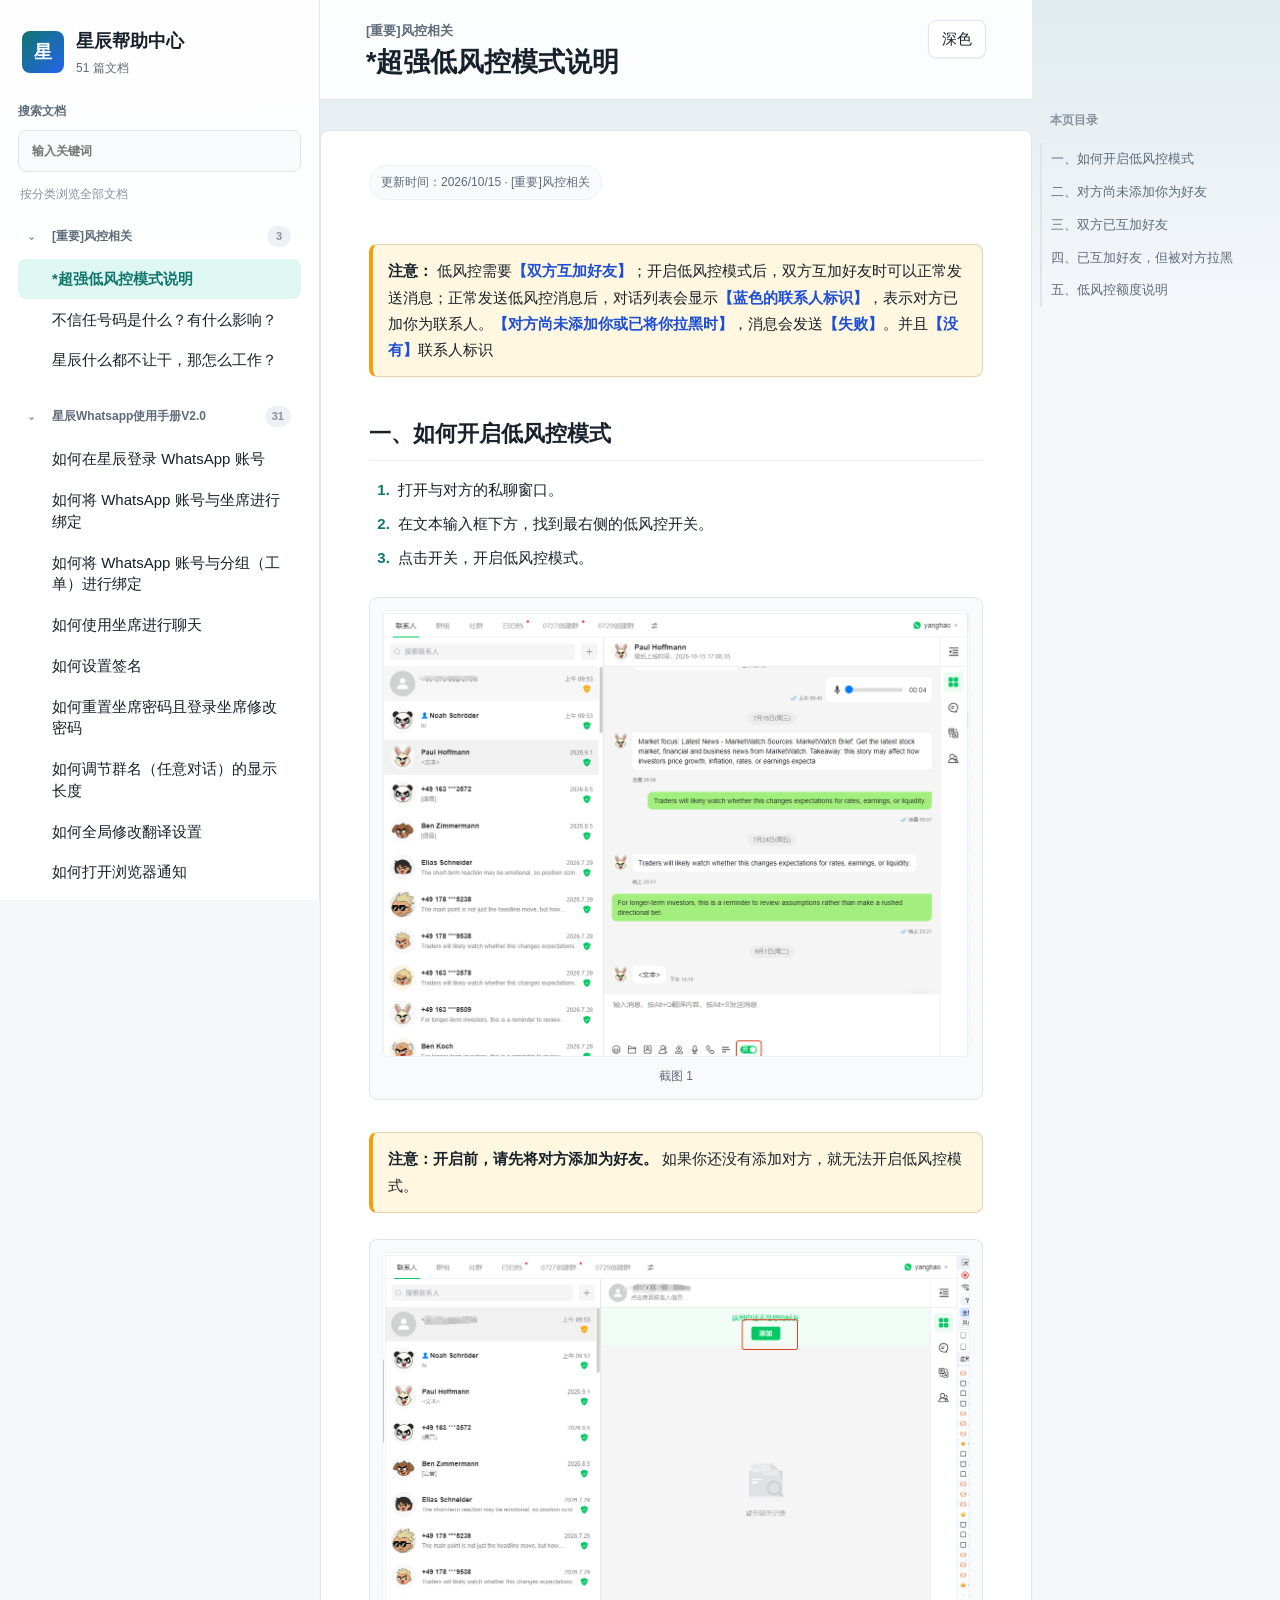
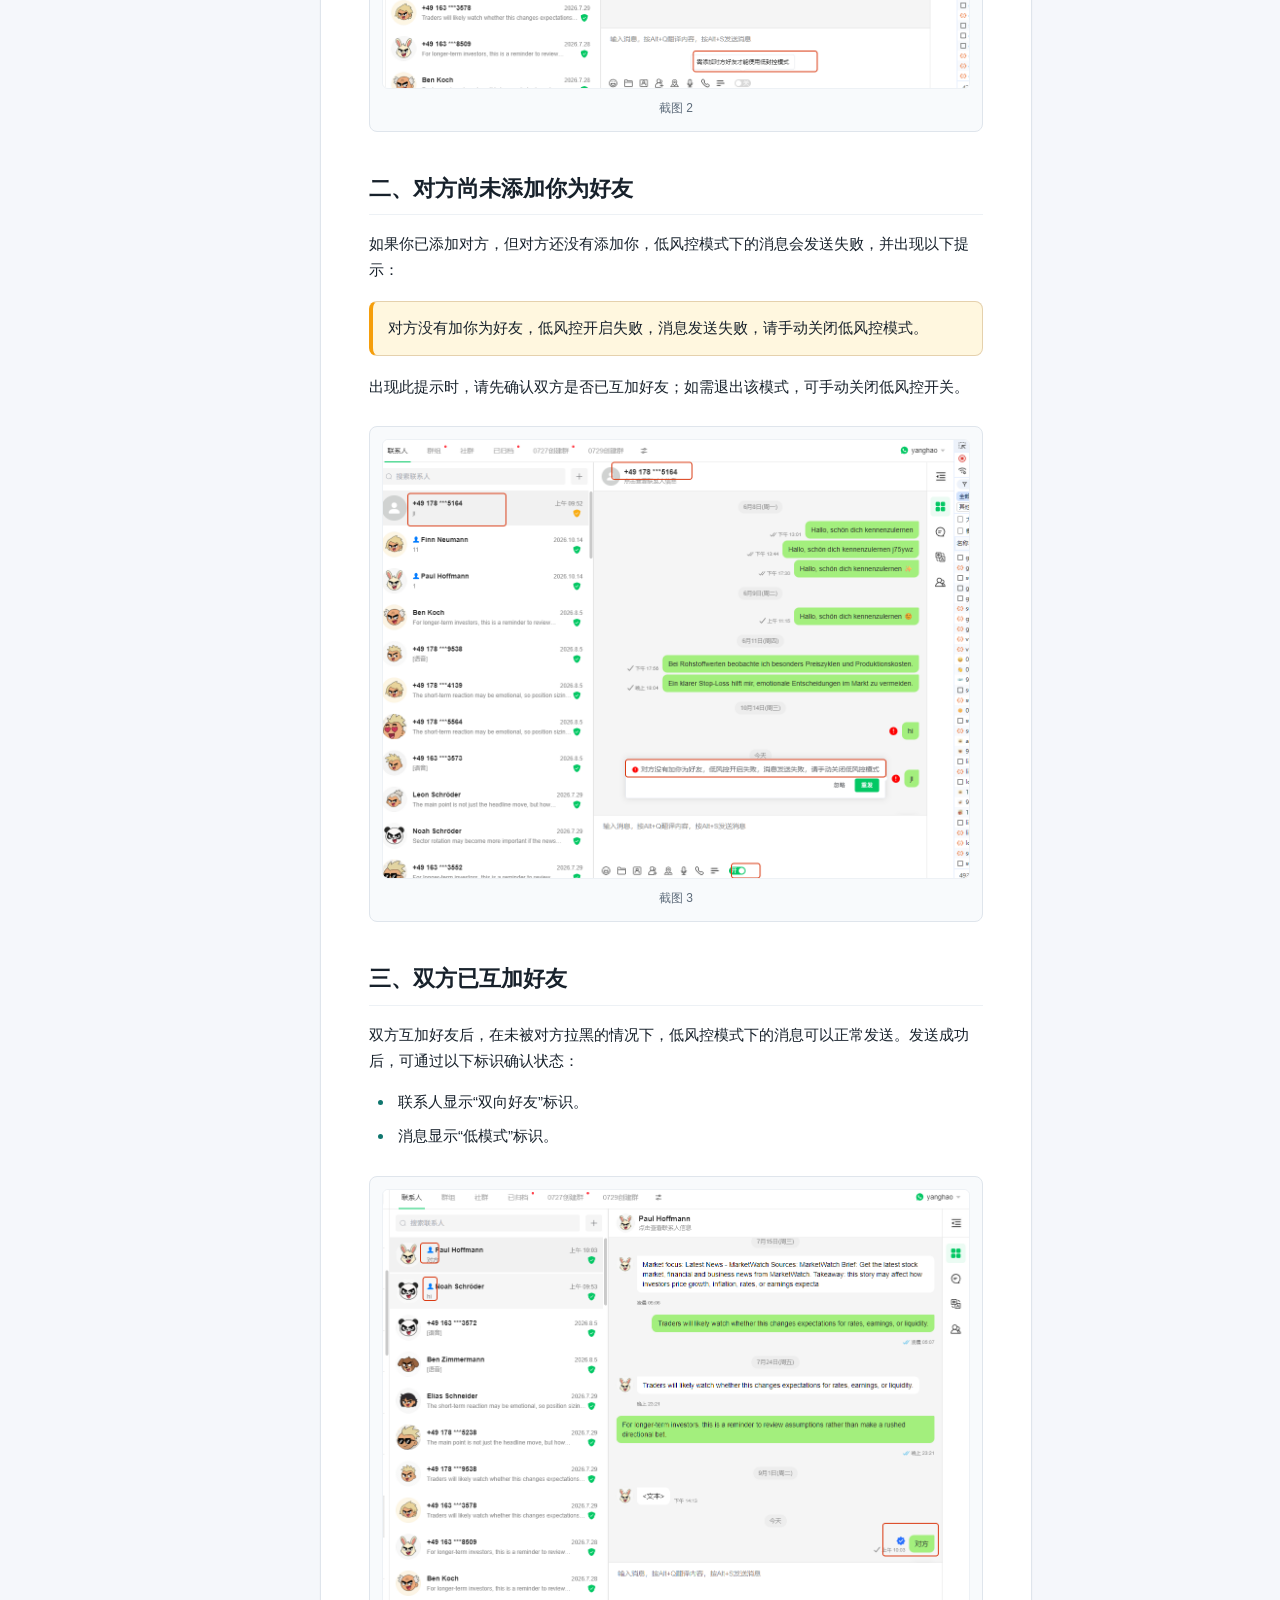
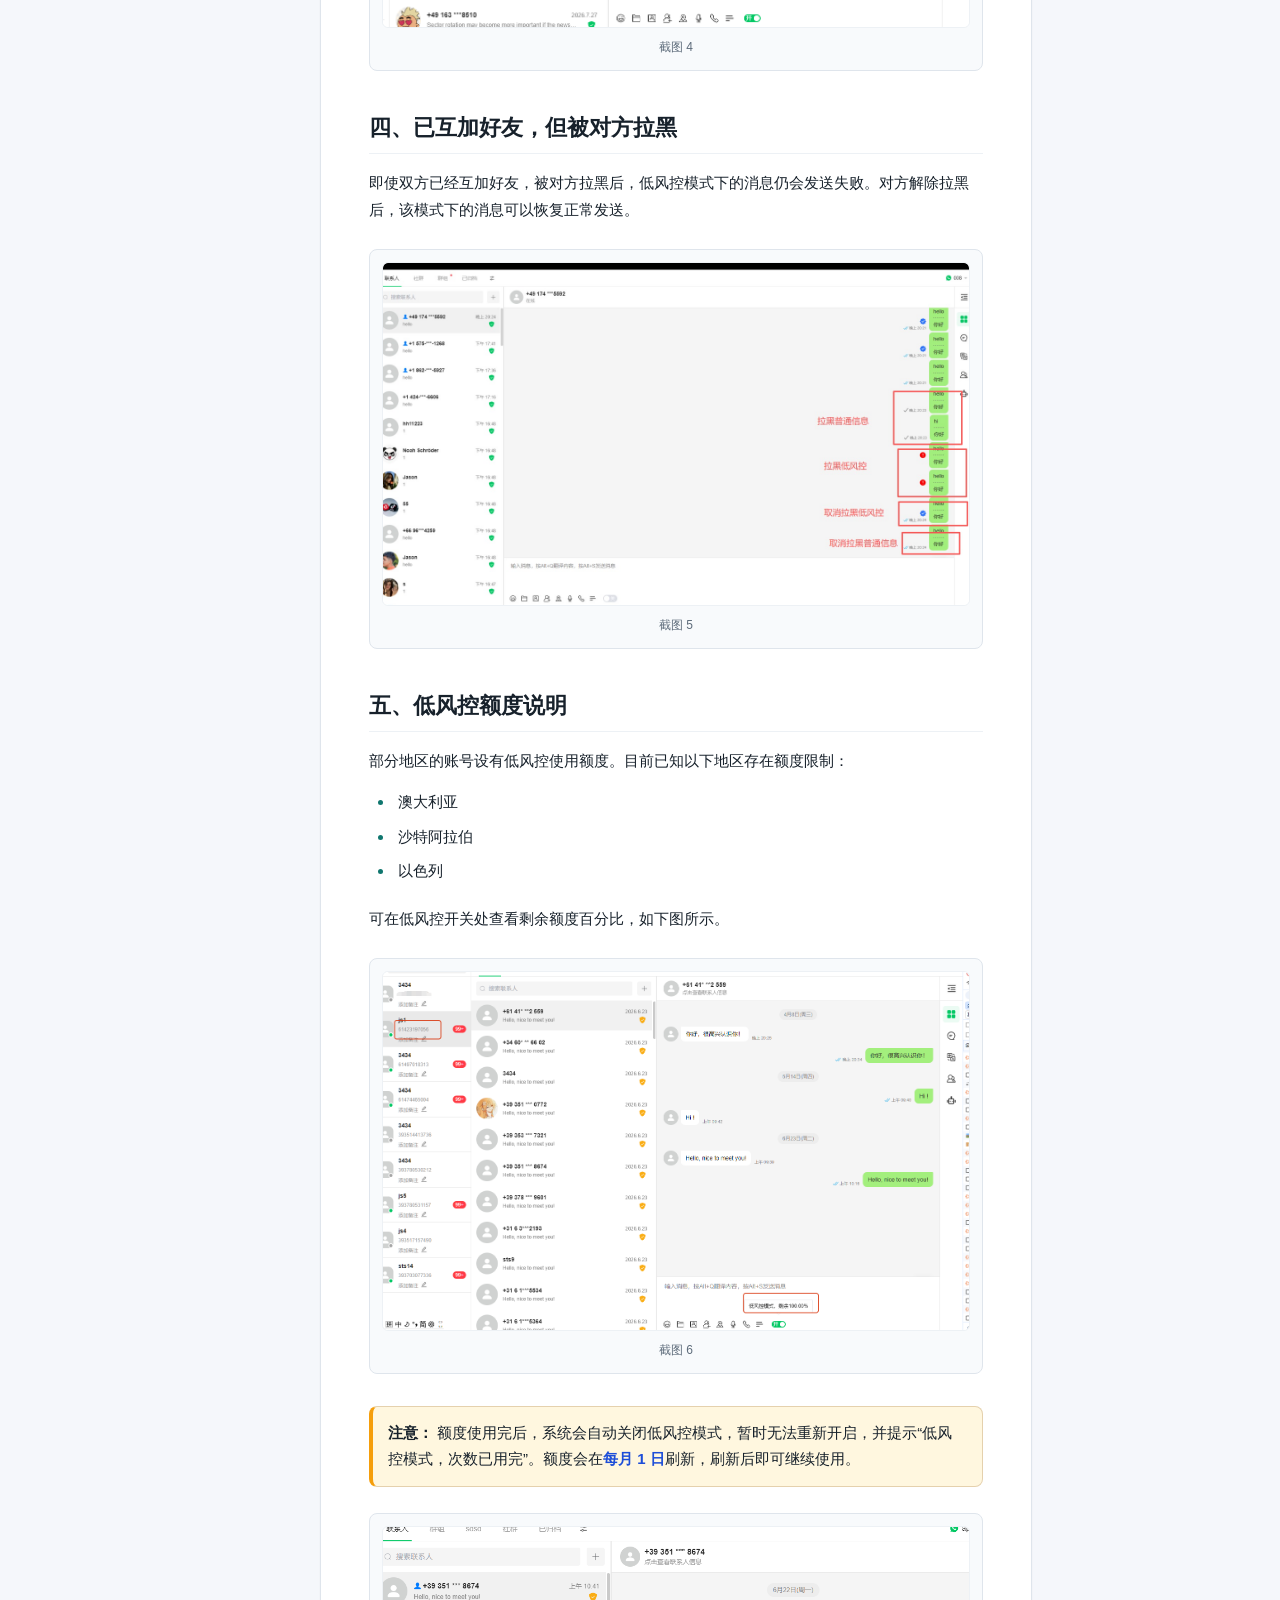
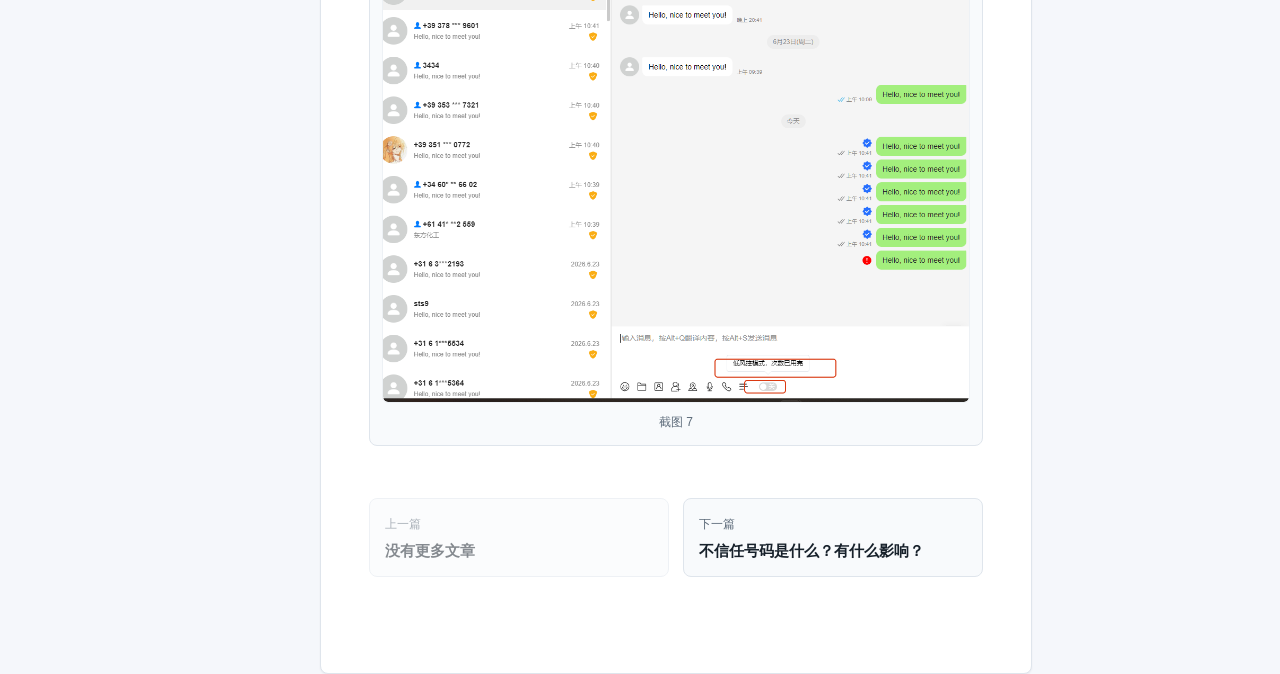
<file: site/index.html>
<!doctype html>
<html lang="zh-CN">
<head>
  <meta charset="utf-8">
  <meta name="viewport" content="width=device-width, initial-scale=1">
  <title>星辰帮助中心</title>
  <link rel="stylesheet" href="./styles.css">
</head>
<body>
  <svg aria-hidden="true" width="0" height="0" style="position:absolute;overflow:hidden">
    <symbol id="icon-chat-trust" viewBox="0 0 1024 1024">
      <path d="M512 64 160 192v266c0 224 142 421 352 502 210-81 352-278 352-502V192L512 64z"></path>
      <path d="M512 164 256 257v209c0 161 100 306 256 379 156-73 256-218 256-379V257L512 164z" opacity=".28"></path>
      <path d="m449 585-98-98-62 62 160 160 286-286-62-62-224 224z" fill="#fff"></path>
    </symbol>
  </svg>
  <div class="progress" id="progress"></div>
  <aside class="sidebar">
    <div class="brand">
      <div class="brand-mark">星</div>
      <div>
        <div class="brand-title">星辰帮助中心</div>
        <div class="brand-subtitle">51 篇文档</div>
      </div>
    </div>
    <label class="search">
      <span>搜索文档</span>
      <input id="searchInput" type="search" placeholder="输入关键词">
    </label>
    <div class="nav-status" id="navStatus"></div>
    <nav id="nav"></nav>
  </aside>
  <main class="content">
    <header class="topbar">
      <button id="menuButton" class="icon-button menu-button" type="button" aria-label="打开目录">☰</button>
      <div class="topbar-copy">
        <div class="breadcrumb" id="breadcrumb">文档</div>
        <h1 id="articleTitle"></h1>
      </div>
      <button id="themeToggle" class="theme-button" type="button" aria-label="切换主题">深色</button>
    </header>
    <article class="doc">
      <div class="meta" id="articleMeta"></div>
      <div id="articleBody"></div>
      <nav class="pager" id="pager"></nav>
    </article>
  </main>
  <aside class="toc">
    <div class="toc-title">本页目录</div>
    <nav id="tocNav"></nav>
  </aside>
  <div class="scrim" id="scrim"></div>
  <div class="lightbox" id="lightbox" aria-hidden="true">
    <button class="lightbox-close" id="lightboxClose" type="button" aria-label="关闭预览">×</button>
    <img id="lightboxImage" alt="">
  </div>
  <script id="docs-data" type="application/json">[{"category":{"id":"ed3f0d7c344fd76e614a5564","name":"[重要]风控相关","articlesCount":3},"articles":[{"id":"6ad1871a5bc74533b1b476fa","title":"*超强低风控模式说明","updatedAt":"2026-10-16T00:00:00+08:00","searchText":"\u003e   注意：   低风控需要\u003cstrong class=\"doc-blue-strong\"\u003e【双方互加好友】\u003c/strong\u003e；开启低风控模式后，双方互加好友时可以正常发送消息；正常发送低风控消息后，对话列表会显示\u003cstrong class=\"doc-blue-strong\"\u003e【蓝色的联系人标识】\u003c/strong\u003e，表示对方已加你为联系人。\u003cstrong class=\"doc-blue-strong\"\u003e【对方尚未添加你或已将你拉黑时】\u003c/strong\u003e，消息会发送\u003cstrong class=\"doc-blue-strong\"\u003e【失败】\u003c/strong\u003e。并且\u003cstrong class=\"doc-blue-strong\"\u003e【没有】\u003c/strong\u003e联系人标识     一、如何开启低风控模式  1. 打开与对方的私聊窗口。 2. 在文本输入框下方，找到最右侧的低风控开关。 3. 点击开关，开启低风控模式。    \u003e   注意：开启前，请先将对方添加为好友。   如果你还没有添加对方，就无法开启低风控模式。       二、对方尚未添加你为好友  如果你已添加对方，但对方还没有添加你，低风控模式下的消息会发送失败，并出现以下提示：  \u003e 对方没有加你为好友，低风控开启失败，消息发送失败，请手动关闭低风控模式。  出现此提示时，请先确认双方是否已互加好友；如需退出该模式，可手动关闭低风控开关。       三、双方已互加好友  双方互加好友后，在未被对方拉黑的情况下，低风控模式下的消息可以正常发送。发送成功后，可通过以下标识确认状态：  - 联系人显示“双向好友”标识。 - 消息显示“低模式”标识。       四、已互加好友，但被对方拉黑  即使双方已经互加好友，被对方拉黑后，低风控模式下的消息仍会发送失败。对方解除拉黑后，该模式下的消息可以恢复正常发送。       五、低风控额度说明  部分地区的账号设有低风控使用额度。目前已知以下地区存在额度限制：  - 澳大利亚 - 沙特阿拉伯 - 以色列  可在低风控开关处查看剩余额度百分比，如下图所示。    \u003e   注意：   额度使用完后，系统会自动关闭低风控模式，暂时无法重新开启，并提示“低风控模式，次数已用完”。额度会在\u003cstrong class=\"doc-blue-strong\"\u003e每月 1 日\u003c/strong\u003e刷新，刷新后即可继续使用。   ","html":"\u003cblockquote\u003e\u003cstrong\u003e注意：\u003c/strong\u003e 低风控需要\u003cstrong class=\"doc-blue-strong\"\u003e【双方互加好友】\u003c/strong\u003e；开启低风控模式后，双方互加好友时可以正常发送消息；正常发送低风控消息后，对话列表会显示\u003cstrong class=\"doc-blue-strong\"\u003e【蓝色的联系人标识】\u003c/strong\u003e，表示对方已加你为联系人。\u003cstrong class=\"doc-blue-strong\"\u003e【对方尚未添加你或已将你拉黑时】\u003c/strong\u003e，消息会发送\u003cstrong class=\"doc-blue-strong\"\u003e【失败】\u003c/strong\u003e。并且\u003cstrong class=\"doc-blue-strong\"\u003e【没有】\u003c/strong\u003e联系人标识\u003c/blockquote\u003e\n\u003ch2\u003e一、如何开启低风控模式\u003c/h2\u003e\n\u003col class=\"doc-list\"\u003e\u003cli\u003e打开与对方的私聊窗口。\u003c/li\u003e\u003cli\u003e在文本输入框下方，找到最右侧的低风控开关。\u003c/li\u003e\u003cli\u003e点击开关，开启低风控模式。\u003c/li\u003e\u003c/ol\u003e\n\u003cfigure\u003e\u003cimg src=\"./assets/images/manual-low-risk-1.png\" alt=\"\" loading=\"lazy\"\u003e\u003c/figure\u003e\n\u003cblockquote\u003e\u003cstrong\u003e注意：开启前，请先将对方添加为好友。\u003c/strong\u003e 如果你还没有添加对方，就无法开启低风控模式。\u003c/blockquote\u003e\n\u003cfigure\u003e\u003cimg src=\"./assets/images/manual-low-risk-2.png\" alt=\"\" loading=\"lazy\"\u003e\u003c/figure\u003e\n\u003ch2\u003e二、对方尚未添加你为好友\u003c/h2\u003e\n\u003cp\u003e如果你已添加对方，但对方还没有添加你，低风控模式下的消息会发送失败，并出现以下提示：\u003c/p\u003e\n\u003cblockquote\u003e对方没有加你为好友，低风控开启失败，消息发送失败，请手动关闭低风控模式。\u003c/blockquote\u003e\n\u003cp\u003e出现此提示时，请先确认双方是否已互加好友；如需退出该模式，可手动关闭低风控开关。\u003c/p\u003e\n\u003cfigure\u003e\u003cimg src=\"./assets/images/manual-low-risk-3.png\" alt=\"\" loading=\"lazy\"\u003e\u003c/figure\u003e\n\u003ch2\u003e三、双方已互加好友\u003c/h2\u003e\n\u003cp\u003e双方互加好友后，在未被对方拉黑的情况下，低风控模式下的消息可以正常发送。发送成功后，可通过以下标识确认状态：\u003c/p\u003e\n\u003cul class=\"doc-list\"\u003e\u003cli\u003e联系人显示“双向好友”标识。\u003c/li\u003e\u003cli\u003e消息显示“低模式”标识。\u003c/li\u003e\u003c/ul\u003e\n\u003cfigure\u003e\u003cimg src=\"./assets/images/manual-low-risk-4.png\" alt=\"\" loading=\"lazy\"\u003e\u003c/figure\u003e\n\u003ch2\u003e四、已互加好友，但被对方拉黑\u003c/h2\u003e\n\u003cp\u003e即使双方已经互加好友，被对方拉黑后，低风控模式下的消息仍会发送失败。对方解除拉黑后，该模式下的消息可以恢复正常发送。\u003c/p\u003e\n\u003cfigure\u003e\u003cimg src=\"./assets/images/manual-low-risk-5.png\" alt=\"\" loading=\"lazy\"\u003e\u003c/figure\u003e\n\u003ch2\u003e五、低风控额度说明\u003c/h2\u003e\n\u003cp\u003e部分地区的账号设有低风控使用额度。目前已知以下地区存在额度限制：\u003c/p\u003e\n\u003cul class=\"doc-list\"\u003e\u003cli\u003e澳大利亚\u003c/li\u003e\u003cli\u003e沙特阿拉伯\u003c/li\u003e\u003cli\u003e以色列\u003c/li\u003e\u003c/ul\u003e\n\u003cp\u003e可在低风控开关处查看剩余额度百分比，如下图所示。\u003c/p\u003e\n\u003cfigure\u003e\u003cimg src=\"./assets/images/manual-low-risk-6.png\" alt=\"\" loading=\"lazy\"\u003e\u003c/figure\u003e\n\u003cblockquote\u003e\u003cstrong\u003e注意：\u003c/strong\u003e 额度使用完后，系统会自动关闭低风控模式，暂时无法重新开启，并提示“低风控模式，次数已用完”。额度会在\u003cstrong class=\"doc-blue-strong\"\u003e每月 1 日\u003c/strong\u003e刷新，刷新后即可继续使用。\u003c/blockquote\u003e\n\u003cfigure\u003e\u003cimg src=\"./assets/images/manual-low-risk-7.png\" alt=\"\" loading=\"lazy\"\u003e\u003c/figure\u003e"},{"id":"919a5086ea70adfd02980fb4","title":"不信任号码是什么？有什么影响？","updatedAt":"2026-09-23T17:13:05+08:00","searchText":"  本文说明不信任标记的含义、影响、恢复情况，以及需要重点注意的互动行为。       一、不信任标记是什么  这个状态在不同的人打开你的对话时，可能出现不同结果，常见有以下三种：  1. \u003cstrong class=\"doc-blue-strong\"\u003e不弹出提示\u003c/strong\u003e。 2. \u003cstrong class=\"doc-blue-strong\"\u003e弹出官方提示\u003c/strong\u003e。 3. \u003cstrong class=\"doc-blue-strong\"\u003e账号明明在线，但对方搜索不到你的号码\u003c/strong\u003e。  这些结果由 WhatsApp 官方实时返回，可能因查看账号、时间或官方状态不同而变化。当你的账号被 WhatsApp 官方标记为\u003cstrong class=\"doc-blue-strong\"\u003e【不信任】\u003c/strong\u003e后，客户打开与你的聊天界面时，可能会看到如下官方提示。        “疑似销号”是什么意思  如果页面显示\u003cstrong class=\"doc-blue-strong\"\u003e【疑似销号】\u003c/strong\u003e，通常对应第三种情况：\u003cstrong class=\"doc-blue-strong\"\u003e账号明明在线，但对方搜索不到你的号码\u003c/strong\u003e。这表示官方返回的状态可能还没有完全同步，不一定代表账号已经真正注销。  \u003e   遇到“疑似销号”时，可以等待几分钟后重新进行一次信任检测，以确认账号是否已经变为【不信任】或恢复正常。         二、不信任标记有什么影响  不信任标记是当前版本需要重点关注的风控信号，与频繁封禁、扫号封禁、永久封禁等问题密切相关。  \u003e   不要只看账号是否在线或是否已解封，还需要关注账号是否被官方标记为【不信任】。    检测方法请参考： 如何进行信任检测  ../星辰Whatsapp使用手册V2.0/如何进行信任检测.md 。     三、不信任标记会解除吗  目前对\u003cstrong class=\"doc-blue-strong\"\u003e5 万个号码\u003c/strong\u003e的测试观察中，解除不信任标记的号码\u003cstrong class=\"doc-blue-strong\"\u003e不到 10 个\u003c/strong\u003e，即观察比例不到万分之二（0.02%）。  \u003e   恢复情况极少，不应把解除不信任标记作为后续使用账号的预期。以上为当前样本的观察结果，不代表恢复保证。    相关状态由官方收集数据后判断。现有检测手段只能查询结果，\u003cstrong class=\"doc-blue-strong\"\u003e无法查询官方具体的标记原因\u003c/strong\u003e。     四、哪些行为可能触发不信任标记  根据目前的观察，以下行为都可能触发官方判断是否标记账号：  1.   通过链接批量加群  ：每次加群，官方都会判断一次是否需要标记。 2.   添加好友  ：每次添加好友，官方都会判断一次是否需要标记。 3.   上传通讯录  ：每次上传，官方都会判断一次是否需要标记。 4.   大量接粉  ：每个粉丝的互动都可能触发一次官方判断。 5.   主动私聊  ：每条主动私聊消息，官方都会判断一次是否需要标记。     五、哪些情况属于主动私聊      没有绿盾，或账号复接后主动联系  没有绿盾时主动联系对方，属于主动私聊。账号复接后，\u003cstrong class=\"doc-blue-strong\"\u003e即使又有绿盾\u003c/strong\u003e，也需要按主动私聊对待。      有共同群，且登录后收到对方在群内发言  按当前观察，需要同时满足以下条件：  1. \u003cstrong class=\"doc-blue-strong\"\u003e与对方有共同群\u003c/strong\u003e。 2. \u003cstrong class=\"doc-blue-strong\"\u003e账号登录后，对方已在共同群内发言\u003c/strong\u003e。 3. \u003cstrong class=\"doc-blue-strong\"\u003e在对方发言后，再私聊对方\u003c/strong\u003e。  这种情况下，不按上述主动私聊情形判断。      有共同群，但对方未在群内发言  如果只是与对方有共同群，对方没有在共同群里发言，你就主动私聊对方，\u003cstrong class=\"doc-blue-strong\"\u003e仍属于主动私聊\u003c/strong\u003e。  \u003e   仅有共同群不等于可以主动私聊。这是目前较常见、重复操作较多的风险行为，需要特别注意。   ","html":"\u003cp class=\"lead\"\u003e\u003cstrong\u003e本文说明不信任标记的含义、影响、恢复情况，以及需要重点注意的互动行为。\u003c/strong\u003e\u003c/p\u003e\n\u003ch2\u003e一、不信任标记是什么\u003c/h2\u003e\n\u003cp\u003e这个状态在不同的人打开你的对话时，可能出现不同结果，常见有以下三种：\u003c/p\u003e\n\u003col class=\"doc-list\"\u003e\u003cli\u003e\u003cstrong class=\"doc-blue-strong\"\u003e不弹出提示\u003c/strong\u003e。\u003c/li\u003e\u003cli\u003e\u003cstrong class=\"doc-blue-strong\"\u003e弹出官方提示\u003c/strong\u003e。\u003c/li\u003e\u003cli\u003e\u003cstrong class=\"doc-blue-strong\"\u003e账号明明在线，但对方搜索不到你的号码\u003c/strong\u003e。\u003c/li\u003e\u003c/ol\u003e\n\u003cp\u003e这些结果由 WhatsApp 官方实时返回，可能因查看账号、时间或官方状态不同而变化。当你的账号被 WhatsApp 官方标记为\u003cstrong class=\"doc-blue-strong\"\u003e【不信任】\u003c/strong\u003e后，客户打开与你的聊天界面时，可能会看到如下官方提示。\u003c/p\u003e\n\u003cfigure\u003e\u003cimg src=\"./assets/images/untrusted-number-warning.png\" alt=\"\" loading=\"lazy\"\u003e\u003c/figure\u003e\n\u003ch3\u003e“疑似销号”是什么意思\u003c/h3\u003e\n\u003cp\u003e如果页面显示\u003cstrong class=\"doc-blue-strong\"\u003e【疑似销号】\u003c/strong\u003e，通常对应第三种情况：\u003cstrong class=\"doc-blue-strong\"\u003e账号明明在线，但对方搜索不到你的号码\u003c/strong\u003e。这表示官方返回的状态可能还没有完全同步，不一定代表账号已经真正注销。\u003c/p\u003e\n\u003cblockquote\u003e\u003cstrong\u003e遇到“疑似销号”时，可以等待几分钟后重新进行一次信任检测，以确认账号是否已经变为【不信任】或恢复正常。\u003c/strong\u003e\u003c/blockquote\u003e\n\u003cfigure\u003e\u003cimg src=\"./assets/images/untrusted-number-suspected-deleted.png\" alt=\"\" loading=\"lazy\"\u003e\u003c/figure\u003e\n\u003ch2\u003e二、不信任标记有什么影响\u003c/h2\u003e\n\u003cp\u003e不信任标记是当前版本需要重点关注的风控信号，与频繁封禁、扫号封禁、永久封禁等问题密切相关。\u003c/p\u003e\n\u003cblockquote\u003e\u003cstrong\u003e不要只看账号是否在线或是否已解封，还需要关注账号是否被官方标记为【不信任】。\u003c/strong\u003e\u003c/blockquote\u003e\n\u003cp\u003e检测方法请参考：\u003ca href=\"#6ab372e7a6acbf33a85160ac\"\u003e如何进行信任检测\u003c/a\u003e。\u003c/p\u003e\n\u003ch2\u003e三、不信任标记会解除吗\u003c/h2\u003e\n\u003cp\u003e目前对\u003cstrong class=\"doc-blue-strong\"\u003e5 万个号码\u003c/strong\u003e的测试观察中，解除不信任标记的号码\u003cstrong class=\"doc-blue-strong\"\u003e不到 10 个\u003c/strong\u003e，即观察比例不到万分之二（0.02%）。\u003c/p\u003e\n\u003cblockquote\u003e\u003cstrong\u003e恢复情况极少，不应把解除不信任标记作为后续使用账号的预期。以上为当前样本的观察结果，不代表恢复保证。\u003c/strong\u003e\u003c/blockquote\u003e\n\u003cp\u003e相关状态由官方收集数据后判断。现有检测手段只能查询结果，\u003cstrong class=\"doc-blue-strong\"\u003e无法查询官方具体的标记原因\u003c/strong\u003e。\u003c/p\u003e\n\u003ch2\u003e四、哪些行为可能触发不信任标记\u003c/h2\u003e\n\u003cp\u003e根据目前的观察，以下行为都可能触发官方判断是否标记账号：\u003c/p\u003e\n\u003col class=\"doc-list\"\u003e\u003cli\u003e\u003cstrong\u003e通过链接批量加群\u003c/strong\u003e：每次加群，官方都会判断一次是否需要标记。\u003c/li\u003e\u003cli\u003e\u003cstrong\u003e添加好友\u003c/strong\u003e：每次添加好友，官方都会判断一次是否需要标记。\u003c/li\u003e\u003cli\u003e\u003cstrong\u003e上传通讯录\u003c/strong\u003e：每次上传，官方都会判断一次是否需要标记。\u003c/li\u003e\u003cli\u003e\u003cstrong\u003e大量接粉\u003c/strong\u003e：每个粉丝的互动都可能触发一次官方判断。\u003c/li\u003e\u003cli\u003e\u003cstrong\u003e主动私聊\u003c/strong\u003e：每条主动私聊消息，官方都会判断一次是否需要标记。\u003c/li\u003e\u003c/ol\u003e\n\u003ch2\u003e五、哪些情况属于主动私聊\u003c/h2\u003e\n\u003ch3\u003e没有绿盾，或账号复接后主动联系\u003c/h3\u003e\n\u003cp\u003e没有绿盾时主动联系对方，属于主动私聊。账号复接后，\u003cstrong class=\"doc-blue-strong\"\u003e即使又有绿盾\u003c/strong\u003e，也需要按主动私聊对待。\u003c/p\u003e\n\u003ch3\u003e有共同群，且登录后收到对方在群内发言\u003c/h3\u003e\n\u003cp\u003e按当前观察，需要同时满足以下条件：\u003c/p\u003e\n\u003col class=\"doc-list\"\u003e\u003cli\u003e\u003cstrong class=\"doc-blue-strong\"\u003e与对方有共同群\u003c/strong\u003e。\u003c/li\u003e\u003cli\u003e\u003cstrong class=\"doc-blue-strong\"\u003e账号登录后，对方已在共同群内发言\u003c/strong\u003e。\u003c/li\u003e\u003cli\u003e\u003cstrong class=\"doc-blue-strong\"\u003e在对方发言后，再私聊对方\u003c/strong\u003e。\u003c/li\u003e\u003c/ol\u003e\n\u003cp\u003e这种情况下，不按上述主动私聊情形判断。\u003c/p\u003e\n\u003ch3\u003e有共同群，但对方未在群内发言\u003c/h3\u003e\n\u003cp\u003e如果只是与对方有共同群，对方没有在共同群里发言，你就主动私聊对方，\u003cstrong class=\"doc-blue-strong\"\u003e仍属于主动私聊\u003c/strong\u003e。\u003c/p\u003e\n\u003cblockquote\u003e\u003cstrong\u003e仅有共同群不等于可以主动私聊。这是目前较常见、重复操作较多的风险行为，需要特别注意。\u003c/strong\u003e\u003c/blockquote\u003e"},{"id":"3792e14562c0f180947d0e50","title":"星辰什么都不让干，那怎么工作？","updatedAt":"2026-09-23T21:54:07+08:00","searchText":"  星辰不建议部分操作，是为了提醒这些行为可能触发 WhatsApp 官方风控。开展业务前，需要区分账号状态、客户互动条件和不同功能的用途。    \u003e   以下为当前业务观察与使用建议。“低风控”不等于不会封号，绿盾、账号在线或已解封，也不代表账号没有风险。       一、为什么不建议主动加好友  不建议主动把客户或托号添加为联系人（好友），主要原因如下：  1. \u003cstrong class=\"doc-blue-strong\"\u003e每次添加好友都会触发官方评估，官方也会记录每次操作。\u003c/strong\u003e 即使当时没有封号，\u003cstrong class=\"doc-blue-strong\"\u003e操作记录仍会保留\u003c/strong\u003e，并可能影响后续信任状态。 2.   联系人权限会影响隐私信息的可见范围。   部分隐私设置默认对联系人开放，添加对方后，对方可能看到更多账号信息。\u003cstrong class=\"doc-blue-strong\"\u003e专业或观察仔细的客户，可能因你开放的隐私信息而质疑账号的真实性或正常使用情况。\u003c/strong\u003e 3. \u003cstrong class=\"doc-blue-strong\"\u003e邀请进群不要求先加好友。\u003c/strong\u003e 在星辰中，邀请能力主要看盾牌标识：\u003cstrong class=\"doc-blue-strong\"\u003e对方带有黄盾或绿盾，均可用于邀请进群。\u003c/strong\u003e      需要建立客户对话时怎么办  可以联系【F-对接群】使用“同步对话”功能，同步范围包括江河和星辰号码中的有效粉丝，无需先添加好友。  \u003e   同步对话主要用于后续拉群，不等于获得主动私聊权限。绿盾产生前，不要因为已经有对话记录就直接打招呼，否则有封号风险。       二、为什么不建议上传通讯录  上传通讯录相当于批量添加联系人，存在与主动加好友类似的风险。  如果目的是将托号加入列表后拉群，可以了解 如何添加托号  ../星辰Whatsapp使用手册V2.0/如何添加托号.md 。该功能取消了添加好友的动作，将符合条件的带盾牌号码加入联系人列表。  \u003e 添加托号与上传通讯录的区别在于：添加托号\u003cstrong class=\"doc-blue-strong\"\u003e没有“添加联系人”这一步\u003c/strong\u003e。同样地，无论添加托号还是上传通讯录，都\u003cstrong class=\"doc-blue-strong\"\u003e不能主动任意私聊客户\u003c/strong\u003e。     三、为什么不建议通过链接批量加群  通过链接进群时，官方可能针对每次进群行为进行评估。即使当时没有封号，也可能记录相关行为。  对于高风险或风险未知的群，可能出现以下影响：  1. 官方记录账号通过链接进群的行为。 2. 进群账号被封禁。 3. 群组被封禁。 4. 群被封禁时，群成员也可能受到进一步评估，甚至被封号。      群建得久，就一定稳定吗  \u003cstrong class=\"doc-blue-strong\"\u003e建群时间不能单独作为稳定性的判断依据。\u003c/strong\u003e无论群建立于几年前还是几天前，都不能只凭时间将其认定为“老群”或安全群。  为区分建群时间与实际使用表现，星辰将观察中相对稳定的群称为【低风控进出群】。这个名称并不保证后续操作不会触发风控，只能说\u003cstrong class=\"doc-blue-strong\"\u003e经星辰认证的这类群，风控相对较低\u003c/strong\u003e。      相关服务与功能  按当前服务说明，星辰可接受以\u003cstrong class=\"doc-blue-strong\"\u003e20 至 25 个新号为一组\u003c/strong\u003e、协助建立\u003cstrong class=\"doc-blue-strong\"\u003e150 个【低风控进出群】\u003c/strong\u003e的委托，预计\u003cstrong class=\"doc-blue-strong\"\u003e3 至 6 天\u003c/strong\u003e完成。使用这类群邀请客户进群，是当前业务建议中的一种方式。  星辰也提供 【批量进群】  https://doc.chuhaikf.com/site/ manual-batch-invite-groups 作为 【批量加群】  https://doc.chuhaikf.com/site/ 749e3e05e9e68b4ea6aca3a0 的替代功能。\u003cstrong class=\"doc-blue-strong\"\u003e批量进群是批量加群的低风控版本，建议优先选择。\u003c/strong\u003e     四、没有绿盾，如何与客户建立互动      1. 先理解绿盾的含义  绿盾是星辰根据互动情况归纳的标识，用于辅助判断主动联系客户的条件。它\u003cstrong class=\"doc-blue-strong\"\u003e不会因为登录时间或加好友时间自动产生\u003c/strong\u003e，也可能在\u003cstrong class=\"doc-blue-strong\"\u003e封号后丢失\u003c/strong\u003e。  恢复绿盾需要客户再次满足主动互动条件。  \u003e \u003cstrong class=\"doc-blue-strong\"\u003e【2026年9月23日更新】\u003c/strong\u003e如果账号已被官方标记为【不信任】，即使有绿盾，收发消息仍可能有较高封号风险。      2. 共同群中的互动条件  客户没有主动私聊时，\u003cstrong class=\"doc-blue-strong\"\u003e同时满足以下三个条件，一定会产生绿盾\u003c/strong\u003e：  1. \u003cstrong class=\"doc-blue-strong\"\u003e你与客户在同一个群内\u003c/strong\u003e。 2. \u003cstrong class=\"doc-blue-strong\"\u003e你的账号保持在线\u003c/strong\u003e。 3. \u003cstrong class=\"doc-blue-strong\"\u003e在线期间收到客户在共同群内的发言\u003c/strong\u003e。  \u003e   注意：   业务中要着重引导客户在共同群内发言交流，这样\u003cstrong class=\"doc-blue-strong\"\u003e群内所有在线托号都会因为满足条件获得客户的绿盾\u003c/strong\u003e，\u003cstrong class=\"doc-blue-strong\"\u003e有绿盾就能私聊\u003c/strong\u003e。  \u003e   注意：   这种条件有可能产生比绿盾更稳定的  超级绿盾  ，可以  无视  账号的  不信任  状态      3. 客户主动添加你为联系人  按当前功能说明，如果客户主动将你添加为联系人，可以使用【限量低风控发送】模式与其联系。  \u003e   条件是客户添加了你，而不是你主动添加客户。这个模式是低风控模式，满足条件基本可以保证低风控私聊。    坐席系统查询“客户是否已将你添加为联系人”的功能，原计划近期上线，使用时请以实际界面为准。   \u003e   注意：   这种条件有可能产生比绿盾更稳定的  超级绿盾  ，可以  无视  账号的  不信任  状态，复接后还会  保留超级绿盾        4. 不满足条件时，不要强行打招呼  如果上述条件都不满足，强行私聊可能导致封号或被官方标记。关于盾牌的详细说明，请参考 什么是盾牌超能力  ../常见问题/什么是盾牌超能力.md 。     五、接粉较多时，如何安排账号使用      1. 先区分账号状态  星辰在业务中将\u003cstrong class=\"doc-blue-strong\"\u003e已被标记为【不信任】的号码\u003c/strong\u003e称为\u003cstrong class=\"doc-blue-strong\"\u003e“不稳定号”\u003c/strong\u003e，将\u003cstrong class=\"doc-blue-strong\"\u003e尚未被标记的号码\u003c/strong\u003e称为\u003cstrong class=\"doc-blue-strong\"\u003e“暂稳定号”\u003c/strong\u003e。  \u003e   注意：   \u003cstrong class=\"doc-blue-strong\"\u003e“暂稳定”只表示当前观察结果，不代表长期稳定。\u003c/strong\u003e暂稳定号也会因为\u003cstrong class=\"doc-blue-strong\"\u003e乱操作被官方标记为【不信任】，成为废号\u003c/strong\u003e。      2. 根据风险安排角色  星辰建议业务改进方向：\u003cstrong class=\"doc-blue-strong\"\u003e不稳定号承担接粉等风险较高的工作\u003c/strong\u003e，角色包括\u003cstrong class=\"doc-blue-strong\"\u003e部分助理号和消耗型账号\u003c/strong\u003e；\u003cstrong class=\"doc-blue-strong\"\u003e暂稳定号用于老师号和部分助理号\u003c/strong\u003e。  \u003e   暂稳定号使用要求：   \u003cstrong class=\"doc-blue-strong\"\u003e禁止主动操作\u003c/strong\u003e；进群时\u003cstrong class=\"doc-blue-strong\"\u003e必须由其他账号邀请进群\u003c/strong\u003e。  已经被标记为\u003cstrong class=\"doc-blue-strong\"\u003e【不信任】\u003c/strong\u003e的账号，基本不会再恢复为暂稳定号。可以将其作为\u003cstrong class=\"doc-blue-strong\"\u003e消耗型号码\u003c/strong\u003e使用，用于接粉、必要的冒险打招呼等\u003cstrong class=\"doc-blue-strong\"\u003e必定触发风控审查的操作\u003c/strong\u003e。  \u003e   注意：   \u003cstrong class=\"doc-blue-strong\"\u003e不要主动补充不信任废号，也要尽量避免暂稳定号变成废号。\u003c/strong\u003e消耗型号码的成本\u003cstrong class=\"doc-blue-strong\"\u003e不到实卡号码的五分之一\u003c/strong\u003e。      3. 接粉后的衔接  \u003cstrong class=\"doc-blue-strong\"\u003e不稳定号或江河号码\u003c/strong\u003e接收的粉丝，可以通过\u003cstrong class=\"doc-blue-strong\"\u003e【同步粉丝】\u003c/strong\u003e等功能衔接，再由具备邀请条件的账号将客户邀请到群内。后续业务开展按照\u003cstrong class=\"doc-blue-strong\"\u003e【没有绿盾，如何与客户建立互动】\u003c/strong\u003e进行。  \u003e   注意：   \u003cstrong class=\"doc-blue-strong\"\u003e同步粉丝、邀请进群都是低风控操作。\u003c/strong\u003e      4. 同时考虑成本和持续使用能力  经过验证，部分号码的成本\u003cstrong class=\"doc-blue-strong\"\u003e比不稳定号低约 5—6 倍\u003c/strong\u003e，也能完成不稳定号码可以完成的工作。  安排业务时，应同时考虑账号成本、客户联系的连续性和封号风险，不要只关注单个账号还能使用多久。\u003cstrong class=\"doc-blue-strong\"\u003e不要纠结不稳定号码如何变回稳定，应该围绕维持号码暂稳定来规划业务。\u003c/strong\u003e ","html":"\u003cp class=\"lead\"\u003e\u003cstrong\u003e星辰不建议部分操作，是为了提醒这些行为可能触发 WhatsApp 官方风控。开展业务前，需要区分账号状态、客户互动条件和不同功能的用途。\u003c/strong\u003e\u003c/p\u003e\n\u003cblockquote\u003e\u003cstrong\u003e以下为当前业务观察与使用建议。“低风控”不等于不会封号，绿盾、账号在线或已解封，也不代表账号没有风险。\u003c/strong\u003e\u003c/blockquote\u003e\n\u003ch2\u003e一、为什么不建议主动加好友\u003c/h2\u003e\n\u003cp\u003e不建议主动把客户或托号添加为联系人（好友），主要原因如下：\u003c/p\u003e\n\u003col class=\"doc-list\"\u003e\u003cli\u003e\u003cstrong class=\"doc-blue-strong\"\u003e每次添加好友都会触发官方评估，官方也会记录每次操作。\u003c/strong\u003e 即使当时没有封号，\u003cstrong class=\"doc-blue-strong\"\u003e操作记录仍会保留\u003c/strong\u003e，并可能影响后续信任状态。\u003c/li\u003e\u003cli\u003e\u003cstrong\u003e联系人权限会影响隐私信息的可见范围。\u003c/strong\u003e 部分隐私设置默认对联系人开放，添加对方后，对方可能看到更多账号信息。\u003cstrong class=\"doc-blue-strong\"\u003e专业或观察仔细的客户，可能因你开放的隐私信息而质疑账号的真实性或正常使用情况。\u003c/strong\u003e\u003c/li\u003e\u003cli\u003e\u003cstrong class=\"doc-blue-strong\"\u003e邀请进群不要求先加好友。\u003c/strong\u003e 在星辰中，邀请能力主要看盾牌标识：\u003cstrong class=\"doc-blue-strong\"\u003e对方带有黄盾或绿盾，均可用于邀请进群。\u003c/strong\u003e\u003c/li\u003e\u003c/ol\u003e\n\u003ch3\u003e需要建立客户对话时怎么办\u003c/h3\u003e\n\u003cp\u003e可以联系【F-对接群】使用“同步对话”功能，同步范围包括江河和星辰号码中的有效粉丝，无需先添加好友。\u003c/p\u003e\n\u003cblockquote\u003e\u003cstrong\u003e同步对话主要用于后续拉群，不等于获得主动私聊权限。绿盾产生前，不要因为已经有对话记录就直接打招呼，否则有封号风险。\u003c/strong\u003e\u003c/blockquote\u003e\n\u003ch2\u003e二、为什么不建议上传通讯录\u003c/h2\u003e\n\u003cp\u003e上传通讯录相当于批量添加联系人，存在与主动加好友类似的风险。\u003c/p\u003e\n\u003cp\u003e如果目的是将托号加入列表后拉群，可以了解\u003ca href=\"#6a82f2f23892f81caa27c4a0\"\u003e如何添加托号\u003c/a\u003e。该功能取消了添加好友的动作，将符合条件的带盾牌号码加入联系人列表。\u003c/p\u003e\n\u003cblockquote\u003e添加托号与上传通讯录的区别在于：添加托号\u003cstrong class=\"doc-blue-strong\"\u003e没有“添加联系人”这一步\u003c/strong\u003e。同样地，无论添加托号还是上传通讯录，都\u003cstrong class=\"doc-blue-strong\"\u003e不能主动任意私聊客户\u003c/strong\u003e。\u003c/blockquote\u003e\n\u003ch2\u003e三、为什么不建议通过链接批量加群\u003c/h2\u003e\n\u003cp\u003e通过链接进群时，官方可能针对每次进群行为进行评估。即使当时没有封号，也可能记录相关行为。\u003c/p\u003e\n\u003cp\u003e对于高风险或风险未知的群，可能出现以下影响：\u003c/p\u003e\n\u003col class=\"doc-list\"\u003e\u003cli\u003e官方记录账号通过链接进群的行为。\u003c/li\u003e\u003cli\u003e进群账号被封禁。\u003c/li\u003e\u003cli\u003e群组被封禁。\u003c/li\u003e\u003cli\u003e群被封禁时，群成员也可能受到进一步评估，甚至被封号。\u003c/li\u003e\u003c/ol\u003e\n\u003ch3\u003e群建得久，就一定稳定吗\u003c/h3\u003e\n\u003cp\u003e\u003cstrong class=\"doc-blue-strong\"\u003e建群时间不能单独作为稳定性的判断依据。\u003c/strong\u003e无论群建立于几年前还是几天前，都不能只凭时间将其认定为“老群”或安全群。\u003c/p\u003e\n\u003cp\u003e为区分建群时间与实际使用表现，星辰将观察中相对稳定的群称为【低风控进出群】。这个名称并不保证后续操作不会触发风控，只能说\u003cstrong class=\"doc-blue-strong\"\u003e经星辰认证的这类群，风控相对较低\u003c/strong\u003e。\u003c/p\u003e\n\u003ch3\u003e相关服务与功能\u003c/h3\u003e\n\u003cp\u003e按当前服务说明，星辰可接受以\u003cstrong class=\"doc-blue-strong\"\u003e20 至 25 个新号为一组\u003c/strong\u003e、协助建立\u003cstrong class=\"doc-blue-strong\"\u003e150 个【低风控进出群】\u003c/strong\u003e的委托，预计\u003cstrong class=\"doc-blue-strong\"\u003e3 至 6 天\u003c/strong\u003e完成。使用这类群邀请客户进群，是当前业务建议中的一种方式。\u003c/p\u003e\n\u003cp\u003e星辰也提供\u003ca href=\"https://doc.chuhaikf.com/site/#manual-batch-invite-groups\"\u003e【批量进群】\u003c/a\u003e作为\u003ca href=\"https://doc.chuhaikf.com/site/#749e3e05e9e68b4ea6aca3a0\"\u003e【批量加群】\u003c/a\u003e的替代功能。\u003cstrong class=\"doc-blue-strong\"\u003e批量进群是批量加群的低风控版本，建议优先选择。\u003c/strong\u003e\u003c/p\u003e\n\u003ch2\u003e四、没有绿盾，如何与客户建立互动\u003c/h2\u003e\n\u003ch3\u003e1. 先理解绿盾的含义\u003c/h3\u003e\n\u003cp\u003e绿盾是星辰根据互动情况归纳的标识，用于辅助判断主动联系客户的条件。它\u003cstrong class=\"doc-blue-strong\"\u003e不会因为登录时间或加好友时间自动产生\u003c/strong\u003e，也可能在\u003cstrong class=\"doc-blue-strong\"\u003e封号后丢失\u003c/strong\u003e。\u003c/p\u003e\n\u003cp\u003e恢复绿盾需要客户再次满足主动互动条件。\u003c/p\u003e\n\u003cblockquote\u003e\u003cstrong class=\"doc-blue-strong\"\u003e【2026年9月23日更新】\u003c/strong\u003e如果账号已被官方标记为【不信任】，即使有绿盾，收发消息仍可能有较高封号风险。\u003c/blockquote\u003e\n\u003ch3\u003e2. 共同群中的互动条件\u003c/h3\u003e\n\u003cp\u003e客户没有主动私聊时，\u003cstrong class=\"doc-blue-strong\"\u003e同时满足以下三个条件，一定会产生绿盾\u003c/strong\u003e：\u003c/p\u003e\n\u003col class=\"doc-list\"\u003e\u003cli\u003e\u003cstrong class=\"doc-blue-strong\"\u003e你与客户在同一个群内\u003c/strong\u003e。\u003c/li\u003e\u003cli\u003e\u003cstrong class=\"doc-blue-strong\"\u003e你的账号保持在线\u003c/strong\u003e。\u003c/li\u003e\u003cli\u003e\u003cstrong class=\"doc-blue-strong\"\u003e在线期间收到客户在共同群内的发言\u003c/strong\u003e。\u003c/li\u003e\u003c/ol\u003e\n\u003cblockquote\u003e\u003cstrong\u003e注意：\u003c/strong\u003e 业务中要着重引导客户在共同群内发言交流，这样\u003cstrong class=\"doc-blue-strong\"\u003e群内所有在线托号都会因为满足条件获得客户的绿盾\u003c/strong\u003e，\u003cstrong class=\"doc-blue-strong\"\u003e有绿盾就能私聊\u003c/strong\u003e。\u003c/blockquote\u003e\n\u003cblockquote\u003e\u003cstrong\u003e注意：\u003c/strong\u003e 这种条件有可能产生比绿盾更稳定的\u003cstrong\u003e超级绿盾\u003c/strong\u003e，可以\u003cstrong\u003e无视\u003c/strong\u003e账号的\u003cstrong\u003e不信任\u003c/strong\u003e状态\u003c/blockquote\u003e\n\u003ch3\u003e3. 客户主动添加你为联系人\u003c/h3\u003e\n\u003cp\u003e按当前功能说明，如果客户主动将你添加为联系人，可以使用【限量低风控发送】模式与其联系。\u003c/p\u003e\n\u003cblockquote\u003e\u003cstrong\u003e条件是客户添加了你，而不是你主动添加客户。这个模式是低风控模式，满足条件基本可以保证低风控私聊。\u003c/strong\u003e\u003c/blockquote\u003e\n\u003cp\u003e坐席系统查询“客户是否已将你添加为联系人”的功能，原计划近期上线，使用时请以实际界面为准。\u003c/p\u003e\n\u003cblockquote\u003e\u003cstrong\u003e注意：\u003c/strong\u003e 这种条件有可能产生比绿盾更稳定的\u003cstrong\u003e超级绿盾\u003c/strong\u003e，可以\u003cstrong\u003e无视\u003c/strong\u003e账号的\u003cstrong\u003e不信任\u003c/strong\u003e状态，复接后还会\u003cstrong\u003e保留超级绿盾\u003c/strong\u003e\u003c/blockquote\u003e\n\u003ch3\u003e4. 不满足条件时，不要强行打招呼\u003c/h3\u003e\n\u003cp\u003e如果上述条件都不满足，强行私聊可能导致封号或被官方标记。关于盾牌的详细说明，请参考\u003ca href=\"#017fd6fd9859424b3e429587\"\u003e什么是盾牌超能力\u003c/a\u003e。\u003c/p\u003e\n\u003ch2\u003e五、接粉较多时，如何安排账号使用\u003c/h2\u003e\n\u003ch3\u003e1. 先区分账号状态\u003c/h3\u003e\n\u003cp\u003e星辰在业务中将\u003cstrong class=\"doc-blue-strong\"\u003e已被标记为【不信任】的号码\u003c/strong\u003e称为\u003cstrong class=\"doc-blue-strong\"\u003e“不稳定号”\u003c/strong\u003e，将\u003cstrong class=\"doc-blue-strong\"\u003e尚未被标记的号码\u003c/strong\u003e称为\u003cstrong class=\"doc-blue-strong\"\u003e“暂稳定号”\u003c/strong\u003e。\u003c/p\u003e\n\u003cblockquote\u003e\u003cstrong\u003e注意：\u003c/strong\u003e \u003cstrong class=\"doc-blue-strong\"\u003e“暂稳定”只表示当前观察结果，不代表长期稳定。\u003c/strong\u003e暂稳定号也会因为\u003cstrong class=\"doc-blue-strong\"\u003e乱操作被官方标记为【不信任】，成为废号\u003c/strong\u003e。\u003c/blockquote\u003e\n\u003ch3\u003e2. 根据风险安排角色\u003c/h3\u003e\n\u003cp\u003e星辰建议业务改进方向：\u003cstrong class=\"doc-blue-strong\"\u003e不稳定号承担接粉等风险较高的工作\u003c/strong\u003e，角色包括\u003cstrong class=\"doc-blue-strong\"\u003e部分助理号和消耗型账号\u003c/strong\u003e；\u003cstrong class=\"doc-blue-strong\"\u003e暂稳定号用于老师号和部分助理号\u003c/strong\u003e。\u003c/p\u003e\n\u003cblockquote\u003e\u003cstrong\u003e暂稳定号使用要求：\u003c/strong\u003e \u003cstrong class=\"doc-blue-strong\"\u003e禁止主动操作\u003c/strong\u003e；进群时\u003cstrong class=\"doc-blue-strong\"\u003e必须由其他账号邀请进群\u003c/strong\u003e。\u003c/blockquote\u003e\n\u003cp\u003e已经被标记为\u003cstrong class=\"doc-blue-strong\"\u003e【不信任】\u003c/strong\u003e的账号，基本不会再恢复为暂稳定号。可以将其作为\u003cstrong class=\"doc-blue-strong\"\u003e消耗型号码\u003c/strong\u003e使用，用于接粉、必要的冒险打招呼等\u003cstrong class=\"doc-blue-strong\"\u003e必定触发风控审查的操作\u003c/strong\u003e。\u003c/p\u003e\n\u003cblockquote\u003e\u003cstrong\u003e注意：\u003c/strong\u003e \u003cstrong class=\"doc-blue-strong\"\u003e不要主动补充不信任废号，也要尽量避免暂稳定号变成废号。\u003c/strong\u003e消耗型号码的成本\u003cstrong class=\"doc-blue-strong\"\u003e不到实卡号码的五分之一\u003c/strong\u003e。\u003c/blockquote\u003e\n\u003ch3\u003e3. 接粉后的衔接\u003c/h3\u003e\n\u003cp\u003e\u003cstrong class=\"doc-blue-strong\"\u003e不稳定号或江河号码\u003c/strong\u003e接收的粉丝，可以通过\u003cstrong class=\"doc-blue-strong\"\u003e【同步粉丝】\u003c/strong\u003e等功能衔接，再由具备邀请条件的账号将客户邀请到群内。后续业务开展按照\u003cstrong class=\"doc-blue-strong\"\u003e【没有绿盾，如何与客户建立互动】\u003c/strong\u003e进行。\u003c/p\u003e\n\u003cblockquote\u003e\u003cstrong\u003e注意：\u003c/strong\u003e \u003cstrong class=\"doc-blue-strong\"\u003e同步粉丝、邀请进群都是低风控操作。\u003c/strong\u003e\u003c/blockquote\u003e\n\u003ch3\u003e4. 同时考虑成本和持续使用能力\u003c/h3\u003e\n\u003cp\u003e经过验证，部分号码的成本\u003cstrong class=\"doc-blue-strong\"\u003e比不稳定号低约 5—6 倍\u003c/strong\u003e，也能完成不稳定号码可以完成的工作。\u003c/p\u003e\n\u003cp\u003e安排业务时，应同时考虑账号成本、客户联系的连续性和封号风险，不要只关注单个账号还能使用多久。\u003cstrong class=\"doc-blue-strong\"\u003e不要纠结不稳定号码如何变回稳定，应该围绕维持号码暂稳定来规划业务。\u003c/strong\u003e\u003c/p\u003e"}]},{"category":{"id":"4623ca0b97109196381e087b","name":"星辰Whatsapp使用手册V2.0","articlesCount":31},"articles":[{"id":"69a7d0daa889b919f4222ff9","title":"如何在星辰登录 WhatsApp 账号","updatedAt":"2026-05-20T19:56:33+08:00","searchText":"  登录前请先确认预计登录的账号数量，并购买对应数量的端口和IP,星辰的端口相当于一台手机，一个号登录需要一个端口和一个IP，即一号一端口一IP      一、购买 端口 1. 点击左上方【购买套餐】 2. 选择【whatsapp】产品，修改需要购买的端口个数，默认选择时间是一个月。       3. 勾选同意《服务协议》，点击【前往支付】，进入【确认订单】弹窗。 4. 确认订单信息无误后，必须点击【确认支付】。       5. 购买成功后，点击导航【账号管理】-\u003e【whatsapp】会看到购买的端口数目增加在【端口总数】和【可用端口数】。          二、购买 IP  登录 WhatsApp 账号前，建议先完成 IP 购买，避免后续绑定或登录时因 IP 未准备好影响操作。  1. 在左侧菜单点击【IP 列表】，进入 IP 管理页面。 2. 在 IP 列表中查看当前账号已拥有的 IP 情况。 3. 点击右侧【购买 IP】按钮，打开【购买 IP】弹窗。        填写购买信息  1. 选择需要购买的 IP 国家或地区。 2. 选择购买数量。目前 IP 仅支持单次购买 30 天。 3. 勾选同意《服务协议》，点击【前往支付】，进入【确认订单】弹窗。       4. 确认订单信息无误后，必须点击【确认支付】。     \u003e 注意：必须看清楚国家和数量是否对，购买错误无法退款。       5. 页面提示【支付成功】后，表示端口购买成功。  \u003e 注意：IP 购买最晚 30 分钟发货，平均发货时间为 10 分钟。如果超过 30 分钟仍未到账，请联系客服处理。为保证账号能正常登录和使用，建议提前购买 IP。        三、将 WhatsApp 账号登录到管理员账号下  \u003e 建议先完成 IP 购买，再进行账号登录或绑定操作。  1. 点击导航【账号管理】-\u003e【whatsapp】-\u003e 【登录】按钮，打开登录弹窗。       2. 选择已购买的ip -\u003e填写托号预设昵称 -\u003e 选择 国家 -\u003e 填入 国家区号的号码，如：86135    3252，点击【确认】。     3. 如果号码没有被注册，请求发送成功会弹出【验证码】输入窗口，输入手机收到的短信验证码，再次点击【确认】，如果页面显示【导入成功】代表号码已经注册并登录成功。         4. 如果号码已经被注册，请求发送成功会弹出【主设备验证码】输入窗口，输入手机whatsapp上弹出的转移码，再次点击【确认】，如果页面显示【导入成功】代表号码已经转移并登录成功。    \u003e 注意：如果明知号码已经被注册，但是登录【自动】发的是短信，可以在第2点，选择【设备转移码】强制发出转移码    \u003e 注意：转移码不能正常识别的号码，大多数是风控中的号码（风控不等于封号，表现是不让正常登录），故强制模式有一定失败的概率，遇到登录失败24小时后再试         5. 登录成功后，【WhatsApp 账号】会加入到【星辰客服系统】中，后续可绑定坐席并进行业务操作。     四、下一步：绑定坐席  账号登录到星辰客服系统后，如需由坐席继续操作，请参考： 如何将 WhatsApp 账号与坐席进行绑定  ./如何将 WhatsApp 账号与坐席进行绑定.md  ","html":"\u003cp class=\"lead\"\u003e\u003cstrong\u003e登录前请先确认预计登录的账号数量，并购买对应数量的端口和IP,星辰的端口相当于一台手机，一个号登录需要一个端口和一个IP，即一号一端口一IP\u003c/strong\u003e\u003c/p\u003e\n\u003ch2\u003e一、购买 端口\u003c/h2\u003e\n\u003col class=\"doc-list\"\u003e\u003cli\u003e点击左上方【购买套餐】\u003c/li\u003e\u003cli\u003e选择【whatsapp】产品，修改需要购买的端口个数，默认选择时间是一个月。\u003cfigure\u003e\u003cimg src=\"./assets/images/buy-port-product.png\" alt=\"\" loading=\"lazy\"\u003e\u003c/figure\u003e\u003c/li\u003e\u003cli\u003e勾选同意《服务协议》，点击【前往支付】，进入【确认订单】弹窗。\u003c/li\u003e\u003cli\u003e确认订单信息无误后，必须点击【确认支付】。\u003cfigure\u003e\u003cimg src=\"./assets/images/buy-port-confirm.png\" alt=\"\" loading=\"lazy\"\u003e\u003c/figure\u003e\u003c/li\u003e\u003cli\u003e购买成功后，点击导航【账号管理】-\u0026gt;【whatsapp】会看到购买的端口数目增加在【端口总数】和【可用端口数】。\u003cfigure\u003e\u003cimg src=\"./assets/images/buy-port-success.png\" alt=\"\" loading=\"lazy\"\u003e\u003c/figure\u003e\u003c/li\u003e\u003c/ol\u003e\n\u003ch2\u003e二、购买 IP\u003c/h2\u003e\n\u003cp\u003e登录 WhatsApp 账号前，建议先完成 IP 购买，避免后续绑定或登录时因 IP 未准备好影响操作。\u003c/p\u003e\n\u003col class=\"doc-list\"\u003e\u003cli\u003e在左侧菜单点击【IP 列表】，进入 IP 管理页面。\u003c/li\u003e\u003cli\u003e在 IP 列表中查看当前账号已拥有的 IP 情况。\u003c/li\u003e\u003cli\u003e点击右侧【购买 IP】按钮，打开【购买 IP】弹窗。\u003c/li\u003e\u003c/ol\u003e\n\u003cfigure\u003e\u003cimg src=\"./assets/images/zukmwa7IZW-ac64f475bc.png\" alt=\"\" loading=\"lazy\"\u003e\u003c/figure\u003e\n\u003ch3\u003e填写购买信息\u003c/h3\u003e\n\u003col class=\"doc-list\"\u003e\u003cli\u003e选择需要购买的 IP 国家或地区。\u003c/li\u003e\u003cli\u003e选择购买数量。目前 IP 仅支持单次购买 30 天。\u003c/li\u003e\u003cli\u003e勾选同意《服务协议》，点击【前往支付】，进入【确认订单】弹窗。\u003cfigure\u003e\u003cimg src=\"./assets/images/ht7o55Co4x-7f8b61a70d.png\" alt=\"\" loading=\"lazy\"\u003e\u003c/figure\u003e\u003c/li\u003e\u003cli\u003e确认订单信息无误后，必须点击【确认支付】。\u003cblockquote\u003e注意：必须看清楚国家和数量是否对，购买错误无法退款。\u003c/blockquote\u003e\u003cfigure\u003e\u003cimg src=\"./assets/images/jXLbKgRBEt-982b576941.png\" alt=\"\" loading=\"lazy\"\u003e\u003c/figure\u003e\u003c/li\u003e\u003cli\u003e页面提示【支付成功】后，表示端口购买成功。\u003c/li\u003e\u003c/ol\u003e\n\u003cblockquote\u003e注意：IP 购买最晚 30 分钟发货，平均发货时间为 10 分钟。如果超过 30 分钟仍未到账，请联系客服处理。为保证账号能正常登录和使用，建议提前购买 IP。\u003c/blockquote\u003e\n\u003cfigure\u003e\u003cimg src=\"./assets/images/9OKAADOYLf-be6448c8b0.png\" alt=\"\" loading=\"lazy\"\u003e\u003c/figure\u003e\n\u003ch2\u003e三、将 WhatsApp 账号登录到管理员账号下\u003c/h2\u003e\n\u003cblockquote\u003e建议先完成 IP 购买，再进行账号登录或绑定操作。\u003c/blockquote\u003e\n\u003col class=\"doc-list\"\u003e\u003cli\u003e点击导航【账号管理】-\u0026gt;【whatsapp】-\u0026gt; 【登录】按钮，打开登录弹窗。\u003cfigure\u003e\u003cimg src=\"./assets/images/8BrgAWN41H-aec3eeffd6.png\" alt=\"\" loading=\"lazy\"\u003e\u003c/figure\u003e\u003c/li\u003e\u003cli\u003e选择已购买的ip -\u0026gt;填写托号预设昵称 -\u0026gt; 选择 国家 -\u0026gt; 填入 国家区号的号码，如：86135****3252，点击【确认】。\u003cfigure\u003e\u003cimg src=\"./assets/images/8_tBTq4P4H-024a697adc.png\" alt=\"\" loading=\"lazy\"\u003e\u003c/figure\u003e\u003c/li\u003e\u003cli\u003e如果号码没有被注册，请求发送成功会弹出【验证码】输入窗口，输入手机收到的短信验证码，再次点击【确认】，如果页面显示【导入成功】代表号码已经注册并登录成功。\u003cfigure\u003e\u003cimg src=\"./assets/images/u8Phpw7b7j-2ae6016992.png\" alt=\"\" loading=\"lazy\"\u003e\u003c/figure\u003e\u003cfigure\u003e\u003cimg src=\"./assets/images/login-success-extra.png\" alt=\"\" loading=\"lazy\"\u003e\u003c/figure\u003e\u003c/li\u003e\u003cli\u003e如果号码已经被注册，请求发送成功会弹出【主设备验证码】输入窗口，输入手机whatsapp上弹出的转移码，再次点击【确认】，如果页面显示【导入成功】代表号码已经转移并登录成功。\u003cblockquote\u003e注意：如果明知号码已经被注册，但是登录【自动】发的是短信，可以在第2点，选择【设备转移码】强制发出转移码\u003c/blockquote\u003e\u003cblockquote\u003e注意：转移码不能正常识别的号码，大多数是风控中的号码（风控不等于封号，表现是不让正常登录），故强制模式有一定失败的概率，遇到登录失败24小时后再试\u003c/blockquote\u003e\u003cfigure\u003e\u003cimg src=\"./assets/images/login-transfer-code.png\" alt=\"\" loading=\"lazy\"\u003e\u003c/figure\u003e\u003cfigure\u003e\u003cimg src=\"./assets/images/login-success-extra.png\" alt=\"\" loading=\"lazy\"\u003e\u003c/figure\u003e\u003c/li\u003e\u003cli\u003e登录成功后，【WhatsApp 账号】会加入到【星辰客服系统】中，后续可绑定坐席并进行业务操作。\u003c/li\u003e\u003c/ol\u003e\n\u003ch2\u003e四、下一步：绑定坐席\u003c/h2\u003e\n\u003cp\u003e账号登录到星辰客服系统后，如需由坐席继续操作，请参考：\u003ca href=\"#8a8a83d08de3e1db318905f2\"\u003e如何将 WhatsApp 账号与坐席进行绑定\u003c/a\u003e\u003c/p\u003e"},{"id":"8a8a83d08de3e1db318905f2","title":"如何将 WhatsApp 账号与坐席进行绑定","updatedAt":"2026-05-20T18:45:00+08:00","searchText":"  本文说明如何新建坐席账号，并将 WhatsApp 账号绑定到对应坐席。绑定完成后，坐席登录坐席系统即可操作该 WhatsApp 账号。    \u003e 注意：如果需要更改已绑定的坐席（在坐席中去掉某个号码的绑定），请联系【F-对接群】里面反馈。     一、新建坐席账号  1. 展开左侧菜单【客服坐席】，点击【坐席列表】。       2. 进入【坐席列表】后，点击【新增】，打开【新增坐席账号】弹窗。           3. 按要求填写坐席账号信息，确认无误后点击【确定】。       4. 页面提示创建成功后，即完成坐席账号新建。     二、将 WhatsApp 账号绑定到坐席  1. 在坐席列表中找到需要绑定的坐席账号，点击该账号旁边的【编辑】。       2. 在编辑弹窗中，点击【WhatsApp 账号】旁边的文本框，打开账号选择弹窗。       3. 勾选需要绑定到该坐席的 WhatsApp 账号，点击【确定】。       4. 回到编辑弹窗后，再次点击【确定】，保存绑定关系。       5. 页面提示【编辑成功】，且【绑定账号数】发生变化，即表示 WhatsApp 账号绑定成功。坐席登录【坐席系统】后，即可操作该 WhatsApp 账号。          三、坐席功能权限说明  坐席权限会影响坐席系统中可使用的功能。创建或编辑坐席时，请根据业务需要勾选对应权限。  1. 好友权限     勾选后，坐席系统可以使用查找联系人功能；不勾选则无法查找联系人。           2. 群组 / 社群权限     勾选后，坐席系统可以创建群组和创建社群；不勾选则无法使用相关功能。           3. 聊天权限     勾选后，坐席系统可以进行私聊和群聊；不勾选则无法使用聊天功能。          ","html":"\u003cp class=\"lead\"\u003e\u003cstrong\u003e本文说明如何新建坐席账号，并将 WhatsApp 账号绑定到对应坐席。绑定完成后，坐席登录坐席系统即可操作该 WhatsApp 账号。\u003c/strong\u003e\u003c/p\u003e\n\u003cblockquote\u003e注意：如果需要更改已绑定的坐席（在坐席中去掉某个号码的绑定），请联系【F-对接群】里面反馈。\u003c/blockquote\u003e\n\u003ch2\u003e一、新建坐席账号\u003c/h2\u003e\n\u003col class=\"doc-list\"\u003e\u003cli\u003e展开左侧菜单【客服坐席】，点击【坐席列表】。\u003cfigure\u003e\u003cimg src=\"./assets/images/hDQb6UAHeJ-fc6d2060be.png\" alt=\"\" loading=\"lazy\"\u003e\u003c/figure\u003e\u003c/li\u003e\u003cli\u003e进入【坐席列表】后，点击【新增】，打开【新增坐席账号】弹窗。\u003cfigure\u003e\u003cimg src=\"./assets/images/ivDF8Eek4O-7c164b9b23.png\" alt=\"\" loading=\"lazy\"\u003e\u003c/figure\u003e\u003cfigure\u003e\u003cimg src=\"./assets/images/cunM36JQn7-b76b9026ba.png\" alt=\"\" loading=\"lazy\"\u003e\u003c/figure\u003e\u003c/li\u003e\u003cli\u003e按要求填写坐席账号信息，确认无误后点击【确定】。\u003cfigure\u003e\u003cimg src=\"./assets/images/GsAG5kF1D7-9348d11869.png\" alt=\"\" loading=\"lazy\"\u003e\u003c/figure\u003e\u003c/li\u003e\u003cli\u003e页面提示创建成功后，即完成坐席账号新建。\u003c/li\u003e\u003c/ol\u003e\n\u003ch2\u003e二、将 WhatsApp 账号绑定到坐席\u003c/h2\u003e\n\u003col class=\"doc-list\"\u003e\u003cli\u003e在坐席列表中找到需要绑定的坐席账号，点击该账号旁边的【编辑】。\u003cfigure\u003e\u003cimg src=\"./assets/images/edmLwJPj8j-9b5275d1a0.png\" alt=\"\" loading=\"lazy\"\u003e\u003c/figure\u003e\u003c/li\u003e\u003cli\u003e在编辑弹窗中，点击【WhatsApp 账号】旁边的文本框，打开账号选择弹窗。\u003cfigure\u003e\u003cimg src=\"./assets/images/e-N43l7OJa-5faf0eec6d.png\" alt=\"\" loading=\"lazy\"\u003e\u003c/figure\u003e\u003c/li\u003e\u003cli\u003e勾选需要绑定到该坐席的 WhatsApp 账号，点击【确定】。\u003cfigure\u003e\u003cimg src=\"./assets/images/GqDGLUdIRf-eb927d61e8.png\" alt=\"\" loading=\"lazy\"\u003e\u003c/figure\u003e\u003c/li\u003e\u003cli\u003e回到编辑弹窗后，再次点击【确定】，保存绑定关系。\u003cfigure\u003e\u003cimg src=\"./assets/images/EC-WAwgfI1-9860e0f427.png\" alt=\"\" loading=\"lazy\"\u003e\u003c/figure\u003e\u003c/li\u003e\u003cli\u003e页面提示【编辑成功】，且【绑定账号数】发生变化，即表示 WhatsApp 账号绑定成功。坐席登录【坐席系统】后，即可操作该 WhatsApp 账号。\u003cfigure\u003e\u003cimg src=\"./assets/images/qTN1gsZA6V-e655212994.png\" alt=\"\" loading=\"lazy\"\u003e\u003c/figure\u003e\u003c/li\u003e\u003c/ol\u003e\n\u003ch2\u003e三、坐席功能权限说明\u003c/h2\u003e\n\u003cp\u003e坐席权限会影响坐席系统中可使用的功能。创建或编辑坐席时，请根据业务需要勾选对应权限。\u003c/p\u003e\n\u003col class=\"doc-list\"\u003e\u003cli\u003e好友权限\u003cp\u003e勾选后，坐席系统可以使用查找联系人功能；不勾选则无法查找联系人。\u003c/p\u003e\u003cfigure\u003e\u003cimg src=\"./assets/images/FokS5hW5ip-1a38caa1c7.png\" alt=\"\" loading=\"lazy\"\u003e\u003c/figure\u003e\u003cfigure\u003e\u003cimg src=\"./assets/images/hUT11-PWuR-4d72132ee5.png\" alt=\"\" loading=\"lazy\"\u003e\u003c/figure\u003e\u003c/li\u003e\u003cli\u003e群组 / 社群权限\u003cp\u003e勾选后，坐席系统可以创建群组和创建社群；不勾选则无法使用相关功能。\u003c/p\u003e\u003cfigure\u003e\u003cimg src=\"./assets/images/qU8ni7gCru-57529cdf9f.png\" alt=\"\" loading=\"lazy\"\u003e\u003c/figure\u003e\u003cfigure\u003e\u003cimg src=\"./assets/images/cT6DG-S15r-665d0450a2.png\" alt=\"\" loading=\"lazy\"\u003e\u003c/figure\u003e\u003c/li\u003e\u003cli\u003e聊天权限\u003cp\u003e勾选后，坐席系统可以进行私聊和群聊；不勾选则无法使用聊天功能。\u003c/p\u003e\u003cfigure\u003e\u003cimg src=\"./assets/images/NomAZA1Yav-24192bcf3d.png\" alt=\"\" loading=\"lazy\"\u003e\u003c/figure\u003e\u003cfigure\u003e\u003cimg src=\"./assets/images/f8SwCB7Szj-07e2032b10.png\" alt=\"\" loading=\"lazy\"\u003e\u003c/figure\u003e\u003c/li\u003e\u003c/ol\u003e"},{"id":"4bd71ff4ff791cc70cb2b33a","title":"如何将 WhatsApp 账号与分组（工单）进行绑定","updatedAt":"2026-05-20T18:50:00+08:00","searchText":"  本文说明如何将 WhatsApp 账号绑定到指定分组（工单）。绑定完成后，账号会归属到对应工单下，方便后续分组管理和业务操作。    \u003e 注意：接粉工单号请找【阿宝】提供。如需调整或更改工单，也请联系【阿宝】处理。     一、进入 WhatsApp 账号列表  1. 在左侧菜单中点击【账号管理】。 2. 点击【WhatsApp】，进入【WhatsApp 账号列表】。          二、选择需要绑定的账号  1. 在账号列表中，找到需要绑定分组的 WhatsApp 账号。 2. 勾选【未绑定分组】的 WhatsApp 账号。 3. 点击【绑定分组】，打开【选择分组】弹窗。              三、输入工单号并确认绑定  1. 在弹窗中输入【阿宝】分配的工单号。 2. 确认工单号无误后，点击【确定】。 3. 页面提示【绑定成功】后，表示 WhatsApp 账号已成功绑定到对应分组（工单）。      ","html":"\u003cp class=\"lead\"\u003e\u003cstrong\u003e本文说明如何将 WhatsApp 账号绑定到指定分组（工单）。绑定完成后，账号会归属到对应工单下，方便后续分组管理和业务操作。\u003c/strong\u003e\u003c/p\u003e\n\u003cblockquote\u003e注意：接粉工单号请找【阿宝】提供。如需调整或更改工单，也请联系【阿宝】处理。\u003c/blockquote\u003e\n\u003ch2\u003e一、进入 WhatsApp 账号列表\u003c/h2\u003e\n\u003col class=\"doc-list\"\u003e\u003cli\u003e在左侧菜单中点击【账号管理】。\u003c/li\u003e\u003cli\u003e点击【WhatsApp】，进入【WhatsApp 账号列表】。\u003cfigure\u003e\u003cimg src=\"./assets/images/6IOfECSlVp-12276427d4.png\" alt=\"\" loading=\"lazy\"\u003e\u003c/figure\u003e\u003c/li\u003e\u003c/ol\u003e\n\u003ch2\u003e二、选择需要绑定的账号\u003c/h2\u003e\n\u003col class=\"doc-list\"\u003e\u003cli\u003e在账号列表中，找到需要绑定分组的 WhatsApp 账号。\u003c/li\u003e\u003cli\u003e勾选【未绑定分组】的 WhatsApp 账号。\u003c/li\u003e\u003cli\u003e点击【绑定分组】，打开【选择分组】弹窗。\u003cfigure\u003e\u003cimg src=\"./assets/images/5CBwQsueXG-63264a9f6e.png\" alt=\"\" loading=\"lazy\"\u003e\u003c/figure\u003e\u003cfigure\u003e\u003cimg src=\"./assets/images/dNJVCmvQl3-a6ba1128eb.png\" alt=\"\" loading=\"lazy\"\u003e\u003c/figure\u003e\u003c/li\u003e\u003c/ol\u003e\n\u003ch2\u003e三、输入工单号并确认绑定\u003c/h2\u003e\n\u003col class=\"doc-list\"\u003e\u003cli\u003e在弹窗中输入【阿宝】分配的工单号。\u003c/li\u003e\u003cli\u003e确认工单号无误后，点击【确定】。\u003c/li\u003e\u003cli\u003e页面提示【绑定成功】后，表示 WhatsApp 账号已成功绑定到对应分组（工单）。\u003cfigure\u003e\u003cimg src=\"./assets/images/YdnKhgfMuD-c15bb87bfc.png\" alt=\"\" loading=\"lazy\"\u003e\u003c/figure\u003e\u003c/li\u003e\u003c/ol\u003e"},{"id":"3c582c7841373f5b2c92ce9c","title":"如何使用坐席进行聊天","updatedAt":"2026-05-20T18:55:00+08:00","searchText":"  本文说明坐席如何登录坐席系统，并使用已绑定的 WhatsApp 账号进行聊天。坐席系统的聊天操作方式与 WhatsApp 网页端基本一致。        一、打开坐席系统  1. 打开坐席系统登录页面。 2. 访问链接： 星辰坐席系统  https://www.xckfkf.com/ /login           二、登录坐席账号  1. 输入正确的坐席账号。 2. 输入密码和验证码。 3. 点击【确定】，提交登录。          三、进入聊天页面  1. 登录成功后，系统会进入坐席系统主页面。 2. 在坐席系统中选择需要操作的 WhatsApp 账号或会话。 3. 进入会话后即可进行私聊或群聊操作。       \u003e 提示：坐席系统的聊天体验与 WhatsApp 网页端基本一致。如果看不到对应账号，请先确认该 WhatsApp 账号是否已经绑定到当前坐席。 ","html":"\u003cp class=\"lead\"\u003e\u003cstrong\u003e本文说明坐席如何登录坐席系统，并使用已绑定的 WhatsApp 账号进行聊天。坐席系统的聊天操作方式与 WhatsApp 网页端基本一致。\u003c/strong\u003e\u003c/p\u003e\n\u003ch2\u003e一、打开坐席系统\u003c/h2\u003e\n\u003col class=\"doc-list\"\u003e\u003cli\u003e打开坐席系统登录页面。\u003c/li\u003e\u003cli\u003e访问链接：\u003ca href=\"https://www.xckfkf.com/#/login\"\u003e星辰坐席系统\u003c/a\u003e\u003cfigure\u003e\u003cimg src=\"./assets/images/wdFQn6PTKs-31120cf441.png\" alt=\"\" loading=\"lazy\"\u003e\u003c/figure\u003e\u003c/li\u003e\u003c/ol\u003e\n\u003ch2\u003e二、登录坐席账号\u003c/h2\u003e\n\u003col class=\"doc-list\"\u003e\u003cli\u003e输入正确的坐席账号。\u003c/li\u003e\u003cli\u003e输入密码和验证码。\u003c/li\u003e\u003cli\u003e点击【确定】，提交登录。\u003cfigure\u003e\u003cimg src=\"./assets/images/ndI9Xsp4R6-4781beeb5c.png\" alt=\"\" loading=\"lazy\"\u003e\u003c/figure\u003e\u003c/li\u003e\u003c/ol\u003e\n\u003ch2\u003e三、进入聊天页面\u003c/h2\u003e\n\u003col class=\"doc-list\"\u003e\u003cli\u003e登录成功后，系统会进入坐席系统主页面。\u003c/li\u003e\u003cli\u003e在坐席系统中选择需要操作的 WhatsApp 账号或会话。\u003c/li\u003e\u003cli\u003e进入会话后即可进行私聊或群聊操作。\u003cfigure\u003e\u003cimg src=\"./assets/images/OhMkAUis8s-44e403bb1a.png\" alt=\"\" loading=\"lazy\"\u003e\u003c/figure\u003e\u003c/li\u003e\u003c/ol\u003e\n\u003cblockquote\u003e提示：坐席系统的聊天体验与 WhatsApp 网页端基本一致。如果看不到对应账号，请先确认该 WhatsApp 账号是否已经绑定到当前坐席。\u003c/blockquote\u003e"},{"id":"130e72704a7ad203b64004ca","title":"如何设置签名","updatedAt":"2026-05-20T22:02:24+08:00","searchText":"  本文说明如何在后台或坐席系统中设置 WhatsApp 账号签名，以及签名同步和过期后的显示规则。    \u003e 提示：同一个账号在后台和坐席系统中的签名状态是同步的，任意一端修改后都会影响该账号当前签名。     一、在后台设置签名  1. 进入后台【WhatsApp】账号列表。 2. 找到需要设置签名的账号。 3. 点击【编辑签名】，打开签名设置弹窗。       4. 输入需要展示的签名内容。 5. 选择签名生效时长。 6. 点击【确认】保存设置。 7. 页面显示签名内容和倒计时后，表示签名设置成功。          二、在坐席系统设置签名  1. 登录坐席系统。 2. 找到需要设置签名的账号。 3. 对账号点击鼠标右键。 4. 点击【修改资料】，打开账号资料弹窗。       5. 在弹窗中点击【设置状态】。       6. 输入状态内容。 7. 选择状态生效时间。 8. 点击【保存】。       9. 页面提示设置成功后，表示坐席端签名已生效。          三、签名同步和过期说明  1. 后台和坐席系统设置的是同一个账号签名，状态会保持同步。 2. 签名到期后会自动失效，其他人再查看该账号时会看到默认签名。 3. 例如签名设置为 24 小时，【笑脸在线】在第 24 小时内有效；超过 24 小时后即为已过期。 4. 如果签名仍需继续展示，请在过期前重新设置或延长时间。      ","html":"\u003cp class=\"lead\"\u003e\u003cstrong\u003e本文说明如何在后台或坐席系统中设置 WhatsApp 账号签名，以及签名同步和过期后的显示规则。\u003c/strong\u003e\u003c/p\u003e\n\u003cblockquote\u003e提示：同一个账号在后台和坐席系统中的签名状态是同步的，任意一端修改后都会影响该账号当前签名。\u003c/blockquote\u003e\n\u003ch2\u003e一、在后台设置签名\u003c/h2\u003e\n\u003col class=\"doc-list\"\u003e\u003cli\u003e进入后台【WhatsApp】账号列表。\u003c/li\u003e\u003cli\u003e找到需要设置签名的账号。\u003c/li\u003e\u003cli\u003e点击【编辑签名】，打开签名设置弹窗。\u003cfigure\u003e\u003cimg src=\"./assets/images/00-Q4__ldx-c468a1edd9.png\" alt=\"\" loading=\"lazy\"\u003e\u003c/figure\u003e\u003c/li\u003e\u003cli\u003e输入需要展示的签名内容。\u003c/li\u003e\u003cli\u003e选择签名生效时长。\u003c/li\u003e\u003cli\u003e点击【确认】保存设置。\u003c/li\u003e\u003cli\u003e页面显示签名内容和倒计时后，表示签名设置成功。\u003cfigure\u003e\u003cimg src=\"./assets/images/YUjwMXQ0kY-564face54a.png\" alt=\"\" loading=\"lazy\"\u003e\u003c/figure\u003e\u003c/li\u003e\u003c/ol\u003e\n\u003ch2\u003e二、在坐席系统设置签名\u003c/h2\u003e\n\u003col class=\"doc-list\"\u003e\u003cli\u003e登录坐席系统。\u003c/li\u003e\u003cli\u003e找到需要设置签名的账号。\u003c/li\u003e\u003cli\u003e对账号点击鼠标右键。\u003c/li\u003e\u003cli\u003e点击【修改资料】，打开账号资料弹窗。\u003cfigure\u003e\u003cimg src=\"./assets/images/CheHjt8G_D-00a8fa2357.png\" alt=\"\" loading=\"lazy\"\u003e\u003c/figure\u003e\u003c/li\u003e\u003cli\u003e在弹窗中点击【设置状态】。\u003cfigure\u003e\u003cimg src=\"./assets/images/jb4q3ZDS68-924d7ba60a.png\" alt=\"\" loading=\"lazy\"\u003e\u003c/figure\u003e\u003c/li\u003e\u003cli\u003e输入状态内容。\u003c/li\u003e\u003cli\u003e选择状态生效时间。\u003c/li\u003e\u003cli\u003e点击【保存】。\u003cfigure\u003e\u003cimg src=\"./assets/images/CzIWTEG0g0-5ea58bcfce.png\" alt=\"\" loading=\"lazy\"\u003e\u003c/figure\u003e\u003c/li\u003e\u003cli\u003e页面提示设置成功后，表示坐席端签名已生效。\u003cfigure\u003e\u003cimg src=\"./assets/images/1kmhf85z3T-a475c95616.png\" alt=\"\" loading=\"lazy\"\u003e\u003c/figure\u003e\u003c/li\u003e\u003c/ol\u003e\n\u003ch2\u003e三、签名同步和过期说明\u003c/h2\u003e\n\u003col class=\"doc-list\"\u003e\u003cli\u003e后台和坐席系统设置的是同一个账号签名，状态会保持同步。\u003c/li\u003e\u003cli\u003e签名到期后会自动失效，其他人再查看该账号时会看到默认签名。\u003c/li\u003e\u003cli\u003e例如签名设置为 24 小时，【笑脸在线】在第 24 小时内有效；超过 24 小时后即为已过期。\u003c/li\u003e\u003cli\u003e如果签名仍需继续展示，请在过期前重新设置或延长时间。\u003cfigure\u003e\u003cimg src=\"./assets/images/3V6pQosC5a-de3ec60d9a.png\" alt=\"\" loading=\"lazy\"\u003e\u003c/figure\u003e\u003c/li\u003e\u003c/ol\u003e"},{"id":"7d0b620f82cc816acc54d963","title":"如何重置坐席密码且登录坐席修改密码","updatedAt":"2026-05-20T21:58:16+08:00","searchText":"  本文说明管理员如何重置坐席密码，以及坐席登录后如何自行修改密码。    \u003e 注意：管理员重置后的新密码只会在弹窗中显示一次，请及时复制并发送给对应坐席。     一、管理员重置坐席密码  1. 在左侧菜单进入【客服坐席】。 2. 打开【坐席列表】，找到需要重置密码的坐席账号。 3. 点击该账号右侧的【重置密码】。       4. 系统弹出确认窗口后，点击【确认】。       5. 页面提示密码重置成功后，复制弹窗中的新密码。 6. 将新密码发送给对应坐席，用于后续登录。          二、坐席登录后修改密码  坐席拿到管理员重置后的新密码后，可以登录坐席系统并自行修改为常用密码。  1. 使用当前坐席账号和新密码登录坐席系统。 2. 登录成功后，点击右上角账号下拉按钮。 3. 点击【修改密码】，打开修改密码窗口。       4. 输入旧密码。 5. 输入新的坐席密码，并再次确认。 6. 点击【修改】，完成密码更新。       \u003e 提示：修改完成后，请使用新密码重新登录确认，避免后续因密码记录错误影响使用。 ","html":"\u003cp class=\"lead\"\u003e\u003cstrong\u003e本文说明管理员如何重置坐席密码，以及坐席登录后如何自行修改密码。\u003c/strong\u003e\u003c/p\u003e\n\u003cblockquote\u003e注意：管理员重置后的新密码只会在弹窗中显示一次，请及时复制并发送给对应坐席。\u003c/blockquote\u003e\n\u003ch2\u003e一、管理员重置坐席密码\u003c/h2\u003e\n\u003col class=\"doc-list\"\u003e\u003cli\u003e在左侧菜单进入【客服坐席】。\u003c/li\u003e\u003cli\u003e打开【坐席列表】，找到需要重置密码的坐席账号。\u003c/li\u003e\u003cli\u003e点击该账号右侧的【重置密码】。\u003cfigure\u003e\u003cimg src=\"./assets/images/lm7x-0GI7i-0e031829ee.png\" alt=\"\" loading=\"lazy\"\u003e\u003c/figure\u003e\u003c/li\u003e\u003cli\u003e系统弹出确认窗口后，点击【确认】。\u003cfigure\u003e\u003cimg src=\"./assets/images/vkqUHMZJMj-a848c491f7.png\" alt=\"\" loading=\"lazy\"\u003e\u003c/figure\u003e\u003c/li\u003e\u003cli\u003e页面提示密码重置成功后，复制弹窗中的新密码。\u003c/li\u003e\u003cli\u003e将新密码发送给对应坐席，用于后续登录。\u003cfigure\u003e\u003cimg src=\"./assets/images/EhEUTQU6yf-09ef3b8056.png\" alt=\"\" loading=\"lazy\"\u003e\u003c/figure\u003e\u003c/li\u003e\u003c/ol\u003e\n\u003ch2\u003e二、坐席登录后修改密码\u003c/h2\u003e\n\u003cp\u003e坐席拿到管理员重置后的新密码后，可以登录坐席系统并自行修改为常用密码。\u003c/p\u003e\n\u003col class=\"doc-list\"\u003e\u003cli\u003e使用当前坐席账号和新密码登录坐席系统。\u003c/li\u003e\u003cli\u003e登录成功后，点击右上角账号下拉按钮。\u003c/li\u003e\u003cli\u003e点击【修改密码】，打开修改密码窗口。\u003cfigure\u003e\u003cimg src=\"./assets/images/1Vj9GJxSyV-9fd85f590c.png\" alt=\"\" loading=\"lazy\"\u003e\u003c/figure\u003e\u003c/li\u003e\u003cli\u003e输入旧密码。\u003c/li\u003e\u003cli\u003e输入新的坐席密码，并再次确认。\u003c/li\u003e\u003cli\u003e点击【修改】，完成密码更新。\u003cfigure\u003e\u003cimg src=\"./assets/images/Xwibvo6HN9-78f0c8c468.png\" alt=\"\" loading=\"lazy\"\u003e\u003c/figure\u003e\u003c/li\u003e\u003c/ol\u003e\n\u003cblockquote\u003e提示：修改完成后，请使用新密码重新登录确认，避免后续因密码记录错误影响使用。\u003c/blockquote\u003e"},{"id":"43378e8e2b9f173541747e4b","title":"如何调节群名（任意对话）的显示长度","updatedAt":"2026-05-20T20:08:54+08:00","searchText":"  当联系人、群组或社群名称过长时，可以通过会话列表显示设置调节名称展示长度，方便在列表中快速识别不同会话。       一、适用范围  以下会话名称都可以通过该设置调整显示长度：  - 联系人 - 群组 - 社群 - 其他会话列表中的名称     二、调节显示长度  1. 进入会话列表页面。 2. 找到会话列表显示长度相关设置。 3. 根据需要调整名称显示长度。 4. 调整后，联系人、群组或社群名称会按照新的长度展示。       \u003e 提示：如果群名或联系人名称过长，建议适当增加显示长度，便于区分相似会话。 ","html":"\u003cp class=\"lead\"\u003e\u003cstrong\u003e当联系人、群组或社群名称过长时，可以通过会话列表显示设置调节名称展示长度，方便在列表中快速识别不同会话。\u003c/strong\u003e\u003c/p\u003e\n\u003ch2\u003e一、适用范围\u003c/h2\u003e\n\u003cp\u003e以下会话名称都可以通过该设置调整显示长度：\u003c/p\u003e\n\u003cul class=\"doc-list\"\u003e\u003cli\u003e联系人\u003c/li\u003e\u003cli\u003e群组\u003c/li\u003e\u003cli\u003e社群\u003c/li\u003e\u003cli\u003e其他会话列表中的名称\u003c/li\u003e\u003c/ul\u003e\n\u003ch2\u003e二、调节显示长度\u003c/h2\u003e\n\u003col class=\"doc-list\"\u003e\u003cli\u003e进入会话列表页面。\u003c/li\u003e\u003cli\u003e找到会话列表显示长度相关设置。\u003c/li\u003e\u003cli\u003e根据需要调整名称显示长度。\u003c/li\u003e\u003cli\u003e调整后，联系人、群组或社群名称会按照新的长度展示。\u003cfigure\u003e\u003cimg src=\"./assets/images/v5kPUngj5a-ff09b70c92.gif\" alt=\"\" loading=\"lazy\"\u003e\u003c/figure\u003e\u003c/li\u003e\u003c/ol\u003e\n\u003cblockquote\u003e提示：如果群名或联系人名称过长，建议适当增加显示长度，便于区分相似会话。\u003c/blockquote\u003e"},{"id":"130fdeea74a9912da4275485","title":"如何全局修改翻译设置","updatedAt":"2026-05-20T20:20:27+08:00","searchText":"  本文说明如何在后台配置全局翻译设置，并让坐席端使用这套默认配置。适合需要统一翻译引擎、API KEY、消息翻译和群聊翻译规则的场景。    \u003e 注意：建议使用默认的谷歌免费版就好。     一、打开全局翻译设置  1. 点击账号名称右侧的展开按钮。 2. 点击【翻译设置】，打开翻译设置界面。          二、修改翻译配置  1. 根据业务需要选择翻译引擎。 2. 填写或修改  API KEY 。 3. 配置消息翻译、发送翻译和群聊翻译。 4. 确认设置无误后，点击【提交】保存配置。       \u003e 注意：修改全局配置前，请确认 API KEY 可用。配置错误可能导致翻译不可用或翻译失败。     三、坐席端启用默认配置  1. 进入坐席系统界面。 2. 打开坐席端的翻译设置。 3. 勾选【启用默认配置】。 4. 开启后，坐席端会使用后台设置的全局翻译配置。      ","html":"\u003cp class=\"lead\"\u003e\u003cstrong\u003e本文说明如何在后台配置全局翻译设置，并让坐席端使用这套默认配置。适合需要统一翻译引擎、API KEY、消息翻译和群聊翻译规则的场景。\u003c/strong\u003e\u003c/p\u003e\n\u003cblockquote\u003e注意：建议使用默认的谷歌免费版就好。\u003c/blockquote\u003e\n\u003ch2\u003e一、打开全局翻译设置\u003c/h2\u003e\n\u003col class=\"doc-list\"\u003e\u003cli\u003e点击账号名称右侧的展开按钮。\u003c/li\u003e\u003cli\u003e点击【翻译设置】，打开翻译设置界面。\u003cfigure\u003e\u003cimg src=\"./assets/images/sD-7tntSBR-21afd2e5ab.png\" alt=\"\" loading=\"lazy\"\u003e\u003c/figure\u003e\u003c/li\u003e\u003c/ol\u003e\n\u003ch2\u003e二、修改翻译配置\u003c/h2\u003e\n\u003col class=\"doc-list\"\u003e\u003cli\u003e根据业务需要选择翻译引擎。\u003c/li\u003e\u003cli\u003e填写或修改 `API KEY`。\u003c/li\u003e\u003cli\u003e配置消息翻译、发送翻译和群聊翻译。\u003c/li\u003e\u003cli\u003e确认设置无误后，点击【提交】保存配置。\u003cfigure\u003e\u003cimg src=\"./assets/images/LOlfoQjoju-530a310b95.png\" alt=\"\" loading=\"lazy\"\u003e\u003c/figure\u003e\u003c/li\u003e\u003c/ol\u003e\n\u003cblockquote\u003e注意：修改全局配置前，请确认 API KEY 可用。配置错误可能导致翻译不可用或翻译失败。\u003c/blockquote\u003e\n\u003ch2\u003e三、坐席端启用默认配置\u003c/h2\u003e\n\u003col class=\"doc-list\"\u003e\u003cli\u003e进入坐席系统界面。\u003c/li\u003e\u003cli\u003e打开坐席端的翻译设置。\u003c/li\u003e\u003cli\u003e勾选【启用默认配置】。\u003c/li\u003e\u003cli\u003e开启后，坐席端会使用后台设置的全局翻译配置。\u003cfigure\u003e\u003cimg src=\"./assets/images/xAzyp4jnDI-642c9ebf27.png\" alt=\"\" loading=\"lazy\"\u003e\u003c/figure\u003e\u003c/li\u003e\u003c/ol\u003e"},{"id":"6a0dabf9db178f1cad82b71f","title":"如何打开浏览器通知","updatedAt":"2026-05-20T20:53:32+08:00","searchText":"  本文说明如何开启 Windows 11 系统通知和 Chrome 网站通知。两处通知都开启后，浏览器才能正常弹出网站消息提醒。    \u003e 注意：通知只跟本地环境和浏览器有关，其他系统比如win10、其他浏览器比如edge自行谷歌搜索【如何打开浏览器通知】     一、开启 Win11 系统通知  1. 按下快捷键  Win + i  打开【设置】。 2. 在左侧选择【系统】，然后在右侧点击【通知】。       3. 确保顶部的【通知】开关处于【开启】状态。       4. 向下滚动到【来自应用和其他发件人的通知】列表。 5. 在列表中找到【Google Chrome】，并确保右侧开关处于【开启】状态。          二、开启 Chrome 网站通知  1. 打开 Google Chrome。 2. 点击右上角【⋮】更多图标，选择【设置】。       3. 点击左侧【隐私设置和安全性】。 4. 点击【网站设置】。       5. 在【权限】部分点击【通知】。       6. 选择【网站可以请求发送通知】。开启后，网站可以向浏览器申请通知权限。       7. 滚动到页面下方，检查需要接收通知的网站是否被误设为【不允许发送通知】。 8. 如果目标网站在不允许列表中，请将它移到【允许发送通知】列表。          三、检查通知是否生效  完成以上设置后，重新打开需要接收通知的网站。如果浏览器弹出通知授权提示，请选择允许。  \u003e 提示：如果仍然收不到通知，请同时检查 Windows 专注助手、浏览器通知权限和网站自身的通知设置。 ","html":"\u003cp class=\"lead\"\u003e\u003cstrong\u003e本文说明如何开启 Windows 11 系统通知和 Chrome 网站通知。两处通知都开启后，浏览器才能正常弹出网站消息提醒。\u003c/strong\u003e\u003c/p\u003e\n\u003cblockquote\u003e注意：通知只跟本地环境和浏览器有关，其他系统比如win10、其他浏览器比如edge自行谷歌搜索【如何打开浏览器通知】\u003c/blockquote\u003e\n\u003ch2\u003e一、开启 Win11 系统通知\u003c/h2\u003e\n\u003col class=\"doc-list\"\u003e\u003cli\u003e按下快捷键 `Win + i` 打开【设置】。\u003c/li\u003e\u003cli\u003e在左侧选择【系统】，然后在右侧点击【通知】。\u003cfigure\u003e\u003cimg src=\"./assets/images/browser-notification-win-settings.png\" alt=\"\" loading=\"lazy\"\u003e\u003c/figure\u003e\u003c/li\u003e\u003cli\u003e确保顶部的【通知】开关处于【开启】状态。\u003cfigure\u003e\u003cimg src=\"./assets/images/browser-notification-win-toggle.png\" alt=\"\" loading=\"lazy\"\u003e\u003c/figure\u003e\u003c/li\u003e\u003cli\u003e向下滚动到【来自应用和其他发件人的通知】列表。\u003c/li\u003e\u003cli\u003e在列表中找到【Google Chrome】，并确保右侧开关处于【开启】状态。\u003cfigure\u003e\u003cimg src=\"./assets/images/browser-notification-chrome-app.png\" alt=\"\" loading=\"lazy\"\u003e\u003c/figure\u003e\u003c/li\u003e\u003c/ol\u003e\n\u003ch2\u003e二、开启 Chrome 网站通知\u003c/h2\u003e\n\u003col class=\"doc-list\"\u003e\u003cli\u003e打开 Google Chrome。\u003c/li\u003e\u003cli\u003e点击右上角【⋮】更多图标，选择【设置】。\u003cfigure\u003e\u003cimg src=\"./assets/images/browser-notification-chrome-settings.png\" alt=\"\" loading=\"lazy\"\u003e\u003c/figure\u003e\u003c/li\u003e\u003cli\u003e点击左侧【隐私设置和安全性】。\u003c/li\u003e\u003cli\u003e点击【网站设置】。\u003cfigure\u003e\u003cimg src=\"./assets/images/browser-notification-site-settings.png\" alt=\"\" loading=\"lazy\"\u003e\u003c/figure\u003e\u003c/li\u003e\u003cli\u003e在【权限】部分点击【通知】。\u003cfigure\u003e\u003cimg src=\"./assets/images/browser-notification-permission.png\" alt=\"\" loading=\"lazy\"\u003e\u003c/figure\u003e\u003c/li\u003e\u003cli\u003e选择【网站可以请求发送通知】。开启后，网站可以向浏览器申请通知权限。\u003cfigure\u003e\u003cimg src=\"./assets/images/browser-notification-request.png\" alt=\"\" loading=\"lazy\"\u003e\u003c/figure\u003e\u003c/li\u003e\u003cli\u003e滚动到页面下方，检查需要接收通知的网站是否被误设为【不允许发送通知】。\u003c/li\u003e\u003cli\u003e如果目标网站在不允许列表中，请将它移到【允许发送通知】列表。\u003cfigure\u003e\u003cimg src=\"./assets/images/browser-notification-allow-list.png\" alt=\"\" loading=\"lazy\"\u003e\u003c/figure\u003e\u003c/li\u003e\u003c/ol\u003e\n\u003ch2\u003e三、检查通知是否生效\u003c/h2\u003e\n\u003cp\u003e完成以上设置后，重新打开需要接收通知的网站。如果浏览器弹出通知授权提示，请选择允许。\u003c/p\u003e\n\u003cblockquote\u003e提示：如果仍然收不到通知，请同时检查 Windows 专注助手、浏览器通知权限和网站自身的通知设置。\u003c/blockquote\u003e"},{"id":"24a22d888bf7ec11a807a1b6","title":"如何静音通知","updatedAt":"2026-05-20T20:26:05+08:00","searchText":"  本文说明如何将联系人或群组会话设置为静音通知，以及如何取消静音。适合需要减少消息提醒干扰，但仍保留会话记录的场景。       一、设置静音通知  1. 在会话列表中找到需要静音的联系人或群组。 2. 右键点击该会话。 3. 在菜单中点击【静音通知】。          二、确认静音状态  1. 设置成功后，会话列表中会显示静音标识。 2. 后续该会话有新消息时，系统不会按正常通知方式提醒。          三、取消静音通知  1. 找到已静音的联系人或群组。 2. 右键点击该会话。 3. 点击取消静音相关选项，即可恢复通知。  \u003e 提示：静音通知只影响提醒方式，不会删除会话，也不会影响消息接收。 ","html":"\u003cp class=\"lead\"\u003e\u003cstrong\u003e本文说明如何将联系人或群组会话设置为静音通知，以及如何取消静音。适合需要减少消息提醒干扰，但仍保留会话记录的场景。\u003c/strong\u003e\u003c/p\u003e\n\u003ch2\u003e一、设置静音通知\u003c/h2\u003e\n\u003col class=\"doc-list\"\u003e\u003cli\u003e在会话列表中找到需要静音的联系人或群组。\u003c/li\u003e\u003cli\u003e右键点击该会话。\u003c/li\u003e\u003cli\u003e在菜单中点击【静音通知】。\u003cfigure\u003e\u003cimg src=\"./assets/images/a8YPoudx4u-cf0b61f250.png\" alt=\"\" loading=\"lazy\"\u003e\u003c/figure\u003e\u003c/li\u003e\u003c/ol\u003e\n\u003ch2\u003e二、确认静音状态\u003c/h2\u003e\n\u003col class=\"doc-list\"\u003e\u003cli\u003e设置成功后，会话列表中会显示静音标识。\u003c/li\u003e\u003cli\u003e后续该会话有新消息时，系统不会按正常通知方式提醒。\u003cfigure\u003e\u003cimg src=\"./assets/images/MAJROIjXKb-704c810788.png\" alt=\"\" loading=\"lazy\"\u003e\u003c/figure\u003e\u003c/li\u003e\u003c/ol\u003e\n\u003ch2\u003e三、取消静音通知\u003c/h2\u003e\n\u003col class=\"doc-list\"\u003e\u003cli\u003e找到已静音的联系人或群组。\u003c/li\u003e\u003cli\u003e右键点击该会话。\u003c/li\u003e\u003cli\u003e点击取消静音相关选项，即可恢复通知。\u003c/li\u003e\u003c/ol\u003e\n\u003cblockquote\u003e提示：静音通知只影响提醒方式，不会删除会话，也不会影响消息接收。\u003c/blockquote\u003e"},{"id":"8983db65132cba9a1dc96751","title":"如何对应坐席好友和统计工单的粉丝","updatedAt":"2026-05-20T20:29:57+08:00","searchText":"  本文说明如何通过好友 ID 对应坐席系统中的好友和后台统计工单中的粉丝，方便核对同一个粉丝在不同页面中的数据。       一、在坐席系统查看好友 ID  1. 登录坐席系统。 2. 打开需要核对的好友详情。 3. 在好友详情中查看好友 ID。该 ID 是好友的唯一标识。          二、在后台粉丝列表查看 ID  1. 进入后台的粉丝列表。 2. 找到需要核对的粉丝记录。 3. 查看粉丝列表中的 ID。          三、对应关系说明  坐席系统好友详情中的 ID，与后台粉丝列表中的 ID 是对应的。两个页面中 ID 一致，即表示它们是同一个粉丝。  \u003e 提示：核对粉丝归属或统计数据时，优先使用 ID 判断，不要只依赖昵称或头像，因为昵称和头像可能重复或发生变化。 ","html":"\u003cp class=\"lead\"\u003e\u003cstrong\u003e本文说明如何通过好友 ID 对应坐席系统中的好友和后台统计工单中的粉丝，方便核对同一个粉丝在不同页面中的数据。\u003c/strong\u003e\u003c/p\u003e\n\u003ch2\u003e一、在坐席系统查看好友 ID\u003c/h2\u003e\n\u003col class=\"doc-list\"\u003e\u003cli\u003e登录坐席系统。\u003c/li\u003e\u003cli\u003e打开需要核对的好友详情。\u003c/li\u003e\u003cli\u003e在好友详情中查看好友 ID。该 ID 是好友的唯一标识。\u003cfigure\u003e\u003cimg src=\"./assets/images/oZ6MEuPHyD-f9284f4557.png\" alt=\"\" loading=\"lazy\"\u003e\u003c/figure\u003e\u003c/li\u003e\u003c/ol\u003e\n\u003ch2\u003e二、在后台粉丝列表查看 ID\u003c/h2\u003e\n\u003col class=\"doc-list\"\u003e\u003cli\u003e进入后台的粉丝列表。\u003c/li\u003e\u003cli\u003e找到需要核对的粉丝记录。\u003c/li\u003e\u003cli\u003e查看粉丝列表中的 ID。\u003cfigure\u003e\u003cimg src=\"./assets/images/8YCX6LgDxr-28a87afee4.png\" alt=\"\" loading=\"lazy\"\u003e\u003c/figure\u003e\u003c/li\u003e\u003c/ol\u003e\n\u003ch2\u003e三、对应关系说明\u003c/h2\u003e\n\u003cp\u003e坐席系统好友详情中的 ID，与后台粉丝列表中的 ID 是对应的。两个页面中 ID 一致，即表示它们是同一个粉丝。\u003c/p\u003e\n\u003cblockquote\u003e提示：核对粉丝归属或统计数据时，优先使用 ID 判断，不要只依赖昵称或头像，因为昵称和头像可能重复或发生变化。\u003c/blockquote\u003e"},{"id":"7466efc325536dd41f9258fa","title":"如何使用对话自定义分组","updatedAt":"2026-05-20T20:34:07+08:00","searchText":"  本文说明如何创建对话自定义分组，并对分组中的联系人、群组或社群会话进行添加、移除、重命名和删除操作。       一、创建自定义分组  1. 在会话列表中点击【管理分组】。       2. 点击【+】按钮，新建分组。       3. 在创建界面填写分组名称，勾选需要加入分组的会话，然后点击【创建】。       4. 页面提示创建成功后，即完成自定义分组创建。          二、修改分组名称  1. 找到需要修改的分组，点击【更改分组名称】按钮。       2. 在弹窗中填写新的分组名称。 3. 点击【确认】，保存新的分组名称。          三、添加聊天到分组  1. 进入目标分组，点击【添加聊天】按钮。       2. 勾选需要加入该分组的聊天会话。 3. 点击【添加】。       4. 添加成功后，可以在该分组下看到刚才勾选的聊天会话。          四、从分组中移除聊天  1. 进入目标分组，点击【移除聊天】按钮。       2. 在弹窗中勾选需要移除的聊天。 3. 点击【移除】。       4. 移除成功后，会话会回到默认分类：联系人回到联系人列表，群组聊天回到群组，社群聊天回到社群。          五、删除自定义分组  1. 找到需要删除的分组，点击【删除分组】按钮。       2. 系统弹出确认删除界面后，确认提示内容。 3. 点击【删除】完成删除。       \u003e 注意：删除分组后，该分组中的所有聊天会自动移至默认分组，不会删除聊天本身。     六、转移会话到其他分组  如果需要把会话转移到新的分组，可以进入目标新分组，使用【添加聊天】选择要转移的会话。添加完成后，该会话就会出现在新的分组中。 ","html":"\u003cp class=\"lead\"\u003e\u003cstrong\u003e本文说明如何创建对话自定义分组，并对分组中的联系人、群组或社群会话进行添加、移除、重命名和删除操作。\u003c/strong\u003e\u003c/p\u003e\n\u003ch2\u003e一、创建自定义分组\u003c/h2\u003e\n\u003col class=\"doc-list\"\u003e\u003cli\u003e在会话列表中点击【管理分组】。\u003cfigure\u003e\u003cimg src=\"./assets/images/1WEoTQdxtu-a2bd8d2f0e.png\" alt=\"\" loading=\"lazy\"\u003e\u003c/figure\u003e\u003c/li\u003e\u003cli\u003e点击【+】按钮，新建分组。\u003cfigure\u003e\u003cimg src=\"./assets/images/qTRNBHf9vE-6b284d77c9.png\" alt=\"\" loading=\"lazy\"\u003e\u003c/figure\u003e\u003c/li\u003e\u003cli\u003e在创建界面填写分组名称，勾选需要加入分组的会话，然后点击【创建】。\u003cfigure\u003e\u003cimg src=\"./assets/images/L3G6WHdEy3-99303b0e46.png\" alt=\"\" loading=\"lazy\"\u003e\u003c/figure\u003e\u003c/li\u003e\u003cli\u003e页面提示创建成功后，即完成自定义分组创建。\u003cfigure\u003e\u003cimg src=\"./assets/images/mK13phpu6g-903ad25c6d.png\" alt=\"\" loading=\"lazy\"\u003e\u003c/figure\u003e\u003c/li\u003e\u003c/ol\u003e\n\u003ch2\u003e二、修改分组名称\u003c/h2\u003e\n\u003col class=\"doc-list\"\u003e\u003cli\u003e找到需要修改的分组，点击【更改分组名称】按钮。\u003cfigure\u003e\u003cimg src=\"./assets/images/gFICXMAkbO-68929f1bfb.png\" alt=\"\" loading=\"lazy\"\u003e\u003c/figure\u003e\u003c/li\u003e\u003cli\u003e在弹窗中填写新的分组名称。\u003c/li\u003e\u003cli\u003e点击【确认】，保存新的分组名称。\u003cfigure\u003e\u003cimg src=\"./assets/images/uQk-cYdwq_-b21b0c26f2.png\" alt=\"\" loading=\"lazy\"\u003e\u003c/figure\u003e\u003c/li\u003e\u003c/ol\u003e\n\u003ch2\u003e三、添加聊天到分组\u003c/h2\u003e\n\u003col class=\"doc-list\"\u003e\u003cli\u003e进入目标分组，点击【添加聊天】按钮。\u003cfigure\u003e\u003cimg src=\"./assets/images/0IdnEv-Y9T-542b0d9b8d.png\" alt=\"\" loading=\"lazy\"\u003e\u003c/figure\u003e\u003c/li\u003e\u003cli\u003e勾选需要加入该分组的聊天会话。\u003c/li\u003e\u003cli\u003e点击【添加】。\u003cfigure\u003e\u003cimg src=\"./assets/images/PcN0krMZBF-5d9510c288.png\" alt=\"\" loading=\"lazy\"\u003e\u003c/figure\u003e\u003c/li\u003e\u003cli\u003e添加成功后，可以在该分组下看到刚才勾选的聊天会话。\u003cfigure\u003e\u003cimg src=\"./assets/images/DB6fNxEjYx-6a0957cf8b.png\" alt=\"\" loading=\"lazy\"\u003e\u003c/figure\u003e\u003c/li\u003e\u003c/ol\u003e\n\u003ch2\u003e四、从分组中移除聊天\u003c/h2\u003e\n\u003col class=\"doc-list\"\u003e\u003cli\u003e进入目标分组，点击【移除聊天】按钮。\u003cfigure\u003e\u003cimg src=\"./assets/images/N8b3Ni61LR-d1d6cc54d6.png\" alt=\"\" loading=\"lazy\"\u003e\u003c/figure\u003e\u003c/li\u003e\u003cli\u003e在弹窗中勾选需要移除的聊天。\u003c/li\u003e\u003cli\u003e点击【移除】。\u003cfigure\u003e\u003cimg src=\"./assets/images/4_cRnl7_DK-7e640d2b12.png\" alt=\"\" loading=\"lazy\"\u003e\u003c/figure\u003e\u003c/li\u003e\u003cli\u003e移除成功后，会话会回到默认分类：联系人回到联系人列表，群组聊天回到群组，社群聊天回到社群。\u003cfigure\u003e\u003cimg src=\"./assets/images/_hRRzEMTJU-b3037e7435.png\" alt=\"\" loading=\"lazy\"\u003e\u003c/figure\u003e\u003c/li\u003e\u003c/ol\u003e\n\u003ch2\u003e五、删除自定义分组\u003c/h2\u003e\n\u003col class=\"doc-list\"\u003e\u003cli\u003e找到需要删除的分组，点击【删除分组】按钮。\u003cfigure\u003e\u003cimg src=\"./assets/images/n_CvwO1hp--03bbcce1cc.png\" alt=\"\" loading=\"lazy\"\u003e\u003c/figure\u003e\u003c/li\u003e\u003cli\u003e系统弹出确认删除界面后，确认提示内容。\u003c/li\u003e\u003cli\u003e点击【删除】完成删除。\u003cfigure\u003e\u003cimg src=\"./assets/images/ebXnICTEfx-dfe3619b42.png\" alt=\"\" loading=\"lazy\"\u003e\u003c/figure\u003e\u003c/li\u003e\u003c/ol\u003e\n\u003cblockquote\u003e注意：删除分组后，该分组中的所有聊天会自动移至默认分组，不会删除聊天本身。\u003c/blockquote\u003e\n\u003ch2\u003e六、转移会话到其他分组\u003c/h2\u003e\n\u003cp\u003e如果需要把会话转移到新的分组，可以进入目标新分组，使用【添加聊天】选择要转移的会话。添加完成后，该会话就会出现在新的分组中。\u003c/p\u003e"},{"id":"91607c6bee58eee082787eba","title":"如何一键已读","updatedAt":"2026-05-20T21:59:53+08:00","searchText":"  本文说明如何使用【一键已读】功能，将账号中未归档的消息批量标记为已读。    \u003e 注意：【一键已读】会批量处理当前账号未归档的消息，请确认无需逐条查看后再操作。     一、进入账号列表  1. 在左侧菜单进入【账号管理】。 2. 打开对应的 WhatsApp 账号列表。 3. 找到需要执行一键已读的账号。     二、执行一键已读  1. 在账号列表中，对目标账号点击鼠标右键。 2. 在右键菜单中点击【一键已读】。 3. 系统会将该账号中未归档的消息批量标记为已读。          三、使用建议  1. 不建议频繁点击【一键已读】，避免影响坐席正常判断新消息。 2. 如果账号仍在持续接收客户消息，建议先确认是否有重要消息需要人工查看。 3. 一键已读适合用于清理已确认无需处理的未读消息。 ","html":"\u003cp class=\"lead\"\u003e\u003cstrong\u003e本文说明如何使用【一键已读】功能，将账号中未归档的消息批量标记为已读。\u003c/strong\u003e\u003c/p\u003e\n\u003cblockquote\u003e注意：【一键已读】会批量处理当前账号未归档的消息，请确认无需逐条查看后再操作。\u003c/blockquote\u003e\n\u003ch2\u003e一、进入账号列表\u003c/h2\u003e\n\u003col class=\"doc-list\"\u003e\u003cli\u003e在左侧菜单进入【账号管理】。\u003c/li\u003e\u003cli\u003e打开对应的 WhatsApp 账号列表。\u003c/li\u003e\u003cli\u003e找到需要执行一键已读的账号。\u003c/li\u003e\u003c/ol\u003e\n\u003ch2\u003e二、执行一键已读\u003c/h2\u003e\n\u003col class=\"doc-list\"\u003e\u003cli\u003e在账号列表中，对目标账号点击鼠标右键。\u003c/li\u003e\u003cli\u003e在右键菜单中点击【一键已读】。\u003c/li\u003e\u003cli\u003e系统会将该账号中未归档的消息批量标记为已读。\u003cfigure\u003e\u003cimg src=\"./assets/images/Xx3AATUEMB-7e6cc4ef78.png\" alt=\"\" loading=\"lazy\"\u003e\u003c/figure\u003e\u003c/li\u003e\u003c/ol\u003e\n\u003ch2\u003e三、使用建议\u003c/h2\u003e\n\u003col class=\"doc-list\"\u003e\u003cli\u003e不建议频繁点击【一键已读】，避免影响坐席正常判断新消息。\u003c/li\u003e\u003cli\u003e如果账号仍在持续接收客户消息，建议先确认是否有重要消息需要人工查看。\u003c/li\u003e\u003cli\u003e一键已读适合用于清理已确认无需处理的未读消息。\u003c/li\u003e\u003c/ol\u003e"},{"id":"75d4ce22d9f68f92fa0d7e6e","title":"如何进行群审批","updatedAt":"2026-05-20T20:37:21+08:00","searchText":"  本文说明收到进群申请后，如何进入群审批页面并处理审批。适用于通过邀请链接申请进群，或群内普通成员请求添加其他人员进群的场景。       一、查看进群申请通知  1. 当有人通过邀请链接申请进群时，系统会产生通知消息。 2. 当群内普通成员请求添加其他人员进群时，也会产生通知消息。          二、进入审批界面  1. 在通知消息中点击相关入口。 2. 页面会跳转到群审批界面。          三、查找并处理审批  1. 审批界面会按时间倒序展示申请记录，最新申请会排在前面。 2. 如果申请记录较多，可以使用模糊搜索快速查找目标申请。 3. 找到对应申请后，根据实际情况进行审批处理。          四、审批频率注意事项  \u003e 注意：审批操作过快可能会触发限制。建议控制审批频率，约 20 秒处理一个申请。 ","html":"\u003cp class=\"lead\"\u003e\u003cstrong\u003e本文说明收到进群申请后，如何进入群审批页面并处理审批。适用于通过邀请链接申请进群，或群内普通成员请求添加其他人员进群的场景。\u003c/strong\u003e\u003c/p\u003e\n\u003ch2\u003e一、查看进群申请通知\u003c/h2\u003e\n\u003col class=\"doc-list\"\u003e\u003cli\u003e当有人通过邀请链接申请进群时，系统会产生通知消息。\u003c/li\u003e\u003cli\u003e当群内普通成员请求添加其他人员进群时，也会产生通知消息。\u003cfigure\u003e\u003cimg src=\"./assets/images/iT_YzsLtWD-ab2b1871db.png\" alt=\"\" loading=\"lazy\"\u003e\u003c/figure\u003e\u003c/li\u003e\u003c/ol\u003e\n\u003ch2\u003e二、进入审批界面\u003c/h2\u003e\n\u003col class=\"doc-list\"\u003e\u003cli\u003e在通知消息中点击相关入口。\u003c/li\u003e\u003cli\u003e页面会跳转到群审批界面。\u003cfigure\u003e\u003cimg src=\"./assets/images/KceWFqfXFE-ca47e5a943.png\" alt=\"\" loading=\"lazy\"\u003e\u003c/figure\u003e\u003c/li\u003e\u003c/ol\u003e\n\u003ch2\u003e三、查找并处理审批\u003c/h2\u003e\n\u003col class=\"doc-list\"\u003e\u003cli\u003e审批界面会按时间倒序展示申请记录，最新申请会排在前面。\u003c/li\u003e\u003cli\u003e如果申请记录较多，可以使用模糊搜索快速查找目标申请。\u003c/li\u003e\u003cli\u003e找到对应申请后，根据实际情况进行审批处理。\u003cfigure\u003e\u003cimg src=\"./assets/images/20UEcxqUTD-4f249d7115.png\" alt=\"\" loading=\"lazy\"\u003e\u003c/figure\u003e\u003c/li\u003e\u003c/ol\u003e\n\u003ch2\u003e四、审批频率注意事项\u003c/h2\u003e\n\u003cblockquote\u003e注意：审批操作过快可能会触发限制。建议控制审批频率，约 20 秒处理一个申请。\u003c/blockquote\u003e"},{"id":"d4e55cd8ffc5569b71db6eeb","title":"如何在群聊中快速查看资料","updatedAt":"2026-05-20T20:40:44+08:00","searchText":"  本文说明如何在群聊中快速查看成员资料。适合需要确认群成员身份、查看资料信息或进行后续沟通前核对信息的场景。       一、进入群聊  1. 打开需要查看成员资料的群聊。 2. 在群聊消息或成员区域找到目标成员。     二、快速查看成员资料  1. 点击目标群成员的头像。 2. 系统会打开该成员的资料信息。           \u003e 提示：通过头像查看资料可以快速核对成员信息，不需要先添加好友。 ","html":"\u003cp class=\"lead\"\u003e\u003cstrong\u003e本文说明如何在群聊中快速查看成员资料。适合需要确认群成员身份、查看资料信息或进行后续沟通前核对信息的场景。\u003c/strong\u003e\u003c/p\u003e\n\u003ch2\u003e一、进入群聊\u003c/h2\u003e\n\u003col class=\"doc-list\"\u003e\u003cli\u003e打开需要查看成员资料的群聊。\u003c/li\u003e\u003cli\u003e在群聊消息或成员区域找到目标成员。\u003c/li\u003e\u003c/ol\u003e\n\u003ch2\u003e二、快速查看成员资料\u003c/h2\u003e\n\u003col class=\"doc-list\"\u003e\u003cli\u003e点击目标群成员的头像。\u003c/li\u003e\u003cli\u003e系统会打开该成员的资料信息。\u003cfigure\u003e\u003cimg src=\"./assets/images/IoRWoX95e0-52199ce356.png\" alt=\"\" loading=\"lazy\"\u003e\u003c/figure\u003e\u003cfigure\u003e\u003cimg src=\"./assets/images/T9sTiUIRAA-eddf602889.png\" alt=\"\" loading=\"lazy\"\u003e\u003c/figure\u003e\u003c/li\u003e\u003c/ol\u003e\n\u003cblockquote\u003e提示：通过头像查看资料可以快速核对成员信息，不需要先添加好友。\u003c/blockquote\u003e"},{"id":"manual-batch-invite-groups","title":"如何使用批量进群","updatedAt":"2026-10-08T00:00:00+08:00","searchText":"  使用「批量进群」，可以由已在群内的账号，将文件中的账号按设定的时间间隔批量邀请进群。       一、操作前：准备好群和邀请账号      先确认目标群为低风控群  请先确保需要邀请成员加入的群是低风控群。如果无法确认，可以准备   20 个全新账号  ，委托星辰协助建群，准备时间约为   4–6 天  。  \u003e 建议提前安排建群，待群准备好后，再进行批量邀请。      邀请账号必须已在全部目标群内  执行邀请操作的账号，需要先加入所有目标群。例如：需要向   50 个群  邀请成员，这个邀请账号就必须已经在这   50 个群  内。     二、打开群工具，设置批量邀请  1. 使用准备好的邀请账号，打开聊天界面右侧的   群工具  。 2. 选择顶部的   「批量进群」  。 3. 在群列表中勾选本次需要邀请成员进入的目标群。 4. 点击   「下载模板」  ，按模板填写需要邀请的账号，再点击   「选择文件」  上传。 5. 设置   「邀请等待时间（秒）」  。 6. 确认目标群、邀请文件和等待时间后，点击   「批量邀请进群」  。       三、按时间间隔执行，查看邀请结果  开始后，系统会按照设置的时间间隔，批量邀请文件中的账号加入所选群。  可在工具面板的   「邀请记录」   中查看执行情况，并结合群聊中的邀请提示核对结果。       注意事项与常见问题      拉人进群时，执行邀请的账号被封了，怎么办？  按星辰的使用经验，在低风控群中进行邀请，出现此类封号的概率极低，不要在群风控情况不明的时候滥用。    如果无法确认群的风控情况，请按第一步的指引，准备 20 个全新账号，委托星辰协助建群，预计需要 4–6 天。        为什么我上传的号码数量和拉人的数量不一致？  星辰邀请进群只能邀请   有盾（黄盾和绿盾）的号码  。因此，  拉人的数量等于上传文件中有盾号码的数量  ，没有盾的号码不会计入邀请数量。 ","html":"\u003cp class=\"lead\"\u003e\u003cstrong\u003e使用「批量进群」，可以由已在群内的账号，将文件中的账号按设定的时间间隔批量邀请进群。\u003c/strong\u003e\u003c/p\u003e\n\u003ch2\u003e一、操作前：准备好群和邀请账号\u003c/h2\u003e\n\u003ch3\u003e先确认目标群为低风控群\u003c/h3\u003e\n\u003cp\u003e请先确保需要邀请成员加入的群是低风控群。如果无法确认，可以准备 \u003cstrong\u003e20 个全新账号\u003c/strong\u003e，委托星辰协助建群，准备时间约为 \u003cstrong\u003e4–6 天\u003c/strong\u003e。\u003c/p\u003e\n\u003cblockquote\u003e建议提前安排建群，待群准备好后，再进行批量邀请。\u003c/blockquote\u003e\n\u003ch3\u003e邀请账号必须已在全部目标群内\u003c/h3\u003e\n\u003cp\u003e执行邀请操作的账号，需要先加入所有目标群。例如：需要向 \u003cstrong\u003e50 个群\u003c/strong\u003e邀请成员，这个邀请账号就必须已经在这 \u003cstrong\u003e50 个群\u003c/strong\u003e内。\u003c/p\u003e\n\u003ch2\u003e二、打开群工具，设置批量邀请\u003c/h2\u003e\n\u003col class=\"doc-list\"\u003e\u003cli\u003e使用准备好的邀请账号，打开聊天界面右侧的 \u003cstrong\u003e群工具\u003c/strong\u003e。\u003c/li\u003e\u003cli\u003e选择顶部的 \u003cstrong\u003e「批量进群」\u003c/strong\u003e。\u003c/li\u003e\u003cli\u003e在群列表中勾选本次需要邀请成员进入的目标群。\u003c/li\u003e\u003cli\u003e点击 \u003cstrong\u003e「下载模板」\u003c/strong\u003e，按模板填写需要邀请的账号，再点击 \u003cstrong\u003e「选择文件」\u003c/strong\u003e上传。\u003c/li\u003e\u003cli\u003e设置 \u003cstrong\u003e「邀请等待时间（秒）」\u003c/strong\u003e。\u003c/li\u003e\u003cli\u003e确认目标群、邀请文件和等待时间后，点击 \u003cstrong\u003e「批量邀请进群」\u003c/strong\u003e。\u003c/li\u003e\u003c/ol\u003e\n\u003cfigure\u003e\u003cimg src=\"./assets/images/manual-batch-invite-setup.png\" alt=\"\" loading=\"lazy\"\u003e\u003c/figure\u003e\n\u003ch2\u003e三、按时间间隔执行，查看邀请结果\u003c/h2\u003e\n\u003cp\u003e开始后，系统会按照设置的时间间隔，批量邀请文件中的账号加入所选群。\u003c/p\u003e\n\u003cp\u003e可在工具面板的 \u003cstrong\u003e「邀请记录」\u003c/strong\u003e 中查看执行情况，并结合群聊中的邀请提示核对结果。\u003c/p\u003e\n\u003cfigure\u003e\u003cimg src=\"./assets/images/manual-batch-invite-result.png\" alt=\"\" loading=\"lazy\"\u003e\u003c/figure\u003e\n\u003ch2\u003e注意事项与常见问题\u003c/h2\u003e\n\u003ch3\u003e拉人进群时，执行邀请的账号被封了，怎么办？\u003c/h3\u003e\n\u003cp\u003e按星辰的使用经验，在低风控群中进行邀请，出现此类封号的概率极低，不要在群风控情况不明的时候滥用。\u003c/p\u003e\n\u003cp class=\"lead\"\u003e\u003cstrong\u003e如果无法确认群的风控情况，请按第一步的指引，准备 20 个全新账号，委托星辰协助建群，预计需要 4–6 天。\u003c/strong\u003e\u003c/p\u003e\n\u003ch3\u003e为什么我上传的号码数量和拉人的数量不一致？\u003c/h3\u003e\n\u003cp\u003e星辰邀请进群只能邀请 \u003cstrong\u003e有盾（黄盾和绿盾）的号码\u003c/strong\u003e。因此，\u003cstrong\u003e拉人的数量等于上传文件中有盾号码的数量\u003c/strong\u003e，没有盾的号码不会计入邀请数量。\u003c/p\u003e"},{"id":"749e3e05e9e68b4ea6aca3a0","title":"如何使用批量加群（新规下不建议这样操作）","updatedAt":"2026-05-20T20:40:44+08:00","searchText":"  本文说明如何在坐席系统中使用批量加群功能。该功能用于一次性添加多个群链接，并按设置的间隔逐个执行加群操作。    \u003e 注意：新号通过链接批量加群有可能封号。 \u003e 注意：老号通过链接批量加新群有可能封群。 \u003e 注意：大量的加群动作需要养号，接力加群必封群或者封号（先少部分人拉一起创群，然后其他号通过链接批量进群，这个操作叫接力。接力是已知的违禁动作）。     一、打开批量加群功能  1. 进入坐席系统。 2. 点击坐席右侧底部的【批量加群 / 退群】按钮。     二、填写群链接并开始加群  1. 粘贴需要添加的群链接。 2. 设置等待时间。 3. 点击【批量加群】，系统开始按顺序执行加群。          三、查看加群结果  1. 批量加群开始后，系统会逐个处理群链接。 2. 每添加一个群，都会显示成功或失败提示。 3. 页面会同步展示加群记录，方便核对执行结果。          四、操作限制  \u003e 注意：批量加群过程中不要刷新浏览器。刷新会自动停止批量加群。同时不要开启批量退群，因为加群和退群只能执行一项，不能同时进行。 ","html":"\u003cp class=\"lead\"\u003e\u003cstrong\u003e本文说明如何在坐席系统中使用批量加群功能。该功能用于一次性添加多个群链接，并按设置的间隔逐个执行加群操作。\u003c/strong\u003e\u003c/p\u003e\n\u003cblockquote\u003e注意：新号通过链接批量加群有可能封号。\u003c/blockquote\u003e\n\u003cblockquote\u003e注意：老号通过链接批量加新群有可能封群。\u003c/blockquote\u003e\n\u003cblockquote\u003e注意：大量的加群动作需要养号，接力加群必封群或者封号（先少部分人拉一起创群，然后其他号通过链接批量进群，这个操作叫接力。接力是已知的违禁动作）。\u003c/blockquote\u003e\n\u003ch2\u003e一、打开批量加群功能\u003c/h2\u003e\n\u003col class=\"doc-list\"\u003e\u003cli\u003e进入坐席系统。\u003c/li\u003e\u003cli\u003e点击坐席右侧底部的【批量加群 / 退群】按钮。\u003c/li\u003e\u003c/ol\u003e\n\u003ch2\u003e二、填写群链接并开始加群\u003c/h2\u003e\n\u003col class=\"doc-list\"\u003e\u003cli\u003e粘贴需要添加的群链接。\u003c/li\u003e\u003cli\u003e设置等待时间。\u003c/li\u003e\u003cli\u003e点击【批量加群】，系统开始按顺序执行加群。\u003cfigure\u003e\u003cimg src=\"./assets/images/jrCia-Wub_-52d4e3bbb6.png\" alt=\"\" loading=\"lazy\"\u003e\u003c/figure\u003e\u003c/li\u003e\u003c/ol\u003e\n\u003ch2\u003e三、查看加群结果\u003c/h2\u003e\n\u003col class=\"doc-list\"\u003e\u003cli\u003e批量加群开始后，系统会逐个处理群链接。\u003c/li\u003e\u003cli\u003e每添加一个群，都会显示成功或失败提示。\u003c/li\u003e\u003cli\u003e页面会同步展示加群记录，方便核对执行结果。\u003cfigure\u003e\u003cimg src=\"./assets/images/DFt1oCiy7F-ee0d234743.png\" alt=\"\" loading=\"lazy\"\u003e\u003c/figure\u003e\u003c/li\u003e\u003c/ol\u003e\n\u003ch2\u003e四、操作限制\u003c/h2\u003e\n\u003cblockquote\u003e注意：批量加群过程中不要刷新浏览器。刷新会自动停止批量加群。同时不要开启批量退群，因为加群和退群只能执行一项，不能同时进行。\u003c/blockquote\u003e"},{"id":"58b9b6849105343563639e9c","title":"如何使用批量退群","updatedAt":"2026-05-20T20:40:44+08:00","searchText":"  本文说明如何在坐席系统中使用批量退群功能。该功能用于批量选择群聊，并按设置的间隔逐个执行退群操作。    \u003e 注意：一般情况下不会触发风控。如果不确定适合的操作频率，请不要修改默认间隔配置。     一、打开批量退群功能  1. 进入坐席系统。 2. 点击坐席右侧底部的【批量加群 / 退群】按钮。 3. 切换到【批量退群】页面。     二、选择群聊并开始退群  1. 勾选需要退出的群聊。 2. 设置等待时间。 3. 点击【批量退群】，系统开始按顺序执行退群。          三、查看退群结果  1. 批量退群开始后，系统会逐个处理已勾选的群聊。 2. 每退出一个群，都会显示成功或失败提示。 3. 页面会同步展示退群记录。 4. 如需中断操作，可以点击【停止】。          四、操作限制  \u003e 注意：批量退群过程中不要刷新浏览器。刷新会自动停止批量退群。同时不要开启批量加群，因为加群和退群只能执行一项，不能同时进行。 ","html":"\u003cp class=\"lead\"\u003e\u003cstrong\u003e本文说明如何在坐席系统中使用批量退群功能。该功能用于批量选择群聊，并按设置的间隔逐个执行退群操作。\u003c/strong\u003e\u003c/p\u003e\n\u003cblockquote\u003e注意：一般情况下不会触发风控。如果不确定适合的操作频率，请不要修改默认间隔配置。\u003c/blockquote\u003e\n\u003ch2\u003e一、打开批量退群功能\u003c/h2\u003e\n\u003col class=\"doc-list\"\u003e\u003cli\u003e进入坐席系统。\u003c/li\u003e\u003cli\u003e点击坐席右侧底部的【批量加群 / 退群】按钮。\u003c/li\u003e\u003cli\u003e切换到【批量退群】页面。\u003c/li\u003e\u003c/ol\u003e\n\u003ch2\u003e二、选择群聊并开始退群\u003c/h2\u003e\n\u003col class=\"doc-list\"\u003e\u003cli\u003e勾选需要退出的群聊。\u003c/li\u003e\u003cli\u003e设置等待时间。\u003c/li\u003e\u003cli\u003e点击【批量退群】，系统开始按顺序执行退群。\u003cfigure\u003e\u003cimg src=\"./assets/images/Dmot_oBNYi-b8c09ce333.png\" alt=\"\" loading=\"lazy\"\u003e\u003c/figure\u003e\u003c/li\u003e\u003c/ol\u003e\n\u003ch2\u003e三、查看退群结果\u003c/h2\u003e\n\u003col class=\"doc-list\"\u003e\u003cli\u003e批量退群开始后，系统会逐个处理已勾选的群聊。\u003c/li\u003e\u003cli\u003e每退出一个群，都会显示成功或失败提示。\u003c/li\u003e\u003cli\u003e页面会同步展示退群记录。\u003c/li\u003e\u003cli\u003e如需中断操作，可以点击【停止】。\u003cfigure\u003e\u003cimg src=\"./assets/images/DxQFspICid-f6d2d45bb6.png\" alt=\"\" loading=\"lazy\"\u003e\u003c/figure\u003e\u003c/li\u003e\u003c/ol\u003e\n\u003ch2\u003e四、操作限制\u003c/h2\u003e\n\u003cblockquote\u003e注意：批量退群过程中不要刷新浏览器。刷新会自动停止批量退群。同时不要开启批量加群，因为加群和退群只能执行一项，不能同时进行。\u003c/blockquote\u003e"},{"id":"fad933e15da3a515f5882972","title":"如何续费 IP 和开启自动续费","updatedAt":"2026-05-20T20:58:11+08:00","searchText":"  本文说明如何手动续费 IP，以及如何开启 IP 自动续费。建议提前续费或开启自动续费，避免 IP 到期影响 WhatsApp 账号正常使用。       一、通过 WhatsApp 账号列表续费 IP  1. 进入【WhatsApp】账号列表。 2. 选中需要续费 IP 的账号。 3. 点击【续费 IP】按钮。       4. 页面弹出支付界面后，点击【前往支付】。       5. 确认订单无误后，点击【确认支付】。 6. 支付成功后，即完成 IP 续费。正常情况下续费周期为一个月。          二、通过 IP 列表续费 IP  1. 进入【IP 列表】。 2. 选中需要续费的 IP。 3. 点击【续费 IP】按钮。       4. 页面弹出支付界面后，点击【前往支付】。       5. 确认订单无误后，点击【确认支付】。 6. 支付成功后，即完成 IP 续费。正常情况下续费周期为一个月。          三、在 WhatsApp 账号列表开启自动续费  1. 打开【WhatsApp】账号列表。 2. 横向滑动底部滚动条，找到【自动续费 IP】列。 3. 点击【开启】按钮。       4. 页面弹出确认窗口后，点击【确认】。 5. 确认后，该账号的 IP 自动续费即开启成功。          四、在 IP 列表开启自动续费  1. 打开【IP 列表】。 2. 横向滑动底部滚动条，找到【自动续费 IP】列。 3. 点击【开启】按钮。       4. 页面弹出确认窗口后，点击【确认】。 5. 确认后，该 IP 自动续费即开启成功。       \u003e 注意：开启自动续费后，请保持账号余额充足。余额不足可能导致续费失败，进而影响账号正常使用。 ","html":"\u003cp class=\"lead\"\u003e\u003cstrong\u003e本文说明如何手动续费 IP，以及如何开启 IP 自动续费。建议提前续费或开启自动续费，避免 IP 到期影响 WhatsApp 账号正常使用。\u003c/strong\u003e\u003c/p\u003e\n\u003ch2\u003e一、通过 WhatsApp 账号列表续费 IP\u003c/h2\u003e\n\u003col class=\"doc-list\"\u003e\u003cli\u003e进入【WhatsApp】账号列表。\u003c/li\u003e\u003cli\u003e选中需要续费 IP 的账号。\u003c/li\u003e\u003cli\u003e点击【续费 IP】按钮。\u003cfigure\u003e\u003cimg src=\"./assets/images/qFYQzFYBFL-2caa139900.png\" alt=\"\" loading=\"lazy\"\u003e\u003c/figure\u003e\u003c/li\u003e\u003cli\u003e页面弹出支付界面后，点击【前往支付】。\u003cfigure\u003e\u003cimg src=\"./assets/images/KEvJDkphFz-b93540fdfe.png\" alt=\"\" loading=\"lazy\"\u003e\u003c/figure\u003e\u003c/li\u003e\u003cli\u003e确认订单无误后，点击【确认支付】。\u003c/li\u003e\u003cli\u003e支付成功后，即完成 IP 续费。正常情况下续费周期为一个月。\u003cfigure\u003e\u003cimg src=\"./assets/images/A304mMnhPJ-500b3916b1.png\" alt=\"\" loading=\"lazy\"\u003e\u003c/figure\u003e\u003c/li\u003e\u003c/ol\u003e\n\u003ch2\u003e二、通过 IP 列表续费 IP\u003c/h2\u003e\n\u003col class=\"doc-list\"\u003e\u003cli\u003e进入【IP 列表】。\u003c/li\u003e\u003cli\u003e选中需要续费的 IP。\u003c/li\u003e\u003cli\u003e点击【续费 IP】按钮。\u003cfigure\u003e\u003cimg src=\"./assets/images/o0pJbSQVh5-5d652caf35.png\" alt=\"\" loading=\"lazy\"\u003e\u003c/figure\u003e\u003c/li\u003e\u003cli\u003e页面弹出支付界面后，点击【前往支付】。\u003cfigure\u003e\u003cimg src=\"./assets/images/gmYqZorK6Y-53d5a4039b.png\" alt=\"\" loading=\"lazy\"\u003e\u003c/figure\u003e\u003c/li\u003e\u003cli\u003e确认订单无误后，点击【确认支付】。\u003c/li\u003e\u003cli\u003e支付成功后，即完成 IP 续费。正常情况下续费周期为一个月。\u003cfigure\u003e\u003cimg src=\"./assets/images/bbsNeTWB3k-7d5e7d091a.png\" alt=\"\" loading=\"lazy\"\u003e\u003c/figure\u003e\u003c/li\u003e\u003c/ol\u003e\n\u003ch2\u003e三、在 WhatsApp 账号列表开启自动续费\u003c/h2\u003e\n\u003col class=\"doc-list\"\u003e\u003cli\u003e打开【WhatsApp】账号列表。\u003c/li\u003e\u003cli\u003e横向滑动底部滚动条，找到【自动续费 IP】列。\u003c/li\u003e\u003cli\u003e点击【开启】按钮。\u003cfigure\u003e\u003cimg src=\"./assets/images/Jmj1Jpzroj-7c27950e73.png\" alt=\"\" loading=\"lazy\"\u003e\u003c/figure\u003e\u003c/li\u003e\u003cli\u003e页面弹出确认窗口后，点击【确认】。\u003c/li\u003e\u003cli\u003e确认后，该账号的 IP 自动续费即开启成功。\u003cfigure\u003e\u003cimg src=\"./assets/images/qbevVaOvxa-c8d818ab83.png\" alt=\"\" loading=\"lazy\"\u003e\u003c/figure\u003e\u003c/li\u003e\u003c/ol\u003e\n\u003ch2\u003e四、在 IP 列表开启自动续费\u003c/h2\u003e\n\u003col class=\"doc-list\"\u003e\u003cli\u003e打开【IP 列表】。\u003c/li\u003e\u003cli\u003e横向滑动底部滚动条，找到【自动续费 IP】列。\u003c/li\u003e\u003cli\u003e点击【开启】按钮。\u003cfigure\u003e\u003cimg src=\"./assets/images/HBYtsBEJfw-1e55e21413.png\" alt=\"\" loading=\"lazy\"\u003e\u003c/figure\u003e\u003c/li\u003e\u003cli\u003e页面弹出确认窗口后，点击【确认】。\u003c/li\u003e\u003cli\u003e确认后，该 IP 自动续费即开启成功。\u003cfigure\u003e\u003cimg src=\"./assets/images/INqavEyJEE-ca0173e11a.png\" alt=\"\" loading=\"lazy\"\u003e\u003c/figure\u003e\u003c/li\u003e\u003c/ol\u003e\n\u003cblockquote\u003e注意：开启自动续费后，请保持账号余额充足。余额不足可能导致续费失败，进而影响账号正常使用。\u003c/blockquote\u003e"},{"id":"2388935951e7ec39c9beafb2","title":"如何更换 IP","updatedAt":"2026-05-20T20:59:50+08:00","searchText":"  本文说明账号解封后如何释放旧 IP，并在重新登录时选择新的 IP。    \u003e 注意：账号在线状态下不允许更换 IP。需要先释放 IP，再重新登录并选择新 IP。     一、释放已解封账号的 IP  1. 在账号列表中筛选【已解封】状态的账号。 2. 找到需要更换 IP 的账号。 3. 点击【释放 IP】按钮。 4. 系统弹出确认窗口后，点击【确认】。 5. 页面提示成功后，表示旧 IP 已释放。              二、重新登录并选择新 IP  1. 回到账号列表，点击该账号的【登录】按钮。 2. 页面弹出登录窗口后，重新选择需要使用的新 IP。 3. 确认登录信息无误后，继续完成登录。      ","html":"\u003cp class=\"lead\"\u003e\u003cstrong\u003e本文说明账号解封后如何释放旧 IP，并在重新登录时选择新的 IP。\u003c/strong\u003e\u003c/p\u003e\n\u003cblockquote\u003e注意：账号在线状态下不允许更换 IP。需要先释放 IP，再重新登录并选择新 IP。\u003c/blockquote\u003e\n\u003ch2\u003e一、释放已解封账号的 IP\u003c/h2\u003e\n\u003col class=\"doc-list\"\u003e\u003cli\u003e在账号列表中筛选【已解封】状态的账号。\u003c/li\u003e\u003cli\u003e找到需要更换 IP 的账号。\u003c/li\u003e\u003cli\u003e点击【释放 IP】按钮。\u003c/li\u003e\u003cli\u003e系统弹出确认窗口后，点击【确认】。\u003c/li\u003e\u003cli\u003e页面提示成功后，表示旧 IP 已释放。\u003cfigure\u003e\u003cimg src=\"./assets/images/-Y_6CeAotV-e605ac09b6.png\" alt=\"\" loading=\"lazy\"\u003e\u003c/figure\u003e\u003cfigure\u003e\u003cimg src=\"./assets/images/NUuWyc74AI-55691541ea.png\" alt=\"\" loading=\"lazy\"\u003e\u003c/figure\u003e\u003c/li\u003e\u003c/ol\u003e\n\u003ch2\u003e二、重新登录并选择新 IP\u003c/h2\u003e\n\u003col class=\"doc-list\"\u003e\u003cli\u003e回到账号列表，点击该账号的【登录】按钮。\u003c/li\u003e\u003cli\u003e页面弹出登录窗口后，重新选择需要使用的新 IP。\u003c/li\u003e\u003cli\u003e确认登录信息无误后，继续完成登录。\u003cfigure\u003e\u003cimg src=\"./assets/images/Xme1t3SQSz-aa4e723e4e.png\" alt=\"\" loading=\"lazy\"\u003e\u003c/figure\u003e\u003c/li\u003e\u003c/ol\u003e"},{"id":"d4b3c2a02ced51eec27b6ad2","title":"如何解封","updatedAt":"2026-05-20T21:25:50+08:00","searchText":"  本文说明如何判断 WhatsApp 账号是否被封、如何提交解封申请，以及账号解封后如何重新登录。    \u003e 注意：账号进入【解封中】后不会自动变为【已解封】，需要手动点击【查看解封状态】查询结果。建议至少每半天查询一次，避免超过有效期。     一、判断账号是否被封  1. 查看坐席账号头像是否出现红点。 2. 将鼠标移动到红点上，查看是否提示【封禁】。 3. 如果账号无法正常私聊或群聊，同时出现封禁提示，说明该账号已被封禁。          二、提交解封申请  1. 进入账号列表页面。 2. 将状态筛选为【封禁】，点击【搜索】。 3. 找到需要申请解封的账号。 4. 点击【申请解封】，打开申请解封弹窗。 5. 解封理由可以不填写，直接点击【确认】提交申请。          三、查看解封状态  1. 提交申请后，账号会进入【解封中】状态。 2. 【解封中】不会自动变为【已解封】，需要手动点击【查看解封状态】查询结果。 3. 建议至少每半天查询一次状态，确认账号是否已经完成解封。 4. 解封申请和解封状态查询都有有效期，请及时查询，避免超过有效期后无法继续查看或处理。          四、已解封后重新登录  \u003e 注意：已解封账号需要手机插卡复接登录。  1. 在账号列表中筛选并找到【已解封】账号。 2. 点击【登录】，打开登录弹窗。 3. 检查登录信息是否正确。 4. 如果此前释放过 IP，需要重新选择 IP。 5. 确认无误后，点击【确认】完成重新登录。      ","html":"\u003cp class=\"lead\"\u003e\u003cstrong\u003e本文说明如何判断 WhatsApp 账号是否被封、如何提交解封申请，以及账号解封后如何重新登录。\u003c/strong\u003e\u003c/p\u003e\n\u003cblockquote\u003e注意：账号进入【解封中】后不会自动变为【已解封】，需要手动点击【查看解封状态】查询结果。建议至少每半天查询一次，避免超过有效期。\u003c/blockquote\u003e\n\u003ch2\u003e一、判断账号是否被封\u003c/h2\u003e\n\u003col class=\"doc-list\"\u003e\u003cli\u003e查看坐席账号头像是否出现红点。\u003c/li\u003e\u003cli\u003e将鼠标移动到红点上，查看是否提示【封禁】。\u003c/li\u003e\u003cli\u003e如果账号无法正常私聊或群聊，同时出现封禁提示，说明该账号已被封禁。\u003cfigure\u003e\u003cimg src=\"./assets/images/XnZfQLX0rG-be1025b1e1.png\" alt=\"\" loading=\"lazy\"\u003e\u003c/figure\u003e\u003c/li\u003e\u003c/ol\u003e\n\u003ch2\u003e二、提交解封申请\u003c/h2\u003e\n\u003col class=\"doc-list\"\u003e\u003cli\u003e进入账号列表页面。\u003c/li\u003e\u003cli\u003e将状态筛选为【封禁】，点击【搜索】。\u003c/li\u003e\u003cli\u003e找到需要申请解封的账号。\u003c/li\u003e\u003cli\u003e点击【申请解封】，打开申请解封弹窗。\u003c/li\u003e\u003cli\u003e解封理由可以不填写，直接点击【确认】提交申请。\u003cfigure\u003e\u003cimg src=\"./assets/images/h0uXb-AiAq-5599b899c9.png\" alt=\"\" loading=\"lazy\"\u003e\u003c/figure\u003e\u003c/li\u003e\u003c/ol\u003e\n\u003ch2\u003e三、查看解封状态\u003c/h2\u003e\n\u003col class=\"doc-list\"\u003e\u003cli\u003e提交申请后，账号会进入【解封中】状态。\u003c/li\u003e\u003cli\u003e【解封中】不会自动变为【已解封】，需要手动点击【查看解封状态】查询结果。\u003c/li\u003e\u003cli\u003e建议至少每半天查询一次状态，确认账号是否已经完成解封。\u003c/li\u003e\u003cli\u003e解封申请和解封状态查询都有有效期，请及时查询，避免超过有效期后无法继续查看或处理。\u003cfigure\u003e\u003cimg src=\"./assets/images/E1XwzD8RG--200d95a916.png\" alt=\"\" loading=\"lazy\"\u003e\u003c/figure\u003e\u003c/li\u003e\u003c/ol\u003e\n\u003ch2\u003e四、已解封后重新登录\u003c/h2\u003e\n\u003cblockquote\u003e注意：已解封账号需要手机插卡复接登录。\u003c/blockquote\u003e\n\u003col class=\"doc-list\"\u003e\u003cli\u003e在账号列表中筛选并找到【已解封】账号。\u003c/li\u003e\u003cli\u003e点击【登录】，打开登录弹窗。\u003c/li\u003e\u003cli\u003e检查登录信息是否正确。\u003c/li\u003e\u003cli\u003e如果此前释放过 IP，需要重新选择 IP。\u003c/li\u003e\u003cli\u003e确认无误后，点击【确认】完成重新登录。\u003cfigure\u003e\u003cimg src=\"./assets/images/Bt0cKbErjH-c31d9af7ed.png\" alt=\"\" loading=\"lazy\"\u003e\u003c/figure\u003e\u003c/li\u003e\u003c/ol\u003e"},{"id":"14954024065c4b5ad2b53205","title":"账号所有状态的含义","updatedAt":"2026-05-20T21:35:04+08:00","searchText":"  本文说明账号列表中常见状态的含义，以及遇到封禁、解封中、已解封等状态时应该如何处理。       一、登出  账号显示【登出】通常表示账号被官方踢出，或被人为转走。此时需要手机插卡复接后再重新登录。  1. 在账号列表中找到【登出】状态的账号。 2. 准备对应手机和 SIM 卡。 3. 按复接登录流程重新登录账号。 4. 卡没信号了或者找不到到卡了等各种原因已经无法接码了，只能在【F-对接群】中反馈把号码设置成【永久封禁】状态，然后用其他号码继承粉丝，除此之外别无办法          二、离线  账号显示【离线】通常有两类原因：  - 账号被官方临时限制。 - 代理长时间失效导致账号下线。  一般情况下，如果是账号使用不当导致的官方限制，限制解除后任意操作会自动恢复上线。     三、封禁  账号显示【封禁】表示账号已被封，通常无法正常进行私聊或群聊。  判断方式：  1. 查看坐席账号头像是否出现红点。 2. 将鼠标移动到红点上，查看是否提示【封禁】。 3. 如果账号无法正常私聊或群聊，同时出现封禁提示，说明该账号已被封禁。       处理方式：  1. 进入账号列表页面。 2. 将状态筛选为【封禁】，点击【搜索】。 3. 找到需要申请解封的账号。 4. 点击【申请解封】，打开申请解封弹窗。 5. 解封理由可以不填写，直接点击【确认】提交申请。          四、解封中  账号显示【解封中】表示解封申请已提交，正在等待官方处理。该状态不会自动变为【已解封】，需要手动查询解封结果。  1. 提交申请后，账号会进入【解封中】状态。 2. 点击【查看解封状态】，手动查询当前是否已经完成解封。 3. 建议至少每半天查询一次状态，确认是否已经变为【已解封】。 4. 解封申请和解封状态查询都有有效期，请及时查询，避免超过有效期后无法继续查看或处理。          五、已解封  账号显示【已解封】表示账号已经完成解封，可以尝试重新登录。  \u003e 注意：已解封账号需要手机插卡复接登录。  1. 在账号列表中筛选并找到【已解封】账号。 2. 点击【登录】，打开登录弹窗。 3. 检查登录信息是否正确。 4. 如果此前释放过 IP，需要重新选择 IP。 5. 确认无误后，点击【确认】完成重新登录。          六、永久封禁  账号显示【永久封禁】表示账号被官方永久封禁。该状态下账号无法按普通解封流程恢复。  如果需要保留原账号会话记录，可以通过关联账号方式，将永久封禁账号的会话记录关联到新账号下。  \u003e 提示：永久封禁与普通封禁不同，请先确认状态，再选择对应处理方式。     相关文档  如果需要将【永久封禁】账号的会话记录继承到新账号下继续跟进，请参考： 如何永封继承  ./如何永封继承.md  ","html":"\u003cp class=\"lead\"\u003e\u003cstrong\u003e本文说明账号列表中常见状态的含义，以及遇到封禁、解封中、已解封等状态时应该如何处理。\u003c/strong\u003e\u003c/p\u003e\n\u003ch2\u003e一、登出\u003c/h2\u003e\n\u003cp\u003e账号显示【登出】通常表示账号被官方踢出，或被人为转走。此时需要手机插卡复接后再重新登录。\u003c/p\u003e\n\u003col class=\"doc-list\"\u003e\u003cli\u003e在账号列表中找到【登出】状态的账号。\u003c/li\u003e\u003cli\u003e准备对应手机和 SIM 卡。\u003c/li\u003e\u003cli\u003e按复接登录流程重新登录账号。\u003c/li\u003e\u003cli\u003e卡没信号了或者找不到到卡了等各种原因已经无法接码了，只能在【F-对接群】中反馈把号码设置成【永久封禁】状态，然后用其他号码继承粉丝，除此之外别无办法\u003cfigure\u003e\u003cimg src=\"./assets/images/Tmpdvn92cN-99f010990c.png\" alt=\"\" loading=\"lazy\"\u003e\u003c/figure\u003e\u003c/li\u003e\u003c/ol\u003e\n\u003ch2\u003e二、离线\u003c/h2\u003e\n\u003cp\u003e账号显示【离线】通常有两类原因：\u003c/p\u003e\n\u003cul class=\"doc-list\"\u003e\u003cli\u003e账号被官方临时限制。\u003c/li\u003e\u003cli\u003e代理长时间失效导致账号下线。\u003c/li\u003e\u003c/ul\u003e\n\u003cp\u003e一般情况下，如果是账号使用不当导致的官方限制，限制解除后任意操作会自动恢复上线。\u003c/p\u003e\n\u003ch2\u003e三、封禁\u003c/h2\u003e\n\u003cp\u003e账号显示【封禁】表示账号已被封，通常无法正常进行私聊或群聊。\u003c/p\u003e\n\u003cp\u003e判断方式：\u003c/p\u003e\n\u003col class=\"doc-list\"\u003e\u003cli\u003e查看坐席账号头像是否出现红点。\u003c/li\u003e\u003cli\u003e将鼠标移动到红点上，查看是否提示【封禁】。\u003c/li\u003e\u003cli\u003e如果账号无法正常私聊或群聊，同时出现封禁提示，说明该账号已被封禁。\u003cfigure\u003e\u003cimg src=\"./assets/images/XnZfQLX0rG-be1025b1e1.png\" alt=\"\" loading=\"lazy\"\u003e\u003c/figure\u003e\u003c/li\u003e\u003c/ol\u003e\n\u003cp\u003e处理方式：\u003c/p\u003e\n\u003col class=\"doc-list\"\u003e\u003cli\u003e进入账号列表页面。\u003c/li\u003e\u003cli\u003e将状态筛选为【封禁】，点击【搜索】。\u003c/li\u003e\u003cli\u003e找到需要申请解封的账号。\u003c/li\u003e\u003cli\u003e点击【申请解封】，打开申请解封弹窗。\u003c/li\u003e\u003cli\u003e解封理由可以不填写，直接点击【确认】提交申请。\u003cfigure\u003e\u003cimg src=\"./assets/images/h0uXb-AiAq-5599b899c9.png\" alt=\"\" loading=\"lazy\"\u003e\u003c/figure\u003e\u003c/li\u003e\u003c/ol\u003e\n\u003ch2\u003e四、解封中\u003c/h2\u003e\n\u003cp\u003e账号显示【解封中】表示解封申请已提交，正在等待官方处理。该状态不会自动变为【已解封】，需要手动查询解封结果。\u003c/p\u003e\n\u003col class=\"doc-list\"\u003e\u003cli\u003e提交申请后，账号会进入【解封中】状态。\u003c/li\u003e\u003cli\u003e点击【查看解封状态】，手动查询当前是否已经完成解封。\u003c/li\u003e\u003cli\u003e建议至少每半天查询一次状态，确认是否已经变为【已解封】。\u003c/li\u003e\u003cli\u003e解封申请和解封状态查询都有有效期，请及时查询，避免超过有效期后无法继续查看或处理。\u003cfigure\u003e\u003cimg src=\"./assets/images/E1XwzD8RG--200d95a916.png\" alt=\"\" loading=\"lazy\"\u003e\u003c/figure\u003e\u003c/li\u003e\u003c/ol\u003e\n\u003ch2\u003e五、已解封\u003c/h2\u003e\n\u003cp\u003e账号显示【已解封】表示账号已经完成解封，可以尝试重新登录。\u003c/p\u003e\n\u003cblockquote\u003e注意：已解封账号需要手机插卡复接登录。\u003c/blockquote\u003e\n\u003col class=\"doc-list\"\u003e\u003cli\u003e在账号列表中筛选并找到【已解封】账号。\u003c/li\u003e\u003cli\u003e点击【登录】，打开登录弹窗。\u003c/li\u003e\u003cli\u003e检查登录信息是否正确。\u003c/li\u003e\u003cli\u003e如果此前释放过 IP，需要重新选择 IP。\u003c/li\u003e\u003cli\u003e确认无误后，点击【确认】完成重新登录。\u003cfigure\u003e\u003cimg src=\"./assets/images/Bt0cKbErjH-c31d9af7ed.png\" alt=\"\" loading=\"lazy\"\u003e\u003c/figure\u003e\u003c/li\u003e\u003c/ol\u003e\n\u003ch2\u003e六、永久封禁\u003c/h2\u003e\n\u003cp\u003e账号显示【永久封禁】表示账号被官方永久封禁。该状态下账号无法按普通解封流程恢复。\u003c/p\u003e\n\u003cp\u003e如果需要保留原账号会话记录，可以通过关联账号方式，将永久封禁账号的会话记录关联到新账号下。\u003c/p\u003e\n\u003cblockquote\u003e提示：永久封禁与普通封禁不同，请先确认状态，再选择对应处理方式。\u003c/blockquote\u003e\n\u003ch2\u003e相关文档\u003c/h2\u003e\n\u003cp\u003e如果需要将【永久封禁】账号的会话记录继承到新账号下继续跟进，请参考：\u003ca href=\"#1bb06441c03c0b4cf92ddb34\"\u003e如何永封继承\u003c/a\u003e\u003c/p\u003e"},{"id":"1bb06441c03c0b4cf92ddb34","title":"如何永封继承（新规下继承只有看历史对话和方便拉客户进群两种作用主动私聊要有封号预期）","updatedAt":"2026-05-20T21:32:02+08:00","searchText":"  本文说明如何将【永久封禁】账号的会话记录继承到新的在线账号下，方便继续跟进原账号中的客户会话。    \u003e 注意：一个【永久封禁】账号只能被一个账号继承。如果继承错了，需要先找到永封的号，解除继承关系，再重新选择另外的账号去继承永封的号。 \u003e 注意：一个账号允许继承多个【永封号】，也允许子孙继承；比如A继承了永封B号后，A也永封了，C继承A就会继承A和B粉丝的并集 \u003e 注意：【封禁】、【解封中】、【已解封】、【登出】状态的号，可以在联系【F-对接群】里面反馈设置状态为【永久封禁】，该操作不可取消，慎重考虑     一、适用场景  当原账号已经处于【永久封禁】状态，但账号内仍有需要继续跟进的会话记录时，可以使用永封继承功能，将这些会话记录关联到新的账号下继续处理。     二、操作前确认  1. 原账号必须是【永久封禁】状态，并且账号下有会话记录。 2. 新账号需要先绑定坐席，否则不会出现继承永封相关功能。 3. 新账号必须处于【在线】状态，才可以作为继承目标账号。 4. 如果页面没有操作权限，请联系【F-对接群】里面反馈。     三、发起永封继承  1. 在账号列表中筛选【永久封禁】状态。 2. 找到需要继承会话记录的永久封禁账号，并复制该账号。       3. 将账号状态筛选为【在线】。 4. 找到用于承接会话记录的新账号，点击【新增关联】。 5. 在弹窗中选择需要继承的永久封禁账号，也可以直接粘贴账号进行搜索。 6. 确认账号无误后，点击【确认】完成继承。     \u003e 提示：账号后面的蓝色数字表示相同粉丝数，可用于辅助判断继承对象是否正确。          四、查看继承效果  继承完成后，进入坐席查看会话列表。新账号下会显示继承后的会话数据，可继续跟进原永久封禁账号中的客户。  关联后效果如下：    关联前效果如下：       五、解除永封继承  如果继承账号选择错误，或需要重新调整继承关系，可以先解除当前继承。  1. 找到需要解除继承的账号。 2. 点击【关联账号数】下方的数字，进入关联列表。       3. 在关联列表中找到需要解除的账号。 4. 点击【删除】，即可解除当前继承关系。      ","html":"\u003cp class=\"lead\"\u003e\u003cstrong\u003e本文说明如何将【永久封禁】账号的会话记录继承到新的在线账号下，方便继续跟进原账号中的客户会话。\u003c/strong\u003e\u003c/p\u003e\n\u003cblockquote\u003e注意：一个【永久封禁】账号只能被一个账号继承。如果继承错了，需要先找到永封的号，解除继承关系，再重新选择另外的账号去继承永封的号。\u003c/blockquote\u003e\n\u003cblockquote\u003e注意：一个账号允许继承多个【永封号】，也允许子孙继承；比如A继承了永封B号后，A也永封了，C继承A就会继承A和B粉丝的并集\u003c/blockquote\u003e\n\u003cblockquote\u003e注意：【封禁】、【解封中】、【已解封】、【登出】状态的号，可以在联系【F-对接群】里面反馈设置状态为【永久封禁】，该操作不可取消，慎重考虑\u003c/blockquote\u003e\n\u003ch2\u003e一、适用场景\u003c/h2\u003e\n\u003cp\u003e当原账号已经处于【永久封禁】状态，但账号内仍有需要继续跟进的会话记录时，可以使用永封继承功能，将这些会话记录关联到新的账号下继续处理。\u003c/p\u003e\n\u003ch2\u003e二、操作前确认\u003c/h2\u003e\n\u003col class=\"doc-list\"\u003e\u003cli\u003e原账号必须是【永久封禁】状态，并且账号下有会话记录。\u003c/li\u003e\u003cli\u003e新账号需要先绑定坐席，否则不会出现继承永封相关功能。\u003c/li\u003e\u003cli\u003e新账号必须处于【在线】状态，才可以作为继承目标账号。\u003c/li\u003e\u003cli\u003e如果页面没有操作权限，请联系【F-对接群】里面反馈。\u003c/li\u003e\u003c/ol\u003e\n\u003ch2\u003e三、发起永封继承\u003c/h2\u003e\n\u003col class=\"doc-list\"\u003e\u003cli\u003e在账号列表中筛选【永久封禁】状态。\u003c/li\u003e\u003cli\u003e找到需要继承会话记录的永久封禁账号，并复制该账号。\u003cfigure\u003e\u003cimg src=\"./assets/images/bk3FCbvQzK-e8d80987c4.png\" alt=\"\" loading=\"lazy\"\u003e\u003c/figure\u003e\u003c/li\u003e\u003cli\u003e将账号状态筛选为【在线】。\u003c/li\u003e\u003cli\u003e找到用于承接会话记录的新账号，点击【新增关联】。\u003c/li\u003e\u003cli\u003e在弹窗中选择需要继承的永久封禁账号，也可以直接粘贴账号进行搜索。\u003c/li\u003e\u003cli\u003e确认账号无误后，点击【确认】完成继承。\u003cblockquote\u003e提示：账号后面的蓝色数字表示相同粉丝数，可用于辅助判断继承对象是否正确。\u003c/blockquote\u003e\u003cfigure\u003e\u003cimg src=\"./assets/images/mpjTzb3Rle-53b82f0b5f.png\" alt=\"\" loading=\"lazy\"\u003e\u003c/figure\u003e\u003c/li\u003e\u003c/ol\u003e\n\u003ch2\u003e四、查看继承效果\u003c/h2\u003e\n\u003cp\u003e继承完成后，进入坐席查看会话列表。新账号下会显示继承后的会话数据，可继续跟进原永久封禁账号中的客户。\u003c/p\u003e\n\u003cp\u003e关联后效果如下：\u003c/p\u003e\n\u003cfigure\u003e\u003cimg src=\"./assets/images/q6XC1bLRoU-2e2b226d4d.png\" alt=\"\" loading=\"lazy\"\u003e\u003c/figure\u003e\n\u003cp\u003e关联前效果如下：\u003c/p\u003e\n\u003cfigure\u003e\u003cimg src=\"./assets/images/tIo89HPd6l-7cc9a151ea.png\" alt=\"\" loading=\"lazy\"\u003e\u003c/figure\u003e\n\u003ch2\u003e五、解除永封继承\u003c/h2\u003e\n\u003cp\u003e如果继承账号选择错误，或需要重新调整继承关系，可以先解除当前继承。\u003c/p\u003e\n\u003col class=\"doc-list\"\u003e\u003cli\u003e找到需要解除继承的账号。\u003c/li\u003e\u003cli\u003e点击【关联账号数】下方的数字，进入关联列表。\u003cfigure\u003e\u003cimg src=\"./assets/images/4aZ_GyevcT-95035b1565.png\" alt=\"\" loading=\"lazy\"\u003e\u003c/figure\u003e\u003c/li\u003e\u003cli\u003e在关联列表中找到需要解除的账号。\u003c/li\u003e\u003cli\u003e点击【删除】，即可解除当前继承关系。\u003cfigure\u003e\u003cimg src=\"./assets/images/53jFq1LrGp-6a5549252e.png\" alt=\"\" loading=\"lazy\"\u003e\u003c/figure\u003e\u003c/li\u003e\u003c/ol\u003e"},{"id":"6a5e04a3ab7e481ca52c30d4","title":"如何使用获取IP进群","updatedAt":"2026-07-20T19:21:21+08:00","searchText":"  本文介绍如何通过发送群邀请链接获取对方 IP 信息，包括发送邀请和查看 IP 两个步骤。    \u003e 提示：对方通过邀请链接加入群组后，系统将自动获取其 IP 信息，可在好友详情中查看。     一、如何发送群邀请链接  1. 在聊天界面中，找到输入框下方的  第四个按钮  （群邀请入口）。       2. 点击按钮后进入拉群发送界面，填写以下信息：     -   选择群组  （必填）：选择要邀请对方加入的群组    -   选择图片  ：选择一张展示图片    -   输入标题  （必填）：填写邀请标题    -   输入描述  ：添加邀请描述信息     填写完成后，点击  发送  按钮。       3. 系统将发送一条群邀请消息给对方，对方点击即可加入群组。          二、如何查看获取的 IP  1. 对方通过邀请链接加入群组后，进入该好友的  详情页面  ，即可查看 IP 信息。       2. 点击详情页面中的   \"IP\"   标签，将跳转到 IP 信息详情界面，查看完整的 IP 相关数据。       \u003e 建议：获取到 IP 信息后，可结合其他功能进一步分析好友的网络环境，辅助运营决策。 ","html":"\u003cp class=\"lead\"\u003e\u003cstrong\u003e本文介绍如何通过发送群邀请链接获取对方 IP 信息，包括发送邀请和查看 IP 两个步骤。\u003c/strong\u003e\u003c/p\u003e\n\u003cblockquote\u003e提示：对方通过邀请链接加入群组后，系统将自动获取其 IP 信息，可在好友详情中查看。\u003c/blockquote\u003e\n\u003ch2\u003e一、如何发送群邀请链接\u003c/h2\u003e\n\u003col class=\"doc-list\"\u003e\u003cli\u003e在聊天界面中，找到输入框下方的\u003cstrong\u003e第四个按钮\u003c/strong\u003e（群邀请入口）。\u003cfigure\u003e\u003cimg src=\"./assets/images/822CdM7oM9.png\" alt=\"\" loading=\"lazy\"\u003e\u003c/figure\u003e\u003c/li\u003e\u003cli\u003e点击按钮后进入拉群发送界面，填写以下信息：\u003cp\u003e- \u003cstrong\u003e选择群组\u003c/strong\u003e（必填）：选择要邀请对方加入的群组\u003c/p\u003e\u003cp\u003e- \u003cstrong\u003e选择图片\u003c/strong\u003e：选择一张展示图片\u003c/p\u003e\u003cp\u003e- \u003cstrong\u003e输入标题\u003c/strong\u003e（必填）：填写邀请标题\u003c/p\u003e\u003cp\u003e- \u003cstrong\u003e输入描述\u003c/strong\u003e：添加邀请描述信息\u003c/p\u003e\u003cp\u003e填写完成后，点击\u003cstrong\u003e发送\u003c/strong\u003e按钮。\u003c/p\u003e\u003cfigure\u003e\u003cimg src=\"./assets/images/JdtVq1Llu7.png\" alt=\"\" loading=\"lazy\"\u003e\u003c/figure\u003e\u003c/li\u003e\u003cli\u003e系统将发送一条群邀请消息给对方，对方点击即可加入群组。\u003cfigure\u003e\u003cimg src=\"./assets/images/pK8aaKTRbS.png\" alt=\"\" loading=\"lazy\"\u003e\u003c/figure\u003e\u003c/li\u003e\u003c/ol\u003e\n\u003ch2\u003e二、如何查看获取的 IP\u003c/h2\u003e\n\u003col class=\"doc-list\"\u003e\u003cli\u003e对方通过邀请链接加入群组后，进入该好友的\u003cstrong\u003e详情页面\u003c/strong\u003e，即可查看 IP 信息。\u003cfigure\u003e\u003cimg src=\"./assets/images/WrzFids584.png\" alt=\"\" loading=\"lazy\"\u003e\u003c/figure\u003e\u003c/li\u003e\u003cli\u003e点击详情页面中的 \u003cstrong\u003e\u0026quot;IP\u0026quot;\u003c/strong\u003e 标签，将跳转到 IP 信息详情界面，查看完整的 IP 相关数据。\u003cfigure\u003e\u003cimg src=\"./assets/images/OhoJmD-tPg.png\" alt=\"\" loading=\"lazy\"\u003e\u003c/figure\u003e\u003c/li\u003e\u003c/ol\u003e\n\u003cblockquote\u003e建议：获取到 IP 信息后，可结合其他功能进一步分析好友的网络环境，辅助运营决策。\u003c/blockquote\u003e"},{"id":"a1facaa356e3b84c5985b672","title":"如何查看端口是否过期","updatedAt":"2026-05-27T00:00:00+08:00","searchText":"   查看端口是否过期  1. 打开 WhatsApp 账号列表，筛选“在线”的账号。 2. 滑动到“端口过期”这一列，可以通过排序查看到期时间。       开启自动续费  开启自动续费后，系统会在到期前一天续费一个月，同时扣除对应余额。  1. 找到需要续费的账号，滑动到“自动续费端口”这一列。 2. 操作开关，可以开启或关闭自动续费。系统会出现二次确认弹窗，点击确认按钮。       查询扣费记录  自动续费端口的扣费记录查询路径：  个人设置 -\u003e 费用中心 -\u003e 订单类型选择“续费端口” -\u003e 平台选择“WhatsApp” -\u003e 搜索结果中备注为自动续费的订单即为扣费记录。   ","html":"\u003ch2\u003e查看端口是否过期\u003c/h2\u003e\n\u003col class=\"doc-list\"\u003e\u003cli\u003e打开 WhatsApp 账号列表，筛选“在线”的账号。\u003c/li\u003e\u003cli\u003e滑动到“端口过期”这一列，可以通过排序查看到期时间。\u003c/li\u003e\u003c/ol\u003e\n\u003cfigure\u003e\u003cimg src=\"./assets/images/manual-port-expiry-mwwzmigyta-887e645df2.png\" alt=\"\" loading=\"lazy\"\u003e\u003c/figure\u003e\n\u003ch2\u003e开启自动续费\u003c/h2\u003e\n\u003cp\u003e开启自动续费后，系统会在到期前一天续费一个月，同时扣除对应余额。\u003c/p\u003e\n\u003col class=\"doc-list\"\u003e\u003cli\u003e找到需要续费的账号，滑动到“自动续费端口”这一列。\u003c/li\u003e\u003cli\u003e操作开关，可以开启或关闭自动续费。系统会出现二次确认弹窗，点击确认按钮。\u003c/li\u003e\u003c/ol\u003e\n\u003cfigure\u003e\u003cimg src=\"./assets/images/manual-port-expiry-lilskwuvg9-6c2eb0aa2b.png\" alt=\"\" loading=\"lazy\"\u003e\u003c/figure\u003e\n\u003ch2\u003e查询扣费记录\u003c/h2\u003e\n\u003cp\u003e自动续费端口的扣费记录查询路径：\u003c/p\u003e\n\u003cp\u003e个人设置 -\u0026gt; 费用中心 -\u0026gt; 订单类型选择“续费端口” -\u0026gt; 平台选择“WhatsApp” -\u0026gt; 搜索结果中备注为自动续费的订单即为扣费记录。\u003c/p\u003e\n\u003cfigure\u003e\u003cimg src=\"./assets/images/manual-port-expiry-xdbemvbdxg-621102b7b1.png\" alt=\"\" loading=\"lazy\"\u003e\u003c/figure\u003e"},{"id":"c328470fe1e208e449be7857","title":"如何更换IP","updatedAt":"2026-09-23T18:55:00+08:00","searchText":"   一、功能说明  当账号发消息卡在线并提示\u003cstrong class=\"doc-blue-strong\"\u003e“stream error”\u003c/strong\u003e时，可以直接使用“更换 IP”功能处理。     二、更换 IP 操作      1. 打开更换 IP 入口  占用 IP 的账号都会显示“更换 IP”入口。        2. 选择新的 IP  点击“更换 IP”按钮，在弹窗中选择要更换的 IP。    点击“确认”按钮完成更换。        3. 确认结果  页面提示 IP 更换成功后，即可继续使用账号。   ","html":"\u003ch2\u003e一、功能说明\u003c/h2\u003e\n\u003cp\u003e当账号发消息卡在线并提示\u003cstrong class=\"doc-blue-strong\"\u003e“stream error”\u003c/strong\u003e时，可以直接使用“更换 IP”功能处理。\u003c/p\u003e\n\u003ch2\u003e二、更换 IP 操作\u003c/h2\u003e\n\u003ch3\u003e1. 打开更换 IP 入口\u003c/h3\u003e\n\u003cp\u003e占用 IP 的账号都会显示“更换 IP”入口。\u003c/p\u003e\n\u003cfigure\u003e\u003cimg src=\"./assets/images/F3Y_oCe96x.png\" alt=\"\" loading=\"lazy\"\u003e\u003c/figure\u003e\n\u003ch3\u003e2. 选择新的 IP\u003c/h3\u003e\n\u003cp\u003e点击“更换 IP”按钮，在弹窗中选择要更换的 IP。\u003c/p\u003e\n\u003cfigure\u003e\u003cimg src=\"./assets/images/l-_ovMG3b6.png\" alt=\"\" loading=\"lazy\"\u003e\u003c/figure\u003e\n\u003cp\u003e点击“确认”按钮完成更换。\u003c/p\u003e\n\u003cfigure\u003e\u003cimg src=\"./assets/images/rWeTXkjG5b.png\" alt=\"\" loading=\"lazy\"\u003e\u003c/figure\u003e\n\u003ch3\u003e3. 确认结果\u003c/h3\u003e\n\u003cp\u003e页面提示 IP 更换成功后，即可继续使用账号。\u003c/p\u003e\n\u003cfigure\u003e\u003cimg src=\"./assets/images/BiZJ_HeifK.png\" alt=\"\" loading=\"lazy\"\u003e\u003c/figure\u003e"},{"id":"5ea75dc9a9082425d6b79471","title":"如何绩效上传","updatedAt":"2026-05-27T00:00:00+08:00","searchText":"   操作步骤  1. 对方发的图片显示上传按钮后，可以点击按钮上传绩效。     注意：发了图片后，需要回复信息，或者对方再发送除图片、视频之外的信息，才会显示上传按钮。对方发送图文加文字时，会直接显示上传按钮。       2. 填写上传信息，按上传表单填写正确信息，点击提交。       3. 信息提交后会进入审核状态，后台审核后，可以查询状态。            4. 如果出现审核不通过，需要重新修改提交。       5. 等待出现审核通过，即表示数据上传正确并已审核通过。      ","html":"\u003ch2\u003e操作步骤\u003c/h2\u003e\n\u003col class=\"doc-list\"\u003e\u003cli\u003e对方发的图片显示上传按钮后，可以点击按钮上传绩效。\u003cp\u003e注意：发了图片后，需要回复信息，或者对方再发送除图片、视频之外的信息，才会显示上传按钮。对方发送图文加文字时，会直接显示上传按钮。\u003c/p\u003e\u003cfigure\u003e\u003cimg src=\"./assets/images/manual-performance-upload-p1d_bqfn-n-523829ade3.png\" alt=\"\" loading=\"lazy\"\u003e\u003c/figure\u003e\u003c/li\u003e\u003cli\u003e填写上传信息，按上传表单填写正确信息，点击提交。\u003cfigure\u003e\u003cimg src=\"./assets/images/manual-performance-upload-yu6zrwywkk-5ad2a6ade6.png\" alt=\"\" loading=\"lazy\"\u003e\u003c/figure\u003e\u003c/li\u003e\u003cli\u003e信息提交后会进入审核状态，后台审核后，可以查询状态。\u003cfigure\u003e\u003cimg src=\"./assets/images/manual-performance-upload-mrltrsnskz-2a4fd06690.png\" alt=\"\" loading=\"lazy\"\u003e\u003c/figure\u003e\u003cfigure\u003e\u003cimg src=\"./assets/images/manual-performance-upload-irxxw6sicb-700afd6a7b.png\" alt=\"\" loading=\"lazy\"\u003e\u003c/figure\u003e\u003c/li\u003e\u003cli\u003e如果出现审核不通过，需要重新修改提交。\u003cfigure\u003e\u003cimg src=\"./assets/images/manual-performance-upload-x0s7p6bwib-aef75184cd.png\" alt=\"\" loading=\"lazy\"\u003e\u003c/figure\u003e\u003c/li\u003e\u003cli\u003e等待出现审核通过，即表示数据上传正确并已审核通过。\u003cfigure\u003e\u003cimg src=\"./assets/images/manual-performance-upload-20ksrgyoqb-3169368425.png\" alt=\"\" loading=\"lazy\"\u003e\u003c/figure\u003e\u003c/li\u003e\u003c/ol\u003e"},{"id":"6ab372e7a6acbf33a85160ac","title":"如何进行信任检测","updatedAt":"2026-09-23T20:57:03+08:00","searchText":"\u003e   注：所有状态下账号都可以检测，也可以多次进行检测。       一、打开信任检测  打开 WhatsApp 账号列表，点击右边操作栏的“信任检测”按钮。       二、开始检测  弹出检测弹窗，点击“检测”按钮。       三、查看检测结果  得到检测结果：显示信任状态、采集时间，同时“检测”按钮变成“再次检测”。       四、查看账号信任状态  关闭弹窗后，账号信任状态变成检测后的结果，鼠标放上去还显示采集时间。        坐席系统中的信任状态标识  在坐席系统中，账号头像左下角的星标用于表示该账号的信任状态：  -   蓝色星标  ：账号当前为\u003cstrong class=\"doc-blue-strong\"\u003e【信任】\u003c/strong\u003e状态。 -   灰色星标  ：账号当前为\u003cstrong class=\"doc-blue-strong\"\u003e【不信任】\u003c/strong\u003e状态。 -   没有星标  ：账号\u003cstrong class=\"doc-blue-strong\"\u003e暂未进行信任检测\u003c/strong\u003e，当前没有可展示的检测结果。           五、信任列及注意事项  账号列表新增“信任”列，在状态后面，鼠标放在“!”上有提示：账号被官方标记不信任，别人打开和你对话会收到官方不信任提示。  \u003e   【信任】有时效性，被封禁了可以实时再检测一下是否还信任。    如果封号状态是\u003cstrong class=\"doc-blue-strong\"\u003e【诈骗】\u003c/strong\u003e，但仍显示【信任】，应该是检测结果存在延迟，需要\u003cstrong class=\"doc-blue-strong\"\u003e重新检测一次\u003c/strong\u003e，确认账号是否已经变为【不信任】。  \u003e   【不信任】复接后大概率还会是【不信任】。    目前不信任号码恢复成信任号码的概率\u003cstrong class=\"doc-blue-strong\"\u003e不到万分之五（0.05%）\u003c/strong\u003e，基本可以认为：\u003cstrong class=\"doc-blue-strong\"\u003e被官方标记为【不信任】后不会恢复\u003c/strong\u003e。   ","html":"\u003cblockquote\u003e\u003cstrong\u003e注：所有状态下账号都可以检测，也可以多次进行检测。\u003c/strong\u003e\u003c/blockquote\u003e\n\u003ch2\u003e一、打开信任检测\u003c/h2\u003e\n\u003cp\u003e打开 WhatsApp 账号列表，点击右边操作栏的“信任检测”按钮。\u003c/p\u003e\n\u003cfigure\u003e\u003cimg src=\"./assets/images/i24JiWKghT.png\" alt=\"\" loading=\"lazy\"\u003e\u003c/figure\u003e\n\u003ch2\u003e二、开始检测\u003c/h2\u003e\n\u003cp\u003e弹出检测弹窗，点击“检测”按钮。\u003c/p\u003e\n\u003cfigure\u003e\u003cimg src=\"./assets/images/N4LwemhbFo.png\" alt=\"\" loading=\"lazy\"\u003e\u003c/figure\u003e\n\u003ch2\u003e三、查看检测结果\u003c/h2\u003e\n\u003cp\u003e得到检测结果：显示信任状态、采集时间，同时“检测”按钮变成“再次检测”。\u003c/p\u003e\n\u003cfigure\u003e\u003cimg src=\"./assets/images/9q9f5rMRs6.png\" alt=\"\" loading=\"lazy\"\u003e\u003c/figure\u003e\n\u003ch2\u003e四、查看账号信任状态\u003c/h2\u003e\n\u003cp\u003e关闭弹窗后，账号信任状态变成检测后的结果，鼠标放上去还显示采集时间。\u003c/p\u003e\n\u003cfigure\u003e\u003cimg src=\"./assets/images/-Dmaug2Jvs.png\" alt=\"\" loading=\"lazy\"\u003e\u003c/figure\u003e\n\u003ch3\u003e坐席系统中的信任状态标识\u003c/h3\u003e\n\u003cp\u003e在坐席系统中，账号头像左下角的星标用于表示该账号的信任状态：\u003c/p\u003e\n\u003cul class=\"doc-list\"\u003e\u003cli\u003e\u003cstrong\u003e蓝色星标\u003c/strong\u003e：账号当前为\u003cstrong class=\"doc-blue-strong\"\u003e【信任】\u003c/strong\u003e状态。\u003c/li\u003e\u003cli\u003e\u003cstrong\u003e灰色星标\u003c/strong\u003e：账号当前为\u003cstrong class=\"doc-blue-strong\"\u003e【不信任】\u003c/strong\u003e状态。\u003c/li\u003e\u003cli\u003e\u003cstrong\u003e没有星标\u003c/strong\u003e：账号\u003cstrong class=\"doc-blue-strong\"\u003e暂未进行信任检测\u003c/strong\u003e，当前没有可展示的检测结果。\u003c/li\u003e\u003c/ul\u003e\n\u003cfigure\u003e\u003cimg src=\"./assets/images/seat-trust-detail-1.png\" alt=\"\" loading=\"lazy\"\u003e\u003c/figure\u003e\n\u003cfigure\u003e\u003cimg src=\"./assets/images/seat-trust-detail-2.png\" alt=\"\" loading=\"lazy\"\u003e\u003c/figure\u003e\n\u003cfigure\u003e\u003cimg src=\"./assets/images/seat-trust-detail-3.png\" alt=\"\" loading=\"lazy\"\u003e\u003c/figure\u003e\n\u003ch2\u003e五、信任列及注意事项\u003c/h2\u003e\n\u003cp\u003e账号列表新增“信任”列，在状态后面，鼠标放在“!”上有提示：账号被官方标记不信任，别人打开和你对话会收到官方不信任提示。\u003c/p\u003e\n\u003cblockquote\u003e\u003cstrong\u003e【信任】有时效性，被封禁了可以实时再检测一下是否还信任。\u003c/strong\u003e\u003c/blockquote\u003e\n\u003cp\u003e如果封号状态是\u003cstrong class=\"doc-blue-strong\"\u003e【诈骗】\u003c/strong\u003e，但仍显示【信任】，应该是检测结果存在延迟，需要\u003cstrong class=\"doc-blue-strong\"\u003e重新检测一次\u003c/strong\u003e，确认账号是否已经变为【不信任】。\u003c/p\u003e\n\u003cblockquote\u003e\u003cstrong\u003e【不信任】复接后大概率还会是【不信任】。\u003c/strong\u003e\u003c/blockquote\u003e\n\u003cp\u003e目前不信任号码恢复成信任号码的概率\u003cstrong class=\"doc-blue-strong\"\u003e不到万分之五（0.05%）\u003c/strong\u003e，基本可以认为：\u003cstrong class=\"doc-blue-strong\"\u003e被官方标记为【不信任】后不会恢复\u003c/strong\u003e。\u003c/p\u003e\n\u003cfigure\u003e\u003cimg src=\"./assets/images/7tw8H1hF3r.png\" alt=\"\" loading=\"lazy\"\u003e\u003c/figure\u003e"},{"id":"6ab36fff9c745b33a196b2b6","title":"如何生成自己的二维码","updatedAt":"2026-09-23T17:30:00+08:00","searchText":"   一、二维码入口  1. 打开 WhatsApp 账号列表。 2. 搜索状态为\u003cstrong class=\"doc-blue-strong\"\u003e“在线”\u003c/strong\u003e的账号。 3. 点击账号头像旁边的绿色二维码图标。       二、使用二维码  弹出二维码窗口后，可以使用手机上的其他账号扫码添加好友，也可以点击刷新二维码生成新的二维码。       三、异常情况处理      情况 1：打开后没有显示二维码  直接点击\u003cstrong class=\"doc-blue-strong\"\u003e“刷新二维码”\u003c/strong\u003e，重新加载二维码。        情况 2：刷新失败并提示账号处于离线状态  如果点击刷新二维码后提示\u003cstrong class=\"doc-blue-strong\"\u003e“账号处于离线状态”\u003c/strong\u003e，同时账号状态变成离线：  1. 先将账号重新上线。 2. 账号恢复在线后，再次点击\u003cstrong class=\"doc-blue-strong\"\u003e“刷新二维码”\u003c/strong\u003e。   ","html":"\u003ch2\u003e一、二维码入口\u003c/h2\u003e\n\u003col class=\"doc-list\"\u003e\u003cli\u003e打开 WhatsApp 账号列表。\u003c/li\u003e\u003cli\u003e搜索状态为\u003cstrong class=\"doc-blue-strong\"\u003e“在线”\u003c/strong\u003e的账号。\u003c/li\u003e\u003cli\u003e点击账号头像旁边的绿色二维码图标。\u003c/li\u003e\u003c/ol\u003e\n\u003cfigure\u003e\u003cimg src=\"./assets/images/A0kwIUu5YZ.png\" alt=\"\" loading=\"lazy\"\u003e\u003c/figure\u003e\n\u003ch2\u003e二、使用二维码\u003c/h2\u003e\n\u003cp\u003e弹出二维码窗口后，可以使用手机上的其他账号扫码添加好友，也可以点击刷新二维码生成新的二维码。\u003c/p\u003e\n\u003cfigure\u003e\u003cimg src=\"./assets/images/IOLNioIrsx.png\" alt=\"\" loading=\"lazy\"\u003e\u003c/figure\u003e\n\u003ch2\u003e三、异常情况处理\u003c/h2\u003e\n\u003ch3\u003e情况 1：打开后没有显示二维码\u003c/h3\u003e\n\u003cp\u003e直接点击\u003cstrong class=\"doc-blue-strong\"\u003e“刷新二维码”\u003c/strong\u003e，重新加载二维码。\u003c/p\u003e\n\u003cfigure\u003e\u003cimg src=\"./assets/images/N0MZN2ViyY.png\" alt=\"\" loading=\"lazy\"\u003e\u003c/figure\u003e\n\u003ch3\u003e情况 2：刷新失败并提示账号处于离线状态\u003c/h3\u003e\n\u003cp\u003e如果点击刷新二维码后提示\u003cstrong class=\"doc-blue-strong\"\u003e“账号处于离线状态”\u003c/strong\u003e，同时账号状态变成离线：\u003c/p\u003e\n\u003col class=\"doc-list\"\u003e\u003cli\u003e先将账号重新上线。\u003c/li\u003e\u003cli\u003e账号恢复在线后，再次点击\u003cstrong class=\"doc-blue-strong\"\u003e“刷新二维码”\u003c/strong\u003e。\u003c/li\u003e\u003c/ol\u003e\n\u003cfigure\u003e\u003cimg src=\"./assets/images/IdIY86FUJC.png\" alt=\"\" loading=\"lazy\"\u003e\u003c/figure\u003e"},{"id":"6a82f2f23892f81caa27c4a0","title":"如何添加托号","updatedAt":"2026-09-23T18:49:39+08:00","searchText":"  添加托号是把带盾牌的号码加入联系人列表，主要用途是拉号进群。    \u003e   注意：添加托号与上传通讯录不同，也不代表添加好友。不能通过此功能导入后私聊发信息，否则会有封禁风险。       一、功能说明  添加托号仅将\u003cstrong class=\"doc-blue-strong\"\u003e带盾牌的号码\u003c/strong\u003e加入联系人列表，\u003cstrong class=\"doc-blue-strong\"\u003e没有添加好友\u003c/strong\u003e，主要用于\u003cstrong class=\"doc-blue-strong\"\u003e拉号进群\u003c/strong\u003e。     二、操作步骤  1. 确认操作账号处于\u003cstrong class=\"doc-blue-strong\"\u003e在线\u003c/strong\u003e状态，在账号列表界面点击“添加托号”按钮，打开弹窗。 2. 下载模板文件，按模板填写信息，再选择要上传的文件。 3. 点击“确认”按钮，前往坐席的联系人列表，查看是否出现已上传的托号。  \u003e   只上传有盾牌的账号。如果联系人列表没有显示，可以等待 5 分钟后刷新界面再查看。         三、模板示例  填写格式请参考以下模板截图：   ","html":"\u003cp class=\"lead\"\u003e\u003cstrong\u003e添加托号是把带盾牌的号码加入联系人列表，主要用途是拉号进群。\u003c/strong\u003e\u003c/p\u003e\n\u003cblockquote\u003e\u003cstrong\u003e注意：添加托号与上传通讯录不同，也不代表添加好友。不能通过此功能导入后私聊发信息，否则会有封禁风险。\u003c/strong\u003e\u003c/blockquote\u003e\n\u003ch2\u003e一、功能说明\u003c/h2\u003e\n\u003cp\u003e添加托号仅将\u003cstrong class=\"doc-blue-strong\"\u003e带盾牌的号码\u003c/strong\u003e加入联系人列表，\u003cstrong class=\"doc-blue-strong\"\u003e没有添加好友\u003c/strong\u003e，主要用于\u003cstrong class=\"doc-blue-strong\"\u003e拉号进群\u003c/strong\u003e。\u003c/p\u003e\n\u003ch2\u003e二、操作步骤\u003c/h2\u003e\n\u003col class=\"doc-list\"\u003e\u003cli\u003e确认操作账号处于\u003cstrong class=\"doc-blue-strong\"\u003e在线\u003c/strong\u003e状态，在账号列表界面点击“添加托号”按钮，打开弹窗。\u003c/li\u003e\u003cli\u003e下载模板文件，按模板填写信息，再选择要上传的文件。\u003c/li\u003e\u003cli\u003e点击“确认”按钮，前往坐席的联系人列表，查看是否出现已上传的托号。\u003c/li\u003e\u003c/ol\u003e\n\u003cblockquote\u003e\u003cstrong\u003e只上传有盾牌的账号。如果联系人列表没有显示，可以等待 5 分钟后刷新界面再查看。\u003c/strong\u003e\u003c/blockquote\u003e\n\u003cfigure\u003e\u003cimg src=\"./assets/images/Loe19cTDIR.png\" alt=\"\" loading=\"lazy\"\u003e\u003c/figure\u003e\n\u003ch2\u003e三、模板示例\u003c/h2\u003e\n\u003cp\u003e填写格式请参考以下模板截图：\u003c/p\u003e\n\u003cfigure\u003e\u003cimg src=\"./assets/images/CR2O1oVNd-.png\" alt=\"\" loading=\"lazy\"\u003e\u003c/figure\u003e"},{"id":"ebc3991d59db62c8642960cc","title":"消息重连应该怎么办","updatedAt":"2026-09-23T18:55:00+08:00","searchText":"   一、后管系统操作  在线状态的账号都会显示“修复”按钮。  点击“修复”按钮，页面提示修复成功即可。         二、坐席系统操作  1. 在账号列表中选中需要处理的账号并点击右键。 2. 选择“修复账号”。 3. 页面提示修复账号成功后，完成消息重连。     ","html":"\u003ch2\u003e一、后管系统操作\u003c/h2\u003e\n\u003cp\u003e在线状态的账号都会显示“修复”按钮。\u003c/p\u003e\n\u003cp\u003e点击“修复”按钮，页面提示修复成功即可。\u003c/p\u003e\n\u003cfigure\u003e\u003cimg src=\"./assets/images/aHEM43l6NN.png\" alt=\"\" loading=\"lazy\"\u003e\u003c/figure\u003e\n\u003cfigure\u003e\u003cimg src=\"./assets/images/MqgGYKN1Lh.png\" alt=\"\" loading=\"lazy\"\u003e\u003c/figure\u003e\n\u003ch2\u003e二、坐席系统操作\u003c/h2\u003e\n\u003col class=\"doc-list\"\u003e\u003cli\u003e在账号列表中选中需要处理的账号并点击右键。\u003c/li\u003e\u003cli\u003e选择“修复账号”。\u003c/li\u003e\u003cli\u003e页面提示修复账号成功后，完成消息重连。\u003c/li\u003e\u003c/ol\u003e\n\u003cfigure\u003e\u003cimg src=\"./assets/images/GjYpSxF3KJ.png\" alt=\"\" loading=\"lazy\"\u003e\u003c/figure\u003e\n\u003cfigure\u003e\u003cimg src=\"./assets/images/1ccAgVt3SR.png\" alt=\"\" loading=\"lazy\"\u003e\u003c/figure\u003e"}]},{"category":{"id":"0adb1147b3a9b5455385bc91","name":"常见问题","articlesCount":17},"articles":[{"id":"017fd6fd9859424b3e429587","title":"什么是盾牌超能力","updatedAt":"2026-09-23T21:35:37+08:00","searchText":"  本文说明盾牌超能力的含义、获取方式、查看入口，以及使用时需要注意的风险。        一、什么是盾牌超能力  盾牌超能力分为三种：  1. 超级绿盾 2. 绿色盾牌 3. 橙色盾牌      超级绿盾    超级绿盾是更高等级的信任标识，\u003cstrong class=\"doc-blue-strong\"\u003e可以无视【不信任】状态\u003c/strong\u003e。拥有超级绿盾后，账号仍需遵守正常使用规则，但不会因为对方账号被标记为【不信任】而失去对应的互动能力。      绿色盾牌  【绿色】盾牌超能力是星辰用于识别可信粉丝的标识。账号拥有【绿色】盾牌后，可以更清楚地判断哪些粉丝适合主动聊天、建群或邀请进群。  \u003e \u003cstrong class=\"doc-blue-strong\"\u003e【2026年9月23日更新】\u003c/strong\u003e注意：如果你的号码被官方标记了\u003cstrong class=\"doc-blue-strong\"\u003e【不信任】\u003c/strong\u003e，那么绿盾收发消息也是会有封号的概率（新增风控规则）。      橙色盾牌  【橙色】盾牌超能力是官方新风控导致的产物。  【橙色】盾牌的核心作用：  \u003e \u003cstrong class=\"doc-blue-strong\"\u003e【2026年9月23日更新】\u003c/strong\u003e橙色盾牌是用来标记对方能被【不加好友】拉群的标记，仅此而已，没有\u003cstrong class=\"doc-blue-strong\"\u003e私聊\u003c/strong\u003e风控改善功能，强制\u003cstrong class=\"doc-blue-strong\"\u003e私聊\u003c/strong\u003e要有\u003cstrong class=\"doc-blue-strong\"\u003e封号\u003c/strong\u003e预期。      二、绿盾如何产生  \u003e   超级绿盾由大数据统计产生，目前没有明确、固定的触发条件。对方主动发起的任何互动，都可能帮助系统判断并产生绿盾。   \u003e \u003e 常见互动包括但不限于：\u003cstrong class=\"doc-blue-strong\"\u003e对方将我添加为联系人\u003c/strong\u003e、\u003cstrong class=\"doc-blue-strong\"\u003e对方向我发送消息\u003c/strong\u003e、\u003cstrong class=\"doc-blue-strong\"\u003e对方在与我的共同群内发言\u003c/strong\u003e。  1. 在线（非登出和封号）期间，对方主动发私聊 2. \u003cstrong class=\"doc-blue-strong\"\u003e【2026年9月23日更新】\u003c/strong\u003e满足\u003cstrong class=\"doc-blue-strong\"\u003e有黄盾\u003c/strong\u003e、\u003cstrong class=\"doc-blue-strong\"\u003e跟对方在共同群\u003c/strong\u003e、且\u003cstrong class=\"doc-blue-strong\"\u003e在线期间收到对方在共同群里发送消息\u003c/strong\u003e后，黄盾也会升级为绿盾 \u003e \u003cstrong class=\"doc-blue-strong\"\u003e【2026年9月23日更新】\u003c/strong\u003e绿盾不会因为\u003cstrong class=\"doc-blue-strong\"\u003e登录多久\u003c/strong\u003e、\u003cstrong class=\"doc-blue-strong\"\u003e加好友多久\u003c/strong\u003e而产生，\u003cstrong class=\"doc-blue-strong\"\u003e对方没主动就永远不会有绿盾\u003c/strong\u003e  \u003e \u003cstrong class=\"doc-blue-strong\"\u003e【2026年9月23日更新】\u003c/strong\u003e掉号（被封或者登出）绿盾都有可能会降级为黄盾       三、如何查看是否有盾牌      方法一：通过联系人搜索查看  在联系人搜索中查看目标账号，如果该账号有盾牌标识，说明已经属于可信互动对象。        方法二：通过群组或社群成员查看  进入群组或社群成员列表，找到对应成员后点击【发信息】。进入聊天会话后，可以查看对方是否有盾牌标识。       四、不要为了盾牌去加好友  \u003e 2026/06/04 新增：无论【绿色】盾牌还是【橙色】盾牌，加好友这个风控是官方单独计算的，有不算低的封号概率。  接粉收发消息本身没有风控问题，但【加好友】操作存在封号风险。根据目前统计，不管是主动添加还是被动添加好友，都可能被官方统计并触发风控。  \u003e 建议：不要点击【加好友】按钮。不加好友不影响聊天、建群、邀请进群等功能。       五、有绿盾后可以做什么  \u003e 2026/06/04 新增：下面内容限制范围是【绿色盾牌】。  不需要将对方加为好友。只要双方已经产生对话，并且对方带有盾牌，就可以继续进行以下操作：  1. 主动发起聊天。 2. 拉对方组建群组。 3. 邀请对方进入群组。     ","html":"\u003cp class=\"lead\"\u003e\u003cstrong\u003e本文说明盾牌超能力的含义、获取方式、查看入口，以及使用时需要注意的风险。\u003c/strong\u003e\u003c/p\u003e\n\u003ch2\u003e一、什么是盾牌超能力\u003c/h2\u003e\n\u003cp\u003e盾牌超能力分为三种：\u003c/p\u003e\n\u003col class=\"doc-list\"\u003e\u003cli\u003e超级绿盾\u003c/li\u003e\u003cli\u003e绿色盾牌\u003c/li\u003e\u003cli\u003e橙色盾牌\u003c/li\u003e\u003c/ol\u003e\n\u003ch3\u003e超级绿盾\u003c/h3\u003e\n\u003cfigure\u003e\u003cimg src=\"./assets/images/super-green-shield.svg\" alt=\"\" loading=\"lazy\"\u003e\u003c/figure\u003e\n\u003cp\u003e超级绿盾是更高等级的信任标识，\u003cstrong class=\"doc-blue-strong\"\u003e可以无视【不信任】状态\u003c/strong\u003e。拥有超级绿盾后，账号仍需遵守正常使用规则，但不会因为对方账号被标记为【不信任】而失去对应的互动能力。\u003c/p\u003e\n\u003ch3\u003e绿色盾牌\u003c/h3\u003e\n\u003cp\u003e\u003cspan class=\"shield-label shield-label-green\"\u003e【绿色】\u003csvg aria-hidden=\"true\" class=\"svg-icon trust-icon green\"\u003e\u003cuse href=\"#icon-chat-trust\"\u003e\u003c/use\u003e\u003c/svg\u003e\u003c/span\u003e盾牌超能力是星辰用于识别可信粉丝的标识。账号拥有\u003cspan class=\"shield-label shield-label-green\"\u003e【绿色】\u003csvg aria-hidden=\"true\" class=\"svg-icon trust-icon green\"\u003e\u003cuse href=\"#icon-chat-trust\"\u003e\u003c/use\u003e\u003c/svg\u003e\u003c/span\u003e盾牌后，可以更清楚地判断哪些粉丝适合主动聊天、建群或邀请进群。\u003c/p\u003e\n\u003cblockquote\u003e\u003cstrong class=\"doc-blue-strong\"\u003e【2026年9月23日更新】\u003c/strong\u003e注意：如果你的号码被官方标记了\u003cstrong class=\"doc-blue-strong\"\u003e【不信任】\u003c/strong\u003e，那么绿盾收发消息也是会有封号的概率（新增风控规则）。\u003c/blockquote\u003e\n\u003ch3\u003e橙色盾牌\u003c/h3\u003e\n\u003cp\u003e\u003cspan class=\"shield-label shield-label-orange\"\u003e【橙色】\u003csvg aria-hidden=\"true\" class=\"svg-icon trust-icon yellow\"\u003e\u003cuse href=\"#icon-chat-trust\"\u003e\u003c/use\u003e\u003c/svg\u003e\u003c/span\u003e盾牌超能力是官方新风控导致的产物。\u003c/p\u003e\n\u003cp\u003e\u003cspan class=\"shield-label shield-label-orange\"\u003e【橙色】\u003csvg aria-hidden=\"true\" class=\"svg-icon trust-icon yellow\"\u003e\u003cuse href=\"#icon-chat-trust\"\u003e\u003c/use\u003e\u003c/svg\u003e\u003c/span\u003e盾牌的核心作用：\u003c/p\u003e\n\u003cblockquote\u003e\u003cstrong class=\"doc-blue-strong\"\u003e【2026年9月23日更新】\u003c/strong\u003e橙色盾牌是用来标记对方能被【不加好友】拉群的标记，仅此而已，没有\u003cstrong class=\"doc-blue-strong\"\u003e私聊\u003c/strong\u003e风控改善功能，强制\u003cstrong class=\"doc-blue-strong\"\u003e私聊\u003c/strong\u003e要有\u003cstrong class=\"doc-blue-strong\"\u003e封号\u003c/strong\u003e预期。\u003c/blockquote\u003e\n\u003ch2\u003e二、绿盾如何产生\u003c/h2\u003e\n\u003cblockquote\u003e\u003cstrong\u003e超级绿盾由大数据统计产生，目前没有明确、固定的触发条件。对方主动发起的任何互动，都可能帮助系统判断并产生绿盾。\u003c/strong\u003e\u003c/blockquote\u003e\n\u003cp\u003e\u0026gt;\u003c/p\u003e\n\u003cblockquote\u003e常见互动包括但不限于：\u003cstrong class=\"doc-blue-strong\"\u003e对方将我添加为联系人\u003c/strong\u003e、\u003cstrong class=\"doc-blue-strong\"\u003e对方向我发送消息\u003c/strong\u003e、\u003cstrong class=\"doc-blue-strong\"\u003e对方在与我的共同群内发言\u003c/strong\u003e。\u003c/blockquote\u003e\n\u003col class=\"doc-list\"\u003e\u003cli\u003e在线（非登出和封号）期间，对方主动发私聊\u003c/li\u003e\u003cli\u003e\u003cstrong class=\"doc-blue-strong\"\u003e【2026年9月23日更新】\u003c/strong\u003e满足\u003cstrong class=\"doc-blue-strong\"\u003e有黄盾\u003c/strong\u003e、\u003cstrong class=\"doc-blue-strong\"\u003e跟对方在共同群\u003c/strong\u003e、且\u003cstrong class=\"doc-blue-strong\"\u003e在线期间收到对方在共同群里发送消息\u003c/strong\u003e后，黄盾也会升级为绿盾\u003c/li\u003e\u003c/ol\u003e\n\u003cblockquote\u003e\u003cstrong class=\"doc-blue-strong\"\u003e【2026年9月23日更新】\u003c/strong\u003e绿盾不会因为\u003cstrong class=\"doc-blue-strong\"\u003e登录多久\u003c/strong\u003e、\u003cstrong class=\"doc-blue-strong\"\u003e加好友多久\u003c/strong\u003e而产生，\u003cstrong class=\"doc-blue-strong\"\u003e对方没主动就永远不会有绿盾\u003c/strong\u003e\u003c/blockquote\u003e\n\u003cblockquote\u003e\u003cstrong class=\"doc-blue-strong\"\u003e【2026年9月23日更新】\u003c/strong\u003e掉号（被封或者登出）绿盾都有可能会降级为黄盾\u003c/blockquote\u003e\n\u003cfigure\u003e\u003cimg src=\"./assets/images/2Hxz9mvm83-c9874a0d4f.png\" alt=\"\" loading=\"lazy\"\u003e\u003c/figure\u003e\n\u003ch2\u003e三、如何查看是否有盾牌\u003c/h2\u003e\n\u003ch3\u003e方法一：通过联系人搜索查看\u003c/h3\u003e\n\u003cp\u003e在联系人搜索中查看目标账号，如果该账号有盾牌标识，说明已经属于可信互动对象。\u003c/p\u003e\n\u003cfigure\u003e\u003cimg src=\"./assets/images/DrNF3J4ryC-861e19482d.png\" alt=\"\" loading=\"lazy\"\u003e\u003c/figure\u003e\n\u003ch3\u003e方法二：通过群组或社群成员查看\u003c/h3\u003e\n\u003cp\u003e进入群组或社群成员列表，找到对应成员后点击【发信息】。进入聊天会话后，可以查看对方是否有盾牌标识。\u003c/p\u003e\n\u003cfigure\u003e\u003cimg src=\"./assets/images/uJ5ty8kwJt-4b8d2f926e.png\" alt=\"\" loading=\"lazy\"\u003e\u003c/figure\u003e\n\u003ch2\u003e四、不要为了盾牌去加好友\u003c/h2\u003e\n\u003cblockquote\u003e2026/06/04 新增：无论\u003cspan class=\"shield-label shield-label-green\"\u003e【绿色】\u003csvg aria-hidden=\"true\" class=\"svg-icon trust-icon green\"\u003e\u003cuse href=\"#icon-chat-trust\"\u003e\u003c/use\u003e\u003c/svg\u003e\u003c/span\u003e盾牌还是\u003cspan class=\"shield-label shield-label-orange\"\u003e【橙色】\u003csvg aria-hidden=\"true\" class=\"svg-icon trust-icon yellow\"\u003e\u003cuse href=\"#icon-chat-trust\"\u003e\u003c/use\u003e\u003c/svg\u003e\u003c/span\u003e盾牌，加好友这个风控是官方单独计算的，有不算低的封号概率。\u003c/blockquote\u003e\n\u003cp\u003e接粉收发消息本身没有风控问题，但【加好友】操作存在封号风险。根据目前统计，不管是主动添加还是被动添加好友，都可能被官方统计并触发风控。\u003c/p\u003e\n\u003cblockquote\u003e建议：不要点击【加好友】按钮。不加好友不影响聊天、建群、邀请进群等功能。\u003c/blockquote\u003e\n\u003cfigure\u003e\u003cimg src=\"./assets/images/2fHd-fpX-c-c7415006a6.png\" alt=\"\" loading=\"lazy\"\u003e\u003c/figure\u003e\n\u003ch2\u003e五、有绿盾后可以做什么\u003c/h2\u003e\n\u003cblockquote\u003e2026/06/04 新增：下面内容限制范围是\u003cspan class=\"shield-label shield-label-green\"\u003e【绿色】\u003csvg aria-hidden=\"true\" class=\"svg-icon trust-icon green\"\u003e\u003cuse href=\"#icon-chat-trust\"\u003e\u003c/use\u003e\u003c/svg\u003e\u003c/span\u003e盾牌。\u003c/blockquote\u003e\n\u003cp\u003e不需要将对方加为好友。只要双方已经产生对话，并且对方带有盾牌，就可以继续进行以下操作：\u003c/p\u003e\n\u003col class=\"doc-list\"\u003e\u003cli\u003e主动发起聊天。\u003c/li\u003e\u003cli\u003e拉对方组建群组。\u003c/li\u003e\u003cli\u003e邀请对方进入群组。\u003c/li\u003e\u003c/ol\u003e\n\u003cfigure\u003e\u003cimg src=\"./assets/images/4mfZKZNJDW-eac52f4cdb.png\" alt=\"\" loading=\"lazy\"\u003e\u003c/figure\u003e\n\u003cfigure\u003e\u003cimg src=\"./assets/images/1DLGvZrOGr-355cba8670.png\" alt=\"\" loading=\"lazy\"\u003e\u003c/figure\u003e"},{"id":"d4fe0f681bdbb9233865dd6b","title":"星辰相比江河优势在哪里","updatedAt":"2026-05-20T23:00:25+08:00","searchText":"  星辰相比江河的核心优势，是上号后可以脱离手机集中管理，并把账号、坐席、分组、IP、进粉统计等操作统一放在 Web 端完成。       一、上号后可脱离手机操作  星辰登录 WhatsApp 账号后，可以在后台直接管理账号，不需要长期依赖手机操作。  主要优势：  1. 不需要额外安装插件。 2. 不需要先创建分组激活码。 3. 可以直接在后台完成登录上号。 4. 上号后可脱离手机进行后续操作。       二、功能集中在 Web 端  星辰把常用管理操作集中在 Web 端，减少多系统、多设备来回切换。  可直接操作的能力包括：  1. 分组绑定。 2. 坐席绑定。 3. IP 购买。 4. 账号解封申请。 5. 解封后的复接登录。 6. 服务端 24 小时保持 WhatsApp 在线。     三、进粉统计更稳定  星辰进粉不依赖用户本地网络，粉丝数据更新更快，统计更稳定。  表现为：  1. 粉丝信息更准确。 2. 数据同步更快。 3. 不容易出现卡粉。 4. 进粉后可以更快用于后续业务操作。       四、坐席系统更适合集中管理  星辰提供坐席系统，操作体验接近 WhatsApp 网页端，适合团队批量集中管理账号。  坐席系统可以用于：  1. 查看账号和会话信息。 2. 操作私聊和群聊。 3. 管理群组和社群。 4. 让后台和坐席分工协作。       五、适合什么场景  如果团队需要批量管理 WhatsApp 账号、统一分配坐席、稳定统计进粉、减少手机依赖，星辰会比单纯依赖江河更适合集中化运营。 ","html":"\u003cp class=\"lead\"\u003e\u003cstrong\u003e星辰相比江河的核心优势，是上号后可以脱离手机集中管理，并把账号、坐席、分组、IP、进粉统计等操作统一放在 Web 端完成。\u003c/strong\u003e\u003c/p\u003e\n\u003ch2\u003e一、上号后可脱离手机操作\u003c/h2\u003e\n\u003cp\u003e星辰登录 WhatsApp 账号后，可以在后台直接管理账号，不需要长期依赖手机操作。\u003c/p\u003e\n\u003cp\u003e主要优势：\u003c/p\u003e\n\u003col class=\"doc-list\"\u003e\u003cli\u003e不需要额外安装插件。\u003c/li\u003e\u003cli\u003e不需要先创建分组激活码。\u003c/li\u003e\u003cli\u003e可以直接在后台完成登录上号。\u003c/li\u003e\u003cli\u003e上号后可脱离手机进行后续操作。\u003c/li\u003e\u003c/ol\u003e\n\u003cfigure\u003e\u003cimg src=\"./assets/images/U2WCdVWw8R-eb78cb4f37.png\" alt=\"\" loading=\"lazy\"\u003e\u003c/figure\u003e\n\u003ch2\u003e二、功能集中在 Web 端\u003c/h2\u003e\n\u003cp\u003e星辰把常用管理操作集中在 Web 端，减少多系统、多设备来回切换。\u003c/p\u003e\n\u003cp\u003e可直接操作的能力包括：\u003c/p\u003e\n\u003col class=\"doc-list\"\u003e\u003cli\u003e分组绑定。\u003c/li\u003e\u003cli\u003e坐席绑定。\u003c/li\u003e\u003cli\u003eIP 购买。\u003c/li\u003e\u003cli\u003e账号解封申请。\u003c/li\u003e\u003cli\u003e解封后的复接登录。\u003c/li\u003e\u003cli\u003e服务端 24 小时保持 WhatsApp 在线。\u003c/li\u003e\u003c/ol\u003e\n\u003ch2\u003e三、进粉统计更稳定\u003c/h2\u003e\n\u003cp\u003e星辰进粉不依赖用户本地网络，粉丝数据更新更快，统计更稳定。\u003c/p\u003e\n\u003cp\u003e表现为：\u003c/p\u003e\n\u003col class=\"doc-list\"\u003e\u003cli\u003e粉丝信息更准确。\u003c/li\u003e\u003cli\u003e数据同步更快。\u003c/li\u003e\u003cli\u003e不容易出现卡粉。\u003c/li\u003e\u003cli\u003e进粉后可以更快用于后续业务操作。\u003c/li\u003e\u003c/ol\u003e\n\u003cfigure\u003e\u003cimg src=\"./assets/images/-H5WM8U_Mc-01ec03bc23.png\" alt=\"\" loading=\"lazy\"\u003e\u003c/figure\u003e\n\u003ch2\u003e四、坐席系统更适合集中管理\u003c/h2\u003e\n\u003cp\u003e星辰提供坐席系统，操作体验接近 WhatsApp 网页端，适合团队批量集中管理账号。\u003c/p\u003e\n\u003cp\u003e坐席系统可以用于：\u003c/p\u003e\n\u003col class=\"doc-list\"\u003e\u003cli\u003e查看账号和会话信息。\u003c/li\u003e\u003cli\u003e操作私聊和群聊。\u003c/li\u003e\u003cli\u003e管理群组和社群。\u003c/li\u003e\u003cli\u003e让后台和坐席分工协作。\u003c/li\u003e\u003c/ol\u003e\n\u003cfigure\u003e\u003cimg src=\"./assets/images/EYfCDIV0Vd-c82b266249.png\" alt=\"\" loading=\"lazy\"\u003e\u003c/figure\u003e\n\u003ch2\u003e五、适合什么场景\u003c/h2\u003e\n\u003cp\u003e如果团队需要批量管理 WhatsApp 账号、统一分配坐席、稳定统计进粉、减少手机依赖，星辰会比单纯依赖江河更适合集中化运营。\u003c/p\u003e"},{"id":"07e22c3e84fe58064e09a284","title":"为什么不建议加好友","updatedAt":"2026-05-20T22:44:03+08:00","searchText":"  本文说明为什么不建议在星辰中频繁点击【加好友】，以及有盾牌和无盾牌账号在页面上的区别。    \u003e 注意：不加好友不影响聊天、建群、邀请进群等正常功能。为了降低账号风控风险，建议不要主动点击【加好友】。     一、为什么不建议加好友  根据当前统计，不管是主动添加好友，还是被动添加好友，都可能被官方记录并触发风控。  加好友可能带来的风险：  1. 增加账号被官方风控的概率。 2. 增加账号被限制或封禁的风险。 3. 大量、频繁点击【加好友】更容易被识别为异常操作。     二、什么情况下会显示加好友按钮  只有带有信任盾牌的账号，页面才会显示【添加好友】按钮。没有信任盾牌的账号，不会显示该按钮。  有信任盾牌时，页面会显示添加好友入口：    没有信任盾牌时，页面不会显示添加好友入口：       三、推荐怎么做  1. 不要为了使用功能去点击【加好友】。 2. 只要已经产生对话，并且对方有盾牌，就可以正常聊天。 3. 建群、邀请进群等操作不依赖加好友。 4. 如果业务必须操作，请控制频率，不要短时间大量点击。  \u003e 建议：优先通过正常聊天、群聊、邀请进群完成业务，不要把【加好友】作为常规操作。 ","html":"\u003cp class=\"lead\"\u003e\u003cstrong\u003e本文说明为什么不建议在星辰中频繁点击【加好友】，以及有盾牌和无盾牌账号在页面上的区别。\u003c/strong\u003e\u003c/p\u003e\n\u003cblockquote\u003e注意：不加好友不影响聊天、建群、邀请进群等正常功能。为了降低账号风控风险，建议不要主动点击【加好友】。\u003c/blockquote\u003e\n\u003ch2\u003e一、为什么不建议加好友\u003c/h2\u003e\n\u003cp\u003e根据当前统计，不管是主动添加好友，还是被动添加好友，都可能被官方记录并触发风控。\u003c/p\u003e\n\u003cp\u003e加好友可能带来的风险：\u003c/p\u003e\n\u003col class=\"doc-list\"\u003e\u003cli\u003e增加账号被官方风控的概率。\u003c/li\u003e\u003cli\u003e增加账号被限制或封禁的风险。\u003c/li\u003e\u003cli\u003e大量、频繁点击【加好友】更容易被识别为异常操作。\u003c/li\u003e\u003c/ol\u003e\n\u003ch2\u003e二、什么情况下会显示加好友按钮\u003c/h2\u003e\n\u003cp\u003e只有带有信任盾牌的账号，页面才会显示【添加好友】按钮。没有信任盾牌的账号，不会显示该按钮。\u003c/p\u003e\n\u003cp\u003e有信任盾牌时，页面会显示添加好友入口：\u003c/p\u003e\n\u003cfigure\u003e\u003cimg src=\"./assets/images/pXXBreV0yY-1030fe8236.png\" alt=\"\" loading=\"lazy\"\u003e\u003c/figure\u003e\n\u003cp\u003e没有信任盾牌时，页面不会显示添加好友入口：\u003c/p\u003e\n\u003cfigure\u003e\u003cimg src=\"./assets/images/MR0aO9KIo2-dcc96a89e8.png\" alt=\"\" loading=\"lazy\"\u003e\u003c/figure\u003e\n\u003ch2\u003e三、推荐怎么做\u003c/h2\u003e\n\u003col class=\"doc-list\"\u003e\u003cli\u003e不要为了使用功能去点击【加好友】。\u003c/li\u003e\u003cli\u003e只要已经产生对话，并且对方有盾牌，就可以正常聊天。\u003c/li\u003e\u003cli\u003e建群、邀请进群等操作不依赖加好友。\u003c/li\u003e\u003cli\u003e如果业务必须操作，请控制频率，不要短时间大量点击。\u003c/li\u003e\u003c/ol\u003e\n\u003cblockquote\u003e建议：优先通过正常聊天、群聊、邀请进群完成业务，不要把【加好友】作为常规操作。\u003c/blockquote\u003e"},{"id":"63e2871f32f32b3994cef5d6","title":"为什么不建议通过上传通讯录加好友","updatedAt":"2026-05-20T22:56:33+08:00","searchText":"  因为盾牌超能力的原因，业务操作并不需要加好友。上传通讯录批量加好友会增加账号风控风险，不建议作为常规操作。    关于加好友风险，请先参考： 为什么不建议加好友  ./为什么不建议加好友.md      一、为什么不建议上传通讯录加好友  上传通讯录的本质是批量导入联系人并尝试建立好友关系。该操作容易被官方识别为异常加好友行为，尤其在短时间内批量处理时，风险更高。  主要风险：  1. 批量加好友容易触发官方风控。 2. 账号可能被限制、掉线或封禁。 3. 加好友并不是聊天、建群、邀请进群的必要条件。 4. 业务上已有盾牌能力时，通常可以直接聊天，不需要额外添加好友。     二、业务应该怎么做  1. 优先通过正常对话建立联系。 2. 对方有盾牌时，可以直接主动聊天。 3. 建群或邀请进群不依赖加好友。 4. 如果必须导入联系人，请先确认业务必要性，并控制数量和频率。     三、上传通讯录入口说明  系统中仍保留上传通讯录入口，但不建议将其作为常规加好友方式。  入口位置：  1. 找到在线账号。 2. 在账号列表页面点击【上传通讯录】。 3. 系统会弹出上传通讯录窗口。    通讯录模板如下：    \u003e 建议：除非明确需要导入联系人，否则不要通过上传通讯录批量加好友。 ","html":"\u003cp class=\"lead\"\u003e\u003cstrong\u003e因为盾牌超能力的原因，业务操作并不需要加好友。上传通讯录批量加好友会增加账号风控风险，不建议作为常规操作。\u003c/strong\u003e\u003c/p\u003e\n\u003cp\u003e关于加好友风险，请先参考：\u003ca href=\"#07e22c3e84fe58064e09a284\"\u003e为什么不建议加好友\u003c/a\u003e\u003c/p\u003e\n\u003ch2\u003e一、为什么不建议上传通讯录加好友\u003c/h2\u003e\n\u003cp\u003e上传通讯录的本质是批量导入联系人并尝试建立好友关系。该操作容易被官方识别为异常加好友行为，尤其在短时间内批量处理时，风险更高。\u003c/p\u003e\n\u003cp\u003e主要风险：\u003c/p\u003e\n\u003col class=\"doc-list\"\u003e\u003cli\u003e批量加好友容易触发官方风控。\u003c/li\u003e\u003cli\u003e账号可能被限制、掉线或封禁。\u003c/li\u003e\u003cli\u003e加好友并不是聊天、建群、邀请进群的必要条件。\u003c/li\u003e\u003cli\u003e业务上已有盾牌能力时，通常可以直接聊天，不需要额外添加好友。\u003c/li\u003e\u003c/ol\u003e\n\u003ch2\u003e二、业务应该怎么做\u003c/h2\u003e\n\u003col class=\"doc-list\"\u003e\u003cli\u003e优先通过正常对话建立联系。\u003c/li\u003e\u003cli\u003e对方有盾牌时，可以直接主动聊天。\u003c/li\u003e\u003cli\u003e建群或邀请进群不依赖加好友。\u003c/li\u003e\u003cli\u003e如果必须导入联系人，请先确认业务必要性，并控制数量和频率。\u003c/li\u003e\u003c/ol\u003e\n\u003ch2\u003e三、上传通讯录入口说明\u003c/h2\u003e\n\u003cp\u003e系统中仍保留上传通讯录入口，但不建议将其作为常规加好友方式。\u003c/p\u003e\n\u003cp\u003e入口位置：\u003c/p\u003e\n\u003col class=\"doc-list\"\u003e\u003cli\u003e找到在线账号。\u003c/li\u003e\u003cli\u003e在账号列表页面点击【上传通讯录】。\u003c/li\u003e\u003cli\u003e系统会弹出上传通讯录窗口。\u003c/li\u003e\u003c/ol\u003e\n\u003cfigure\u003e\u003cimg src=\"./assets/images/uof5OuPKAV-c73ac9b16a.png\" alt=\"\" loading=\"lazy\"\u003e\u003c/figure\u003e\n\u003cp\u003e通讯录模板如下：\u003c/p\u003e\n\u003cfigure\u003e\u003cimg src=\"./assets/images/wGznuogBw1-b0b50c0bd0.png\" alt=\"\" loading=\"lazy\"\u003e\u003c/figure\u003e\n\u003cblockquote\u003e建议：除非明确需要导入联系人，否则不要通过上传通讯录批量加好友。\u003c/blockquote\u003e"},{"id":"b72601dc3d6015a537f1e7bc","title":"为什么在线人数等状态不对","updatedAt":"2026-05-20T23:04:03+08:00","searchText":"  在线、输入中、群在线人数等状态功能已经上线。如果看到的人数或状态不一致，通常是 WhatsApp 官方显示机制导致，不代表星辰功能异常。    \u003e 结论：同一个群、同一个联系人，不同账号看到的在线状态或在线人数可能不一样，这是正常情况。     一、为什么看不到对方在线  即使双方隐私权限允许查看在线状态，也可能出现看不到对方在线的情况。  常见表现：  1. 双方已经互加通讯录。 2. 双方已经互发过消息。 3. 真机环境中仍然可能看不到对方在线。  这类情况属于 WhatsApp 官方显示机制，并不是星辰没有同步状态。       二、为什么看不到群在线人数  不管是群管理员还是普通成员，真机环境中都可能出现以下情况：  1. 有些账号能看到群在线人数。 2. 有些账号看不到群在线人数。 3. 同一时间不同账号看到的显示结果不一致。       三、为什么每个人看到的在线人数不一致  WhatsApp 官方并不会保证所有账号看到完全一致的在线人数。不同账号看到的群在线人数可能不同，这属于官方展示差异。       四、如何判断是否正常  可以按以下方式判断：  1. 如果部分账号能看到在线状态，说明功能已经生效。 2. 如果同群不同账号看到的人数不同，通常是官方显示差异。 3. 如果真机也看不到或显示不一致，说明不是星辰单独异常。  \u003e 提示：在线状态和群在线人数以 WhatsApp 官方实际返回为准。星辰只能展示官方返回的结果，不能强制让所有账号看到完全一致的状态。 ","html":"\u003cp class=\"lead\"\u003e\u003cstrong\u003e在线、输入中、群在线人数等状态功能已经上线。如果看到的人数或状态不一致，通常是 WhatsApp 官方显示机制导致，不代表星辰功能异常。\u003c/strong\u003e\u003c/p\u003e\n\u003cblockquote\u003e结论：同一个群、同一个联系人，不同账号看到的在线状态或在线人数可能不一样，这是正常情况。\u003c/blockquote\u003e\n\u003ch2\u003e一、为什么看不到对方在线\u003c/h2\u003e\n\u003cp\u003e即使双方隐私权限允许查看在线状态，也可能出现看不到对方在线的情况。\u003c/p\u003e\n\u003cp\u003e常见表现：\u003c/p\u003e\n\u003col class=\"doc-list\"\u003e\u003cli\u003e双方已经互加通讯录。\u003c/li\u003e\u003cli\u003e双方已经互发过消息。\u003c/li\u003e\u003cli\u003e真机环境中仍然可能看不到对方在线。\u003c/li\u003e\u003c/ol\u003e\n\u003cp\u003e这类情况属于 WhatsApp 官方显示机制，并不是星辰没有同步状态。\u003c/p\u003e\n\u003cfigure\u003e\u003cimg src=\"./assets/images/VdR4GLiqhI-a4a20828f6.png\" alt=\"\" loading=\"lazy\"\u003e\u003c/figure\u003e\n\u003ch2\u003e二、为什么看不到群在线人数\u003c/h2\u003e\n\u003cp\u003e不管是群管理员还是普通成员，真机环境中都可能出现以下情况：\u003c/p\u003e\n\u003col class=\"doc-list\"\u003e\u003cli\u003e有些账号能看到群在线人数。\u003c/li\u003e\u003cli\u003e有些账号看不到群在线人数。\u003c/li\u003e\u003cli\u003e同一时间不同账号看到的显示结果不一致。\u003c/li\u003e\u003c/ol\u003e\n\u003cfigure\u003e\u003cimg src=\"./assets/images/uEMo7MQK3B-b3a99a44f4.png\" alt=\"\" loading=\"lazy\"\u003e\u003c/figure\u003e\n\u003ch2\u003e三、为什么每个人看到的在线人数不一致\u003c/h2\u003e\n\u003cp\u003eWhatsApp 官方并不会保证所有账号看到完全一致的在线人数。不同账号看到的群在线人数可能不同，这属于官方展示差异。\u003c/p\u003e\n\u003cfigure\u003e\u003cimg src=\"./assets/images/QHBvUoLE5S-92c71b4e29.png\" alt=\"\" loading=\"lazy\"\u003e\u003c/figure\u003e\n\u003ch2\u003e四、如何判断是否正常\u003c/h2\u003e\n\u003cp\u003e可以按以下方式判断：\u003c/p\u003e\n\u003col class=\"doc-list\"\u003e\u003cli\u003e如果部分账号能看到在线状态，说明功能已经生效。\u003c/li\u003e\u003cli\u003e如果同群不同账号看到的人数不同，通常是官方显示差异。\u003c/li\u003e\u003cli\u003e如果真机也看不到或显示不一致，说明不是星辰单独异常。\u003c/li\u003e\u003c/ol\u003e\n\u003cblockquote\u003e提示：在线状态和群在线人数以 WhatsApp 官方实际返回为准。星辰只能展示官方返回的结果，不能强制让所有账号看到完全一致的状态。\u003c/blockquote\u003e"},{"id":"4cdbbb52f226f7030f1d3595","title":"为什么我的号码解封超过1天","updatedAt":"2026-05-20T23:06:03+08:00","searchText":"  如果号码申请解封超过 1 天仍未恢复，通常说明该账号被官方判定为较高等级风控，处理时间会比普通封禁更长。    \u003e 结论：超过一天不能解封的账号，一般可能被官方判定为“欺诈”等较高封禁等级，属于永封前的高等级风控。即使一个月不能解封，也属于可能出现的情况。     一、为什么会超过 1 天还没解封  普通封禁可能较快得到结果，但高等级风控不会固定在 1 天内完成处理。  常见原因：  1. 账号被官方判定为较高风险。 2. 账号触发了更严格的审核流程。 3. 账号封禁等级接近永久封禁。 4. 官方没有明确承诺固定解封时间。     二、超过 1 天是否代表异常  不一定。超过 1 天未解封，不代表星辰没有提交申请，也不代表流程异常。解封结果和处理时长以官方审核为准。  可能出现的情况：  1. 几天后解封。 2. 长时间保持解封中。 3. 最终无法解封。 4. 被判定为永久封禁。     三、应该怎么处理  1. 按正常流程继续查看解封状态。 2. 不要频繁重复提交相同申请。 3. 如果账号长期无法恢复，按业务情况准备替代账号。 4. 如果账号最终永久封禁，可根据需要使用永封继承继续处理会话。     四、官方封禁等级参考  以下为官方封禁等级参考：   ","html":"\u003cp class=\"lead\"\u003e\u003cstrong\u003e如果号码申请解封超过 1 天仍未恢复，通常说明该账号被官方判定为较高等级风控，处理时间会比普通封禁更长。\u003c/strong\u003e\u003c/p\u003e\n\u003cblockquote\u003e结论：超过一天不能解封的账号，一般可能被官方判定为“欺诈”等较高封禁等级，属于永封前的高等级风控。即使一个月不能解封，也属于可能出现的情况。\u003c/blockquote\u003e\n\u003ch2\u003e一、为什么会超过 1 天还没解封\u003c/h2\u003e\n\u003cp\u003e普通封禁可能较快得到结果，但高等级风控不会固定在 1 天内完成处理。\u003c/p\u003e\n\u003cp\u003e常见原因：\u003c/p\u003e\n\u003col class=\"doc-list\"\u003e\u003cli\u003e账号被官方判定为较高风险。\u003c/li\u003e\u003cli\u003e账号触发了更严格的审核流程。\u003c/li\u003e\u003cli\u003e账号封禁等级接近永久封禁。\u003c/li\u003e\u003cli\u003e官方没有明确承诺固定解封时间。\u003c/li\u003e\u003c/ol\u003e\n\u003ch2\u003e二、超过 1 天是否代表异常\u003c/h2\u003e\n\u003cp\u003e不一定。超过 1 天未解封，不代表星辰没有提交申请，也不代表流程异常。解封结果和处理时长以官方审核为准。\u003c/p\u003e\n\u003cp\u003e可能出现的情况：\u003c/p\u003e\n\u003col class=\"doc-list\"\u003e\u003cli\u003e几天后解封。\u003c/li\u003e\u003cli\u003e长时间保持解封中。\u003c/li\u003e\u003cli\u003e最终无法解封。\u003c/li\u003e\u003cli\u003e被判定为永久封禁。\u003c/li\u003e\u003c/ol\u003e\n\u003ch2\u003e三、应该怎么处理\u003c/h2\u003e\n\u003col class=\"doc-list\"\u003e\u003cli\u003e按正常流程继续查看解封状态。\u003c/li\u003e\u003cli\u003e不要频繁重复提交相同申请。\u003c/li\u003e\u003cli\u003e如果账号长期无法恢复，按业务情况准备替代账号。\u003c/li\u003e\u003cli\u003e如果账号最终永久封禁，可根据需要使用永封继承继续处理会话。\u003c/li\u003e\u003c/ol\u003e\n\u003ch2\u003e四、官方封禁等级参考\u003c/h2\u003e\n\u003cp\u003e以下为官方封禁等级参考：\u003c/p\u003e\n\u003cfigure\u003e\u003cimg src=\"./assets/images/H8_b4gVI1F-7eb85e7131.png\" alt=\"\" loading=\"lazy\"\u003e\u003c/figure\u003e"},{"id":"9ed854efdcee60e3469dab41","title":"为什么我的昵称别的号看到的不一样","updatedAt":"2026-05-20T23:12:29+08:00","searchText":"  不同账号看到的昵称不一致，通常是 WhatsApp 官方显示规则导致，不代表星辰同步异常。    \u003e 结论：名字显示优先级通常是【备注 \u003e 昵称 \u003e 手机号码】。如果对方给你设置了备注，对方看到的就是备注；你自己修改昵称后，对方不一定会立刻看到。     一、为什么别人看到的名字不一样  WhatsApp 的联系人名称不是所有人统一显示同一个结果。不同账号看到的名称，取决于对方本地通讯录、备注、官方同步状态等因素。  常见情况：  1. 对方给你设置了备注，对方会优先看到备注名。 2. 你修改了自己的昵称，对方只是有可能看到新昵称。 3. 如果对方暂时没有同步到你的新昵称，就仍然会看到旧名称或手机号码。 4. 很多情况下，一个账号在其他账号里显示的身份仍然是手机号码。       二、昵称修改后为什么没有立刻更新  昵称是否更新，不完全由星辰控制。即使你已经修改了昵称，对方看到的结果仍可能延迟或不变化。  可能原因：  1. 对方本地已经保存了你的备注。 2. WhatsApp 官方没有立即同步你的新昵称。 3. 对方账号当前看到的仍是号码身份。 4. 不同账号的同步时间和显示结果不一致。       三、名字显示优先级  一般情况下，显示优先级如下：  1. 备注。 2. 昵称。 3. 手机号码。  也就是说，只要对方给你设置了备注，你修改自己的昵称也不会覆盖对方本地备注。       四、如何判断是否正常  1. 如果部分账号看到新昵称、部分账号仍看到旧昵称或号码，属于正常情况。 2. 如果对方设置过备注，对方看到备注是正常情况。 3. 如果需要对方看到指定名称，需要对方本地修改备注或等待官方同步。  \u003e 提示：昵称显示以 WhatsApp 官方和对方本地通讯录规则为准，星辰不能强制所有账号立即看到同一个昵称。 ","html":"\u003cp class=\"lead\"\u003e\u003cstrong\u003e不同账号看到的昵称不一致，通常是 WhatsApp 官方显示规则导致，不代表星辰同步异常。\u003c/strong\u003e\u003c/p\u003e\n\u003cblockquote\u003e结论：名字显示优先级通常是【备注 \u0026gt; 昵称 \u0026gt; 手机号码】。如果对方给你设置了备注，对方看到的就是备注；你自己修改昵称后，对方不一定会立刻看到。\u003c/blockquote\u003e\n\u003ch2\u003e一、为什么别人看到的名字不一样\u003c/h2\u003e\n\u003cp\u003eWhatsApp 的联系人名称不是所有人统一显示同一个结果。不同账号看到的名称，取决于对方本地通讯录、备注、官方同步状态等因素。\u003c/p\u003e\n\u003cp\u003e常见情况：\u003c/p\u003e\n\u003col class=\"doc-list\"\u003e\u003cli\u003e对方给你设置了备注，对方会优先看到备注名。\u003c/li\u003e\u003cli\u003e你修改了自己的昵称，对方只是有可能看到新昵称。\u003c/li\u003e\u003cli\u003e如果对方暂时没有同步到你的新昵称，就仍然会看到旧名称或手机号码。\u003c/li\u003e\u003cli\u003e很多情况下，一个账号在其他账号里显示的身份仍然是手机号码。\u003c/li\u003e\u003c/ol\u003e\n\u003cfigure\u003e\u003cimg src=\"./assets/images/4SVrUYtspH-f848d9691c.png\" alt=\"\" loading=\"lazy\"\u003e\u003c/figure\u003e\n\u003ch2\u003e二、昵称修改后为什么没有立刻更新\u003c/h2\u003e\n\u003cp\u003e昵称是否更新，不完全由星辰控制。即使你已经修改了昵称，对方看到的结果仍可能延迟或不变化。\u003c/p\u003e\n\u003cp\u003e可能原因：\u003c/p\u003e\n\u003col class=\"doc-list\"\u003e\u003cli\u003e对方本地已经保存了你的备注。\u003c/li\u003e\u003cli\u003eWhatsApp 官方没有立即同步你的新昵称。\u003c/li\u003e\u003cli\u003e对方账号当前看到的仍是号码身份。\u003c/li\u003e\u003cli\u003e不同账号的同步时间和显示结果不一致。\u003c/li\u003e\u003c/ol\u003e\n\u003cfigure\u003e\u003cimg src=\"./assets/images/CNwjGFCnx1-f3139ccd5a.png\" alt=\"\" loading=\"lazy\"\u003e\u003c/figure\u003e\n\u003ch2\u003e三、名字显示优先级\u003c/h2\u003e\n\u003cp\u003e一般情况下，显示优先级如下：\u003c/p\u003e\n\u003col class=\"doc-list\"\u003e\u003cli\u003e备注。\u003c/li\u003e\u003cli\u003e昵称。\u003c/li\u003e\u003cli\u003e手机号码。\u003c/li\u003e\u003c/ol\u003e\n\u003cp\u003e也就是说，只要对方给你设置了备注，你修改自己的昵称也不会覆盖对方本地备注。\u003c/p\u003e\n\u003cfigure\u003e\u003cimg src=\"./assets/images/3wf0q_VsJ2-434cd1cc4b.png\" alt=\"\" loading=\"lazy\"\u003e\u003c/figure\u003e\n\u003ch2\u003e四、如何判断是否正常\u003c/h2\u003e\n\u003col class=\"doc-list\"\u003e\u003cli\u003e如果部分账号看到新昵称、部分账号仍看到旧昵称或号码，属于正常情况。\u003c/li\u003e\u003cli\u003e如果对方设置过备注，对方看到备注是正常情况。\u003c/li\u003e\u003cli\u003e如果需要对方看到指定名称，需要对方本地修改备注或等待官方同步。\u003c/li\u003e\u003c/ol\u003e\n\u003cblockquote\u003e提示：昵称显示以 WhatsApp 官方和对方本地通讯录规则为准，星辰不能强制所有账号立即看到同一个昵称。\u003c/blockquote\u003e"},{"id":"4dcffb42881078e696792326","title":"为什么我的头像经常“消失”","updatedAt":"2026-05-20T23:26:20+08:00","searchText":"  头像经常“消失”，通常是因为当前看到的是缓存头像或临时头像。缓存过期后，如果账号没有正式设置头像，页面就会显示为没有头像。    \u003e 建议：账号每次登录到星辰后，不管页面当前有没有显示头像，都重新设置一次头像。     一、为什么头像会消失  账号和星辰产生交互后，页面可能会显示临时头像。如果登录前该账号曾经和星辰上的账号有过互动，系统可能缓存过头像，因此登录时看起来像是已经有头像。  但这种头像不一定是账号正式设置的头像，可能只是缓存结果。缓存有有效期，过期后就会出现头像消失的情况。  常见表现：  1. 登录时看到有头像，但过一段时间头像消失。 2. 自己页面还能看到头像，其他页面或其他账号看不到。 3. 头像来自缓存，并不是账号正式上传的头像。     二、如何避免头像消失  星辰和手机端一样，账号登录后建议手动设置头像。每次登录后，即使当前页面已经显示头像，也建议重新上传并确认一次。  这样可以让头像变成账号正式设置的头像，而不是依赖临时缓存。     三、方式一：后台设置头像  1. 账号登录成功后，进入账号列表。 2. 点击【编辑头像】。 3. 上传需要使用的头像图片。 4. 点击【确认】保存。       四、方式二：坐席系统设置头像  1. 登录坐席系统。 2. 找到需要修改头像的账号。 3. 右键点击该账号，选择【修改资料】。    4. 在修改资料弹窗中点击头像按钮。 5. 选择需要上传的头像图片。 6. 保存后完成头像修改。    \u003e 提示：如果头像再次消失，请优先重新上传头像，不要只依赖页面上暂时显示的缓存头像。 ","html":"\u003cp class=\"lead\"\u003e\u003cstrong\u003e头像经常“消失”，通常是因为当前看到的是缓存头像或临时头像。缓存过期后，如果账号没有正式设置头像，页面就会显示为没有头像。\u003c/strong\u003e\u003c/p\u003e\n\u003cblockquote\u003e建议：账号每次登录到星辰后，不管页面当前有没有显示头像，都重新设置一次头像。\u003c/blockquote\u003e\n\u003ch2\u003e一、为什么头像会消失\u003c/h2\u003e\n\u003cp\u003e账号和星辰产生交互后，页面可能会显示临时头像。如果登录前该账号曾经和星辰上的账号有过互动，系统可能缓存过头像，因此登录时看起来像是已经有头像。\u003c/p\u003e\n\u003cp\u003e但这种头像不一定是账号正式设置的头像，可能只是缓存结果。缓存有有效期，过期后就会出现头像消失的情况。\u003c/p\u003e\n\u003cp\u003e常见表现：\u003c/p\u003e\n\u003col class=\"doc-list\"\u003e\u003cli\u003e登录时看到有头像，但过一段时间头像消失。\u003c/li\u003e\u003cli\u003e自己页面还能看到头像，其他页面或其他账号看不到。\u003c/li\u003e\u003cli\u003e头像来自缓存，并不是账号正式上传的头像。\u003c/li\u003e\u003c/ol\u003e\n\u003ch2\u003e二、如何避免头像消失\u003c/h2\u003e\n\u003cp\u003e星辰和手机端一样，账号登录后建议手动设置头像。每次登录后，即使当前页面已经显示头像，也建议重新上传并确认一次。\u003c/p\u003e\n\u003cp\u003e这样可以让头像变成账号正式设置的头像，而不是依赖临时缓存。\u003c/p\u003e\n\u003ch2\u003e三、方式一：后台设置头像\u003c/h2\u003e\n\u003col class=\"doc-list\"\u003e\u003cli\u003e账号登录成功后，进入账号列表。\u003c/li\u003e\u003cli\u003e点击【编辑头像】。\u003c/li\u003e\u003cli\u003e上传需要使用的头像图片。\u003c/li\u003e\u003cli\u003e点击【确认】保存。\u003c/li\u003e\u003c/ol\u003e\n\u003cfigure\u003e\u003cimg src=\"./assets/images/EFK4RD4xAv-c0d74114b0.png\" alt=\"\" loading=\"lazy\"\u003e\u003c/figure\u003e\n\u003ch2\u003e四、方式二：坐席系统设置头像\u003c/h2\u003e\n\u003col class=\"doc-list\"\u003e\u003cli\u003e登录坐席系统。\u003c/li\u003e\u003cli\u003e找到需要修改头像的账号。\u003c/li\u003e\u003cli\u003e右键点击该账号，选择【修改资料】。\u003c/li\u003e\u003c/ol\u003e\n\u003cfigure\u003e\u003cimg src=\"./assets/images/yfIaBXPHhk-a9ee5a378b.png\" alt=\"\" loading=\"lazy\"\u003e\u003c/figure\u003e\n\u003col class=\"doc-list\"\u003e\u003cli\u003e在修改资料弹窗中点击头像按钮。\u003c/li\u003e\u003cli\u003e选择需要上传的头像图片。\u003c/li\u003e\u003cli\u003e保存后完成头像修改。\u003c/li\u003e\u003c/ol\u003e\n\u003cfigure\u003e\u003cimg src=\"./assets/images/2nr8_b1aNz-f759df22fc.png\" alt=\"\" loading=\"lazy\"\u003e\u003c/figure\u003e\n\u003cblockquote\u003e提示：如果头像再次消失，请优先重新上传头像，不要只依赖页面上暂时显示的缓存头像。\u003c/blockquote\u003e"},{"id":"e54e9c3d3ba7b25d7e4fc735","title":"聊天记录明明存在，但是上拉没有","updatedAt":"2026-05-20T23:30:45+08:00","searchText":"  聊天记录明明存在，但上拉时加载不出来，通常是本地网络波动或浏览器临时加载异常导致。    \u003e 结论：这种情况一般不是聊天记录丢失。等待网络恢复后，刷新浏览器即可重新加载。     一、为什么会出现这种情况  聊天记录需要从服务端加载到当前浏览器页面。如果本地网络不稳定，或浏览器临时请求失败，就可能出现上拉无法加载历史记录的情况。  常见触发场景：  1. 本地网络波动。 2. 切换网络。 3. 断网后重新连接。 4. 浏览器页面长时间未刷新。     二、异常表现  网络异常时，上拉聊天窗口可能加载不出历史记录，看起来像聊天记录不存在。       三、如何处理  1. 先确认本地网络已经恢复正常。 2. 等待几分钟，让浏览器重新连接服务。 3. 刷新当前浏览器页面。 4. 重新进入会话后，再上拉查看历史聊天记录。  网络恢复并刷新浏览器后，历史记录会重新加载出来。       四、什么时候需要反馈  如果刷新后仍然无法加载，请按问题反馈模板提交：  1. 坐席账号。 2. 对应会话或群聊截图。 3. 具体操作时间。 4. 上拉加载失败的录屏。  \u003e 提示：反馈前建议先刷新浏览器并复现一次，确认不是临时网络波动。 ","html":"\u003cp class=\"lead\"\u003e\u003cstrong\u003e聊天记录明明存在，但上拉时加载不出来，通常是本地网络波动或浏览器临时加载异常导致。\u003c/strong\u003e\u003c/p\u003e\n\u003cblockquote\u003e结论：这种情况一般不是聊天记录丢失。等待网络恢复后，刷新浏览器即可重新加载。\u003c/blockquote\u003e\n\u003ch2\u003e一、为什么会出现这种情况\u003c/h2\u003e\n\u003cp\u003e聊天记录需要从服务端加载到当前浏览器页面。如果本地网络不稳定，或浏览器临时请求失败，就可能出现上拉无法加载历史记录的情况。\u003c/p\u003e\n\u003cp\u003e常见触发场景：\u003c/p\u003e\n\u003col class=\"doc-list\"\u003e\u003cli\u003e本地网络波动。\u003c/li\u003e\u003cli\u003e切换网络。\u003c/li\u003e\u003cli\u003e断网后重新连接。\u003c/li\u003e\u003cli\u003e浏览器页面长时间未刷新。\u003c/li\u003e\u003c/ol\u003e\n\u003ch2\u003e二、异常表现\u003c/h2\u003e\n\u003cp\u003e网络异常时，上拉聊天窗口可能加载不出历史记录，看起来像聊天记录不存在。\u003c/p\u003e\n\u003cfigure\u003e\u003cimg src=\"./assets/images/xeZoHIbEYD-2ed5129a11.png\" alt=\"\" loading=\"lazy\"\u003e\u003c/figure\u003e\n\u003ch2\u003e三、如何处理\u003c/h2\u003e\n\u003col class=\"doc-list\"\u003e\u003cli\u003e先确认本地网络已经恢复正常。\u003c/li\u003e\u003cli\u003e等待几分钟，让浏览器重新连接服务。\u003c/li\u003e\u003cli\u003e刷新当前浏览器页面。\u003c/li\u003e\u003cli\u003e重新进入会话后，再上拉查看历史聊天记录。\u003c/li\u003e\u003c/ol\u003e\n\u003cp\u003e网络恢复并刷新浏览器后，历史记录会重新加载出来。\u003c/p\u003e\n\u003cfigure\u003e\u003cimg src=\"./assets/images/8tv7vAzFFp-33493ac2e5.png\" alt=\"\" loading=\"lazy\"\u003e\u003c/figure\u003e\n\u003ch2\u003e四、什么时候需要反馈\u003c/h2\u003e\n\u003cp\u003e如果刷新后仍然无法加载，请按问题反馈模板提交：\u003c/p\u003e\n\u003col class=\"doc-list\"\u003e\u003cli\u003e坐席账号。\u003c/li\u003e\u003cli\u003e对应会话或群聊截图。\u003c/li\u003e\u003cli\u003e具体操作时间。\u003c/li\u003e\u003cli\u003e上拉加载失败的录屏。\u003c/li\u003e\u003c/ol\u003e\n\u003cblockquote\u003e提示：反馈前建议先刷新浏览器并复现一次，确认不是临时网络波动。\u003c/blockquote\u003e"},{"id":"8f0b2a5d9c1e4f637a92d0bc","title":"江河的号码转到星辰上如何同步江河上的粉丝","updatedAt":"2026-05-29T00:00:00+08:00","searchText":"  江河的号码转到星辰后，如需同步江河上的粉丝，请找【F-对接群】处理。       问题  江河的号码转到星辰上，如何同步江河上的粉丝？     处理方式  找【F-对接群】处理。 ","html":"\u003cp class=\"lead\"\u003e\u003cstrong\u003e江河的号码转到星辰后，如需同步江河上的粉丝，请找【F-对接群】处理。\u003c/strong\u003e\u003c/p\u003e\n\u003ch2\u003e问题\u003c/h2\u003e\n\u003cp\u003e江河的号码转到星辰上，如何同步江河上的粉丝？\u003c/p\u003e\n\u003ch2\u003e处理方式\u003c/h2\u003e\n\u003cp\u003e找【F-对接群】处理。\u003c/p\u003e"},{"id":"ea107f14108e37be0264001f","title":"为什么解封后看不到消息（消息不能解密）","updatedAt":"2026-05-22T10:55:00+08:00","searchText":"  账号解封后，如果封号期间收到的离线消息无法显示，或提示消息不能解密，通常是官方端到端加密机制导致的结果。    \u003e 结论：封号期间产生的离线消息不一定都能解密，是否能恢复只以官方机制为准。包括官方 App、江河、星辰在内，都没有任何方式可以强制解密已经无法解密的离线消息。       一、为什么会出现这种情况  WhatsApp 消息采用端到端加密。账号被封期间，账号状态、设备连接、密钥同步等环节都可能受到影响。  因此，解封后可能出现以下情况：  1. 部分离线消息可以正常显示。 2. 部分离线消息无法解密。 3. 对方已经发送过消息，但当前账号看不到具体内容。 4. 页面提示消息不能解密或需要等待重新同步。  这种情况【不是星辰主动拦截消息】，也【不是通过后台操作就能恢复的内容】。     二、能不能通过技术手段解密  不能。  离线消息能否解密，取决于官方的端到端加密和密钥同步结果。只要官方没有为当前账号提供可用的解密条件，星辰也无法绕过官方机制读取消息内容。  需要注意：  1. 可以用自己的其他号码收发消息，验证当前账号的消息收发功能是否正常。 2. 对于显示消息延迟的粉丝，后续消息是否正常，要以账号解封并恢复在线后的实际收发为准。也就是说，需要引导粉丝重新发送消息，才能判断在线后是否正常。 3. 如果粉丝重新发送后仍然解密失败，但其他号码给你发消息都能正常解密，说明粉丝那边也产生了端到端加密问题，这种情况没有额外方法可以解决。 ","html":"\u003cp class=\"lead\"\u003e\u003cstrong\u003e账号解封后，如果封号期间收到的离线消息无法显示，或提示消息不能解密，通常是官方端到端加密机制导致的结果。\u003c/strong\u003e\u003c/p\u003e\n\u003cblockquote\u003e结论：封号期间产生的离线消息不一定都能解密，是否能恢复只以官方机制为准。包括官方 App、江河、星辰在内，都没有任何方式可以强制解密已经无法解密的离线消息。\u003c/blockquote\u003e\n\u003cfigure\u003e\u003cimg src=\"./assets/images/faq-message-decrypt-425f5e764b.png\" alt=\"\" loading=\"lazy\"\u003e\u003c/figure\u003e\n\u003ch2\u003e一、为什么会出现这种情况\u003c/h2\u003e\n\u003cp\u003eWhatsApp 消息采用端到端加密。账号被封期间，账号状态、设备连接、密钥同步等环节都可能受到影响。\u003c/p\u003e\n\u003cp\u003e因此，解封后可能出现以下情况：\u003c/p\u003e\n\u003col class=\"doc-list\"\u003e\u003cli\u003e部分离线消息可以正常显示。\u003c/li\u003e\u003cli\u003e部分离线消息无法解密。\u003c/li\u003e\u003cli\u003e对方已经发送过消息，但当前账号看不到具体内容。\u003c/li\u003e\u003cli\u003e页面提示消息不能解密或需要等待重新同步。\u003c/li\u003e\u003c/ol\u003e\n\u003cp\u003e这种情况【不是星辰主动拦截消息】，也【不是通过后台操作就能恢复的内容】。\u003c/p\u003e\n\u003ch2\u003e二、能不能通过技术手段解密\u003c/h2\u003e\n\u003cp\u003e不能。\u003c/p\u003e\n\u003cp\u003e离线消息能否解密，取决于官方的端到端加密和密钥同步结果。只要官方没有为当前账号提供可用的解密条件，星辰也无法绕过官方机制读取消息内容。\u003c/p\u003e\n\u003cp\u003e需要注意：\u003c/p\u003e\n\u003col class=\"doc-list\"\u003e\u003cli\u003e可以用自己的其他号码收发消息，验证当前账号的消息收发功能是否正常。\u003c/li\u003e\u003cli\u003e对于显示消息延迟的粉丝，后续消息是否正常，要以账号解封并恢复在线后的实际收发为准。也就是说，需要引导粉丝重新发送消息，才能判断在线后是否正常。\u003c/li\u003e\u003cli\u003e如果粉丝重新发送后仍然解密失败，但其他号码给你发消息都能正常解密，说明粉丝那边也产生了端到端加密问题，这种情况没有额外方法可以解决。\u003c/li\u003e\u003c/ol\u003e"},{"id":"afd12137d94e3ac50845c5e8","title":"为什么看到“正在等待此消息，这可能需要一段时间”","updatedAt":"2026-05-23T00:00:00+08:00","searchText":"  看到“正在等待此消息，这可能需要一段时间”，通常表示当前设备还没有拿到这条消息的可用解密内容。    \u003e 结论：这是 WhatsApp 官方端到端加密和多设备同步机制导致的提示，参考 WhatsApp 官方说明： 关于“正在等待此消息。这可能需要一段时间。”  https://faq.whatsapp.com/3398056720476987/  和  看到“正在等待此消息。请查看手机。”  https://faq.whatsapp.com/835452491239734/ 。托号一般没有问题，大部分情况是粉丝侧多设备登录、设备同步或密钥同步异常导致。     一、这是什么意思  WhatsApp 消息采用端到端加密。消息发送后，不同设备需要完成密钥和消息内容同步，当前设备才能正常显示消息内容。  如果同步没有完成，就可能看到：  \u003e 正在等待此消息，这可能需要一段时间  这不代表星辰拦截了消息，也不代表托号一定异常，而是当前设备暂时无法解密这条消息。     二、常见原因  常见原因包括：  1. 粉丝使用了多设备登录。 2. 粉丝设备刚上线、刚换设备或网络不稳定。 3. 粉丝侧消息密钥还没有同步完成。 4. 粉丝发送消息时，当前设备没有及时拿到可用的解密信息（例如托号封号中，粉丝发送了离线消息）。 5. 群聊中不同成员设备状态不同，导致部分人看到的消息状态不一致。  多数情况下，问题不在托号，而在粉丝侧设备或官方同步机制。     三、私聊应该怎么判断  私聊里如果粉丝消息显示“正在等待此消息”，无法直接验证粉丝当前设备状态。此时不要只凭这一个粉丝的表现判断托号异常，需要用另外的号和托号进行收发消息测试。  判断方式：  1. 准备另外一个正常账号，给托号发送消息。 2. 再用托号回复该账号，确认双方是否能正常收发和查看消息。 3. 如果托号和另外的号收发也异常，说明托号可能存在问题。 4. 如果托号和另外的号收发正常，只有该粉丝显示等待，通常就是粉丝侧多设备、设备同步或密钥同步问题。     四、群聊应该怎么判断  群聊里也要按对比验证判断，不要只看星辰页面上的托号表现。  判断方式：  1. 使用真机上的其他账号进入同一个群聊。 2. 让群里产生同一类消息，观察真机上的其他账号是否能正常接收和查看。 3. 如果真机上的其他号接收没有问题，说明星辰上的托号一般没有问题，更多是粉丝侧或官方同步机制导致。 4. 如果真机上的其他号接收也异常，或者只有星辰上的托号持续异常，再按托号问题继续反馈。     五、能不能人工解密  不能。  这类提示属于 WhatsApp 官方端到端加密机制下的显示结果。没有人工操作、后台操作或强制刷新方式可以直接把不能解密的消息解出来。     六、建议处理方式  1. 先区分是私聊问题还是群聊问题。 2. 私聊问题用另外的号和托号收发消息验证。 3. 群聊问题用真机上的其他号进群验证。 4. 验证后确认是托号异常，再按提问格式提交托号、粉丝、群聊和完整截图。 5. 如果验证结果显示托号正常，则通常是粉丝侧多设备、设备同步或官方密钥同步问题。  \u003e 参考：WhatsApp 官方说明中也将该提示归因于端到端加密、多设备同步和消息等待解密流程。实际能否恢复显示，只以官方同步结果为准。 ","html":"\u003cp class=\"lead\"\u003e\u003cstrong\u003e看到“正在等待此消息，这可能需要一段时间”，通常表示当前设备还没有拿到这条消息的可用解密内容。\u003c/strong\u003e\u003c/p\u003e\n\u003cblockquote\u003e结论：这是 WhatsApp 官方端到端加密和多设备同步机制导致的提示，参考 WhatsApp 官方说明：\u003ca href=\"https://faq.whatsapp.com/3398056720476987/\"\u003e关于“正在等待此消息。这可能需要一段时间。”\u003c/a\u003e 和 \u003ca href=\"https://faq.whatsapp.com/835452491239734/\"\u003e看到“正在等待此消息。请查看手机。”\u003c/a\u003e。托号一般没有问题，大部分情况是粉丝侧多设备登录、设备同步或密钥同步异常导致。\u003c/blockquote\u003e\n\u003ch2\u003e一、这是什么意思\u003c/h2\u003e\n\u003cp\u003eWhatsApp 消息采用端到端加密。消息发送后，不同设备需要完成密钥和消息内容同步，当前设备才能正常显示消息内容。\u003c/p\u003e\n\u003cp\u003e如果同步没有完成，就可能看到：\u003c/p\u003e\n\u003cblockquote\u003e正在等待此消息，这可能需要一段时间\u003c/blockquote\u003e\n\u003cp\u003e这不代表星辰拦截了消息，也不代表托号一定异常，而是当前设备暂时无法解密这条消息。\u003c/p\u003e\n\u003ch2\u003e二、常见原因\u003c/h2\u003e\n\u003cp\u003e常见原因包括：\u003c/p\u003e\n\u003col class=\"doc-list\"\u003e\u003cli\u003e粉丝使用了多设备登录。\u003c/li\u003e\u003cli\u003e粉丝设备刚上线、刚换设备或网络不稳定。\u003c/li\u003e\u003cli\u003e粉丝侧消息密钥还没有同步完成。\u003c/li\u003e\u003cli\u003e粉丝发送消息时，当前设备没有及时拿到可用的解密信息（例如托号封号中，粉丝发送了离线消息）。\u003c/li\u003e\u003cli\u003e群聊中不同成员设备状态不同，导致部分人看到的消息状态不一致。\u003c/li\u003e\u003c/ol\u003e\n\u003cp\u003e多数情况下，问题不在托号，而在粉丝侧设备或官方同步机制。\u003c/p\u003e\n\u003ch2\u003e三、私聊应该怎么判断\u003c/h2\u003e\n\u003cp\u003e私聊里如果粉丝消息显示“正在等待此消息”，无法直接验证粉丝当前设备状态。此时不要只凭这一个粉丝的表现判断托号异常，需要用另外的号和托号进行收发消息测试。\u003c/p\u003e\n\u003cp\u003e判断方式：\u003c/p\u003e\n\u003col class=\"doc-list\"\u003e\u003cli\u003e准备另外一个正常账号，给托号发送消息。\u003c/li\u003e\u003cli\u003e再用托号回复该账号，确认双方是否能正常收发和查看消息。\u003c/li\u003e\u003cli\u003e如果托号和另外的号收发也异常，说明托号可能存在问题。\u003c/li\u003e\u003cli\u003e如果托号和另外的号收发正常，只有该粉丝显示等待，通常就是粉丝侧多设备、设备同步或密钥同步问题。\u003c/li\u003e\u003c/ol\u003e\n\u003ch2\u003e四、群聊应该怎么判断\u003c/h2\u003e\n\u003cp\u003e群聊里也要按对比验证判断，不要只看星辰页面上的托号表现。\u003c/p\u003e\n\u003cp\u003e判断方式：\u003c/p\u003e\n\u003col class=\"doc-list\"\u003e\u003cli\u003e使用真机上的其他账号进入同一个群聊。\u003c/li\u003e\u003cli\u003e让群里产生同一类消息，观察真机上的其他账号是否能正常接收和查看。\u003c/li\u003e\u003cli\u003e如果真机上的其他号接收没有问题，说明星辰上的托号一般没有问题，更多是粉丝侧或官方同步机制导致。\u003c/li\u003e\u003cli\u003e如果真机上的其他号接收也异常，或者只有星辰上的托号持续异常，再按托号问题继续反馈。\u003c/li\u003e\u003c/ol\u003e\n\u003ch2\u003e五、能不能人工解密\u003c/h2\u003e\n\u003cp\u003e不能。\u003c/p\u003e\n\u003cp\u003e这类提示属于 WhatsApp 官方端到端加密机制下的显示结果。没有人工操作、后台操作或强制刷新方式可以直接把不能解密的消息解出来。\u003c/p\u003e\n\u003ch2\u003e六、建议处理方式\u003c/h2\u003e\n\u003col class=\"doc-list\"\u003e\u003cli\u003e先区分是私聊问题还是群聊问题。\u003c/li\u003e\u003cli\u003e私聊问题用另外的号和托号收发消息验证。\u003c/li\u003e\u003cli\u003e群聊问题用真机上的其他号进群验证。\u003c/li\u003e\u003cli\u003e验证后确认是托号异常，再按提问格式提交托号、粉丝、群聊和完整截图。\u003c/li\u003e\u003cli\u003e如果验证结果显示托号正常，则通常是粉丝侧多设备、设备同步或官方密钥同步问题。\u003c/li\u003e\u003c/ol\u003e\n\u003cblockquote\u003e参考：WhatsApp 官方说明中也将该提示归因于端到端加密、多设备同步和消息等待解密流程。实际能否恢复显示，只以官方同步结果为准。\u003c/blockquote\u003e"},{"id":"8cc0f4046316564933af65a8","title":"我的号不能接收消息、不显示红点","updatedAt":"2026-05-26T00:00:00+08:00","searchText":"号码不能接收消息、不显示红点时，先按下面顺序判断原因。     一、本地网络波动  如果本地网络波动，可能会导致星辰客户端和星辰服务器短暂断线，页面上的消息状态没有及时刷新。  处理方式：先刷新浏览器，再重新查看消息接收和红点提醒是否恢复。     二、账号绑定代理 IP 波动  如果账号绑定的代理 IP 波动，也可能影响消息接收或提醒状态。  这种情况星辰会自动尝试执行修复，可以先等待系统自动处理。     三、区分不能接收和不能解密  如果刷新浏览器和自动修复后仍没有解决，请先判断问题到底是：  1. 不能接收消息。 2. 能收到消息，但不能解密，表现为显示延迟、等候等提示。  如果是消息解密失败，请准确提交号码、截图和问题描述。截图必须能看出问题发生在哪个联系人或哪个群组，问题描述请明确写为：  \u003e 不能解密接收到的信息     四、等待人工客服复核  如果不是本地网络波动、代理 IP 波动，也不是消息解密失败，请等待人工客服进一步复核。 ","html":"\u003cp\u003e号码不能接收消息、不显示红点时，先按下面顺序判断原因。\u003c/p\u003e\n\u003ch2\u003e一、本地网络波动\u003c/h2\u003e\n\u003cp\u003e如果本地网络波动，可能会导致星辰客户端和星辰服务器短暂断线，页面上的消息状态没有及时刷新。\u003c/p\u003e\n\u003cp\u003e处理方式：先刷新浏览器，再重新查看消息接收和红点提醒是否恢复。\u003c/p\u003e\n\u003ch2\u003e二、账号绑定代理 IP 波动\u003c/h2\u003e\n\u003cp\u003e如果账号绑定的代理 IP 波动，也可能影响消息接收或提醒状态。\u003c/p\u003e\n\u003cp\u003e这种情况星辰会自动尝试执行修复，可以先等待系统自动处理。\u003c/p\u003e\n\u003ch2\u003e三、区分不能接收和不能解密\u003c/h2\u003e\n\u003cp\u003e如果刷新浏览器和自动修复后仍没有解决，请先判断问题到底是：\u003c/p\u003e\n\u003col class=\"doc-list\"\u003e\u003cli\u003e不能接收消息。\u003c/li\u003e\u003cli\u003e能收到消息，但不能解密，表现为显示延迟、等候等提示。\u003c/li\u003e\u003c/ol\u003e\n\u003cp\u003e如果是消息解密失败，请准确提交号码、截图和问题描述。截图必须能看出问题发生在哪个联系人或哪个群组，问题描述请明确写为：\u003c/p\u003e\n\u003cblockquote\u003e不能解密接收到的信息\u003c/blockquote\u003e\n\u003ch2\u003e四、等待人工客服复核\u003c/h2\u003e\n\u003cp\u003e如果不是本地网络波动、代理 IP 波动，也不是消息解密失败，请等待人工客服进一步复核。\u003c/p\u003e"},{"id":"74698fe6f3ad71f7854ef082","title":"我能收到封号中的消息吗","updatedAt":"2026-05-23T00:00:00+08:00","searchText":"  封号期间产生的消息，解封后登录账号可能会接收到记录，但大概率无法正常解密查看。    \u003e 结论：90% 情况下不能正常查看。WhatsApp 官方执行端到端加解密机制，封号期间的消息是否能解密，只以官方机制为准，没有办法人工操作解密。     一、为什么会这样  WhatsApp 消息采用端到端加密。账号封号期间，账号状态、设备连接、密钥同步等环节可能无法正常完成。  因此，解封后登录账号时，可能会出现以下情况：  1. 能看到有消息记录。 2. 能接收到封号期间产生的离线消息。 3. 消息内容大概率解密失败。 4. 页面提示消息不能解密或无法查看具体内容。     二、能不能人工处理  不能。  封号期间消息能否解密，取决于 WhatsApp 官方端到端加密和密钥同步结果。只要官方没有给当前账号提供可用的解密条件，就无法通过人工操作、后台操作或其他方式强制解密。     三、建议怎么理解  封号中的消息可以理解为：解封后可能会同步到账号上，但能不能看见内容不一定。  如果消息解密失败，只能以官方机制结果为准，无法保证恢复，也无法承诺人工解密。  \u003e 提示：涉及封号期间的重要消息，建议账号恢复正常在线后，引导对方重新发送一次。 ","html":"\u003cp class=\"lead\"\u003e\u003cstrong\u003e封号期间产生的消息，解封后登录账号可能会接收到记录，但大概率无法正常解密查看。\u003c/strong\u003e\u003c/p\u003e\n\u003cblockquote\u003e结论：90% 情况下不能正常查看。WhatsApp 官方执行端到端加解密机制，封号期间的消息是否能解密，只以官方机制为准，没有办法人工操作解密。\u003c/blockquote\u003e\n\u003ch2\u003e一、为什么会这样\u003c/h2\u003e\n\u003cp\u003eWhatsApp 消息采用端到端加密。账号封号期间，账号状态、设备连接、密钥同步等环节可能无法正常完成。\u003c/p\u003e\n\u003cp\u003e因此，解封后登录账号时，可能会出现以下情况：\u003c/p\u003e\n\u003col class=\"doc-list\"\u003e\u003cli\u003e能看到有消息记录。\u003c/li\u003e\u003cli\u003e能接收到封号期间产生的离线消息。\u003c/li\u003e\u003cli\u003e消息内容大概率解密失败。\u003c/li\u003e\u003cli\u003e页面提示消息不能解密或无法查看具体内容。\u003c/li\u003e\u003c/ol\u003e\n\u003ch2\u003e二、能不能人工处理\u003c/h2\u003e\n\u003cp\u003e不能。\u003c/p\u003e\n\u003cp\u003e封号期间消息能否解密，取决于 WhatsApp 官方端到端加密和密钥同步结果。只要官方没有给当前账号提供可用的解密条件，就无法通过人工操作、后台操作或其他方式强制解密。\u003c/p\u003e\n\u003ch2\u003e三、建议怎么理解\u003c/h2\u003e\n\u003cp\u003e封号中的消息可以理解为：解封后可能会同步到账号上，但能不能看见内容不一定。\u003c/p\u003e\n\u003cp\u003e如果消息解密失败，只能以官方机制结果为准，无法保证恢复，也无法承诺人工解密。\u003c/p\u003e\n\u003cblockquote\u003e提示：涉及封号期间的重要消息，建议账号恢复正常在线后，引导对方重新发送一次。\u003c/blockquote\u003e"},{"id":"3e7a91c4b0f85d26a6c4d8b1","title":"星辰上的号如何不通过发名片同步其他星辰上的号的粉丝","updatedAt":"2026-05-29T00:00:00+08:00","searchText":"  星辰上的号如需不通过发名片，同步其他星辰上的号的粉丝，请找【F-对接群】处理。       问题  星辰上的号如何不通过发名片，同步其他星辰上的号的粉丝？     处理方式  找【F-对接群】处理。 ","html":"\u003cp class=\"lead\"\u003e\u003cstrong\u003e星辰上的号如需不通过发名片，同步其他星辰上的号的粉丝，请找【F-对接群】处理。\u003c/strong\u003e\u003c/p\u003e\n\u003ch2\u003e问题\u003c/h2\u003e\n\u003cp\u003e星辰上的号如何不通过发名片，同步其他星辰上的号的粉丝？\u003c/p\u003e\n\u003ch2\u003e处理方式\u003c/h2\u003e\n\u003cp\u003e找【F-对接群】处理。\u003c/p\u003e"},{"id":"a5804ffdbefa2dbc56973afc","title":"星辰上能不能换绑手机号","updatedAt":"2026-05-26T00:00:00+08:00","searchText":"  星辰暂时不支持直接换绑 WhatsApp 手机号码。    \u003e 结论：换绑手机号码本质上和用新手机号码重新注册类似，星辰目前没有提供直接换绑功能。如果必须换绑，只能先把账号登回手机，在手机端完成换绑后，再重新登录到星辰，但不建议这样操作。     一、为什么不支持直接换绑  换绑手机号不是简单修改一个号码字段。对 WhatsApp 来说，换绑后的号码相当于新的身份和新的登录状态，涉及官方验证、设备同步、账号风控和消息解密等问题。  因此，星辰目前不提供后台直接换绑手机号码的功能。     二、如果一定要换绑怎么办  如果业务上一定要换绑，只能按官方手机端流程处理：  1. 先把账号登回手机。 2. 在手机 WhatsApp 上完成号码换绑。 3. 换绑完成后，再把新号码重新登录到星辰。  但这个方式不建议作为常规处理方案。     三、为什么不建议换绑  不建议换绑的原因：  1. 换绑后的风控风险和新登录类似。 2. 换绑后重新登录星辰，仍然可能触发官方验证或风控。 3. 旧群里的历史消息可能出现大量解密重试问题。 4. 换绑后消息、群聊、设备同步结果都以官方机制为准，无法保证完全正常。     四、推荐怎么做  如果旧号码不要了，更推荐：  1. 将旧号码处理为封号或永久封禁状态。 2. 注册并登录新号码。 3. 使用新号码继承旧号码的会话记录。  这样和换绑手机号达到的业务效果接近，但流程更清晰，也更符合星辰现有功能。  \u003e 提示：换绑手机号并不能规避新登录风控，反而可能带来旧群消息解密重试等额外问题。一般情况下，不建议通过换绑手机号解决账号更换需求。 ","html":"\u003cp class=\"lead\"\u003e\u003cstrong\u003e星辰暂时不支持直接换绑 WhatsApp 手机号码。\u003c/strong\u003e\u003c/p\u003e\n\u003cblockquote\u003e结论：换绑手机号码本质上和用新手机号码重新注册类似，星辰目前没有提供直接换绑功能。如果必须换绑，只能先把账号登回手机，在手机端完成换绑后，再重新登录到星辰，但不建议这样操作。\u003c/blockquote\u003e\n\u003ch2\u003e一、为什么不支持直接换绑\u003c/h2\u003e\n\u003cp\u003e换绑手机号不是简单修改一个号码字段。对 WhatsApp 来说，换绑后的号码相当于新的身份和新的登录状态，涉及官方验证、设备同步、账号风控和消息解密等问题。\u003c/p\u003e\n\u003cp\u003e因此，星辰目前不提供后台直接换绑手机号码的功能。\u003c/p\u003e\n\u003ch2\u003e二、如果一定要换绑怎么办\u003c/h2\u003e\n\u003cp\u003e如果业务上一定要换绑，只能按官方手机端流程处理：\u003c/p\u003e\n\u003col class=\"doc-list\"\u003e\u003cli\u003e先把账号登回手机。\u003c/li\u003e\u003cli\u003e在手机 WhatsApp 上完成号码换绑。\u003c/li\u003e\u003cli\u003e换绑完成后，再把新号码重新登录到星辰。\u003c/li\u003e\u003c/ol\u003e\n\u003cp\u003e但这个方式不建议作为常规处理方案。\u003c/p\u003e\n\u003ch2\u003e三、为什么不建议换绑\u003c/h2\u003e\n\u003cp\u003e不建议换绑的原因：\u003c/p\u003e\n\u003col class=\"doc-list\"\u003e\u003cli\u003e换绑后的风控风险和新登录类似。\u003c/li\u003e\u003cli\u003e换绑后重新登录星辰，仍然可能触发官方验证或风控。\u003c/li\u003e\u003cli\u003e旧群里的历史消息可能出现大量解密重试问题。\u003c/li\u003e\u003cli\u003e换绑后消息、群聊、设备同步结果都以官方机制为准，无法保证完全正常。\u003c/li\u003e\u003c/ol\u003e\n\u003ch2\u003e四、推荐怎么做\u003c/h2\u003e\n\u003cp\u003e如果旧号码不要了，更推荐：\u003c/p\u003e\n\u003col class=\"doc-list\"\u003e\u003cli\u003e将旧号码处理为封号或永久封禁状态。\u003c/li\u003e\u003cli\u003e注册并登录新号码。\u003c/li\u003e\u003cli\u003e使用新号码继承旧号码的会话记录。\u003c/li\u003e\u003c/ol\u003e\n\u003cp\u003e这样和换绑手机号达到的业务效果接近，但流程更清晰，也更符合星辰现有功能。\u003c/p\u003e\n\u003cblockquote\u003e提示：换绑手机号并不能规避新登录风控，反而可能带来旧群消息解密重试等额外问题。一般情况下，不建议通过换绑手机号解决账号更换需求。\u003c/blockquote\u003e"},{"id":"62f3fdfe249504460c4921d5","title":"IP 没发货应该怎么办","updatedAt":"2026-05-26T00:00:00+08:00","searchText":"如果购买 IP 后没有正常发货，先到费用中心查看对应订单的发货和退款状态。     操作步骤  1. 进入【个人设置】中的【费用中心】。 2. 在费用中心选择对应的 IP 购买类型。 3. 找到发货失败的订单，查看订单是否已经发货失败，以及是否已经退款成功。    如果订单显示发货失败但退款状态不明确，或者你无法确认订单状态，可以按统一提问格式反馈对应订单截图，方便进一步查证。 ","html":"\u003cp\u003e如果购买 IP 后没有正常发货，先到费用中心查看对应订单的发货和退款状态。\u003c/p\u003e\n\u003ch2\u003e操作步骤\u003c/h2\u003e\n\u003col class=\"doc-list\"\u003e\u003cli\u003e进入【个人设置】中的【费用中心】。\u003c/li\u003e\u003cli\u003e在费用中心选择对应的 IP 购买类型。\u003c/li\u003e\u003cli\u003e找到发货失败的订单，查看订单是否已经发货失败，以及是否已经退款成功。\u003c/li\u003e\u003c/ol\u003e\n\u003cfigure\u003e\u003cimg src=\"./assets/images/faq-ip-not-delivered-2xdd9lxjgy-ed0f21a3d8.png\" alt=\"\" loading=\"lazy\"\u003e\u003c/figure\u003e\n\u003cp\u003e如果订单显示发货失败但退款状态不明确，或者你无法确认订单状态，可以按统一提问格式反馈对应订单截图，方便进一步查证。\u003c/p\u003e"}]}]</script>
  <script src="./app.js"></script>
</body>
</html>
</file>
<file: site/styles.css>
:root {
  color-scheme: light;
  --bg: #f5f7fb;
  --surface: #ffffff;
  --surface-muted: #f8fafc;
  --surface-strong: #eef6f2;
  --border: #dfe5ec;
  --border-soft: #edf1f5;
  --text: #17212b;
  --muted: #5d6b7a;
  --subtle: #8792a0;
  --accent: #0f766e;
  --accent-strong: #0d9488;
  --accent-soft: #dff7f2;
  --warning-soft: #fff7df;
  --shadow-sm: 0 1px 2px rgba(23, 33, 43, .06);
  --shadow: 0 20px 60px rgba(23, 33, 43, .12);
  --sidebar-width: 320px;
  --toc-width: 248px;
}

[data-theme="dark"] {
  color-scheme: dark;
  --bg: #0f1419;
  --surface: #151b22;
  --surface-muted: #10161d;
  --surface-strong: #102420;
  --border: #2b3540;
  --border-soft: #202933;
  --text: #edf2f7;
  --muted: #a6b0bd;
  --subtle: #7e8a99;
  --accent: #5eead4;
  --accent-strong: #2dd4bf;
  --accent-soft: rgba(45, 212, 191, .13);
  --warning-soft: rgba(251, 191, 36, .13);
  --shadow-sm: 0 1px 2px rgba(0, 0, 0, .28);
  --shadow: 0 24px 70px rgba(0, 0, 0, .38);
}

* { box-sizing: border-box; }
html { scroll-behavior: smooth; }
body {
  margin: 0;
  color: var(--text);
  background:
    linear-gradient(180deg, rgba(15, 118, 110, .09), transparent 320px),
    var(--bg);
  font: 15px/1.75 -apple-system, BlinkMacSystemFont, "Segoe UI", "Microsoft YaHei", "PingFang SC", sans-serif;
}
a { color: inherit; }
button, input { font: inherit; }
button { -webkit-tap-highlight-color: transparent; }

.progress {
  position: fixed;
  top: 0;
  left: 0;
  z-index: 50;
  width: 0;
  height: 3px;
  background: linear-gradient(90deg, var(--accent-strong), #38bdf8);
}

.sidebar {
  position: fixed;
  inset: 0 auto 0 0;
  width: var(--sidebar-width);
  overflow: auto;
  padding: 22px 18px 30px;
  background: color-mix(in srgb, var(--surface) 94%, transparent);
  border-right: 1px solid var(--border);
}

.brand {
  display: flex;
  align-items: center;
  gap: 12px;
  padding: 4px 4px 22px;
}

.brand-mark {
  display: grid;
  place-items: center;
  width: 42px;
  height: 42px;
  border-radius: 8px;
  background: linear-gradient(135deg, var(--accent), #2563eb);
  color: #fff;
  font-size: 18px;
  font-weight: 800;
  box-shadow: var(--shadow-sm);
}

.brand-title {
  font-size: 18px;
  font-weight: 800;
}

.brand-subtitle {
  color: var(--muted);
  font-size: 12px;
}

.search {
  display: block;
  margin-bottom: 12px;
  color: var(--muted);
  font-size: 12px;
  font-weight: 700;
}

.search input {
  width: 100%;
  height: 42px;
  margin-top: 8px;
  padding: 0 13px;
  border: 1px solid var(--border);
  border-radius: 8px;
  background: var(--surface-muted);
  color: var(--text);
  outline: none;
}

.search input:focus {
  border-color: var(--accent);
  box-shadow: 0 0 0 3px color-mix(in srgb, var(--accent) 18%, transparent);
}

.nav-status {
  min-height: 20px;
  margin: 0 2px 12px;
  color: var(--subtle);
  font-size: 12px;
}

.category {
  margin: 10px 0;
}

.category-toggle {
  display: flex;
  align-items: center;
  gap: 8px;
  width: 100%;
  padding: 9px 10px;
  border: 0;
  border-radius: 8px;
  background: transparent;
  color: var(--muted);
  text-align: left;
  font-size: 12px;
  font-weight: 800;
  cursor: pointer;
}

.category-toggle:hover {
  background: var(--surface-muted);
  color: var(--text);
}

.category-chevron {
  width: 16px;
  color: var(--subtle);
  transition: transform .16s ease;
}

.category.collapsed .category-chevron { transform: rotate(-90deg); }
.category-count {
  min-width: 24px;
  margin-left: auto;
  padding: 1px 7px;
  border-radius: 999px;
  background: var(--border-soft);
  color: var(--subtle);
  text-align: center;
  font-size: 11px;
  font-weight: 750;
}
.category-items { padding: 2px 0 6px; }
.category.collapsed .category-items { display: none; }

.nav-link {
  display: block;
  width: 100%;
  margin: 1px 0;
  padding: 9px 10px 9px 34px;
  border: 0;
  border-radius: 8px;
  background: transparent;
  color: var(--text);
  text-align: left;
  line-height: 1.45;
  cursor: pointer;
}

.nav-link:hover { background: var(--surface-muted); }
.nav-link.active {
  background: var(--accent-soft);
  color: var(--accent);
  font-weight: 750;
}

.content {
  min-height: 100vh;
  margin-left: var(--sidebar-width);
  margin-right: var(--toc-width);
}

.topbar {
  position: sticky;
  top: 0;
  z-index: 30;
  display: flex;
  align-items: flex-start;
  justify-content: space-between;
  gap: 18px;
  padding: 20px 46px;
  border-bottom: 1px solid var(--border);
  background: color-mix(in srgb, var(--surface) 88%, transparent);
  backdrop-filter: blur(16px);
}

.topbar-copy {
  min-width: 0;
}

.breadcrumb {
  color: var(--muted);
  font-size: 13px;
  font-weight: 650;
}

h1 {
  margin: 3px 0 0;
  font-size: clamp(23px, 2.1vw, 34px);
  line-height: 1.25;
  letter-spacing: 0;
}

.theme-button,
.icon-button {
  flex: 0 0 auto;
  min-width: 42px;
  height: 38px;
  padding: 0 13px;
  border: 1px solid var(--border);
  border-radius: 8px;
  background: var(--surface);
  color: var(--text);
  cursor: pointer;
  box-shadow: var(--shadow-sm);
}

.theme-button:hover,
.icon-button:hover {
  border-color: var(--accent);
  color: var(--accent);
}

.menu-button {
  display: none;
  place-items: center;
  font-size: 18px;
}

.doc {
  max-width: 920px;
  margin: 30px auto 0;
  padding: 34px 48px 96px;
  border: 1px solid var(--border);
  border-radius: 8px;
  background: var(--surface);
  box-shadow: var(--shadow-sm);
}

.meta {
  display: inline-flex;
  max-width: 100%;
  gap: 8px;
  margin-bottom: 26px;
  padding: 6px 11px;
  border: 1px solid var(--border-soft);
  border-radius: 999px;
  background: var(--surface-muted);
  color: var(--muted);
  font-size: 12px;
  white-space: normal;
}

.doc h2 {
  scroll-margin-top: 104px;
  margin: 42px 0 16px;
  padding: 0 0 10px;
  border-bottom: 1px solid var(--border-soft);
  font-size: 22px;
  line-height: 1.38;
  letter-spacing: 0;
}

.doc h3 {
  scroll-margin-top: 104px;
  margin: 28px 0 10px;
  font-size: 17px;
  line-height: 1.42;
  letter-spacing: 0;
}

.doc p {
  margin: 15px 0;
}

.doc strong {
  font-weight: 750;
}

.doc-blue-strong {
  color: #1d4ed8;
  font-weight: 800;
}

.shield-label {
  display: inline-flex;
  align-items: center;
  gap: 3px;
  font-weight: 750;
  white-space: nowrap;
}

.shield-label-green {
  color: #166534;
}

.shield-label-orange {
  color: #9a3412;
}

.svg-icon {
  width: 16px;
  height: 16px;
  fill: currentColor;
  flex: 0 0 auto;
  vertical-align: -2px;
}

.trust-icon.green {
  color: #166534;
}

.trust-icon.yellow {
  color: #d97706;
}

.doc .lead {
  margin: 4px 0 28px;
  padding: 14px 16px;
  border: 1px solid color-mix(in srgb, var(--accent) 24%, var(--border));
  border-left: 4px solid var(--accent);
  border-radius: 8px;
  background: var(--accent-soft);
  font-size: 16px;
  font-weight: 650;
}

.doc blockquote {
  margin: 18px 0;
  padding: 13px 15px;
  border: 1px solid color-mix(in srgb, #f59e0b 28%, var(--border));
  border-left: 4px solid #f59e0b;
  border-radius: 8px;
  background: var(--warning-soft);
  color: var(--text);
}

.doc-list {
  margin: 14px 0 22px;
  padding-left: 25px;
}

.doc-list li {
  margin: 8px 0;
  padding-left: 4px;
}

.doc-list li::marker {
  color: var(--accent);
  font-weight: 800;
}

.doc a {
  color: var(--accent);
  text-decoration-thickness: 1px;
  text-underline-offset: 3px;
}

.doc figure {
  margin: 26px 0 32px;
  padding: 12px;
  border: 1px solid var(--border);
  border-radius: 8px;
  background: var(--surface-muted);
}

.doc img {
  display: block;
  width: auto;
  max-width: 100%;
  height: auto;
  border: 1px solid var(--border-soft);
  border-radius: 6px;
  background: #fff;
  cursor: zoom-in;
}

.doc figcaption {
  margin-top: 9px;
  color: var(--muted);
  font-size: 12px;
  text-align: center;
}

.pager {
  display: grid;
  grid-template-columns: 1fr 1fr;
  gap: 14px;
  margin-top: 52px;
}

.pager button {
  min-height: 78px;
  padding: 15px;
  border: 1px solid var(--border);
  border-radius: 8px;
  background: var(--surface-muted);
  color: var(--text);
  text-align: left;
  cursor: pointer;
}

.pager button:not(:disabled):hover {
  border-color: var(--accent);
  box-shadow: var(--shadow);
}

.pager button:disabled {
  opacity: .52;
  cursor: default;
}

.pager span {
  display: block;
  color: var(--muted);
  font-size: 12px;
}

.pager strong {
  display: block;
  margin-top: 5px;
  line-height: 1.4;
}

.toc {
  position: fixed;
  inset: 92px 0 0 auto;
  width: var(--toc-width);
  overflow: auto;
  padding: 18px 22px 24px 8px;
  color: var(--muted);
}

.toc-title {
  margin: 0 0 12px 10px;
  color: var(--subtle);
  font-size: 12px;
  font-weight: 800;
}

.toc a,
.toc-empty {
  display: block;
  padding: 7px 9px;
  border-left: 2px solid var(--border);
  color: var(--muted);
  text-decoration: none;
  font-size: 13px;
  line-height: 1.45;
}

.toc a:hover,
.toc a.active {
  border-left-color: var(--accent);
  color: var(--accent);
}

.scrim {
  display: none;
  position: fixed;
  inset: 0;
  z-index: 35;
  background: rgba(0, 0, 0, .38);
}

.lightbox {
  display: none;
  position: fixed;
  inset: 0;
  z-index: 60;
  align-items: center;
  justify-content: center;
  padding: 32px;
  background: rgba(5, 10, 15, .86);
}

.lightbox.open { display: flex; }
.lightbox img {
  max-width: min(1240px, 96vw);
  max-height: 92vh;
  border-radius: 8px;
  background: #fff;
}

.lightbox-close {
  position: fixed;
  top: 18px;
  right: 20px;
  width: 42px;
  height: 42px;
  border: 1px solid rgba(255, 255, 255, .36);
  border-radius: 8px;
  background: rgba(15, 20, 25, .75);
  color: #fff;
  font-size: 28px;
  line-height: 1;
  cursor: pointer;
}

@media (max-width: 1260px) {
  .content {
    margin-right: 0;
  }
  .toc {
    display: none;
  }
}

@media (max-width: 900px) {
  .sidebar {
    z-index: 40;
    transform: translateX(-100%);
    transition: transform .18s ease;
    box-shadow: var(--shadow);
  }
  .sidebar.open { transform: translateX(0); }
  .scrim.open { display: block; }
  .content { margin-left: 0; }
  .topbar { padding: 14px 18px; }
  .doc {
    margin-top: 0;
    padding: 24px 18px 72px;
    border-width: 0;
    border-radius: 0;
  }
  .menu-button { display: inline-grid; }
  .theme-button { height: 36px; padding: 0 11px; }
  .pager { grid-template-columns: 1fr; }
}
</file>
